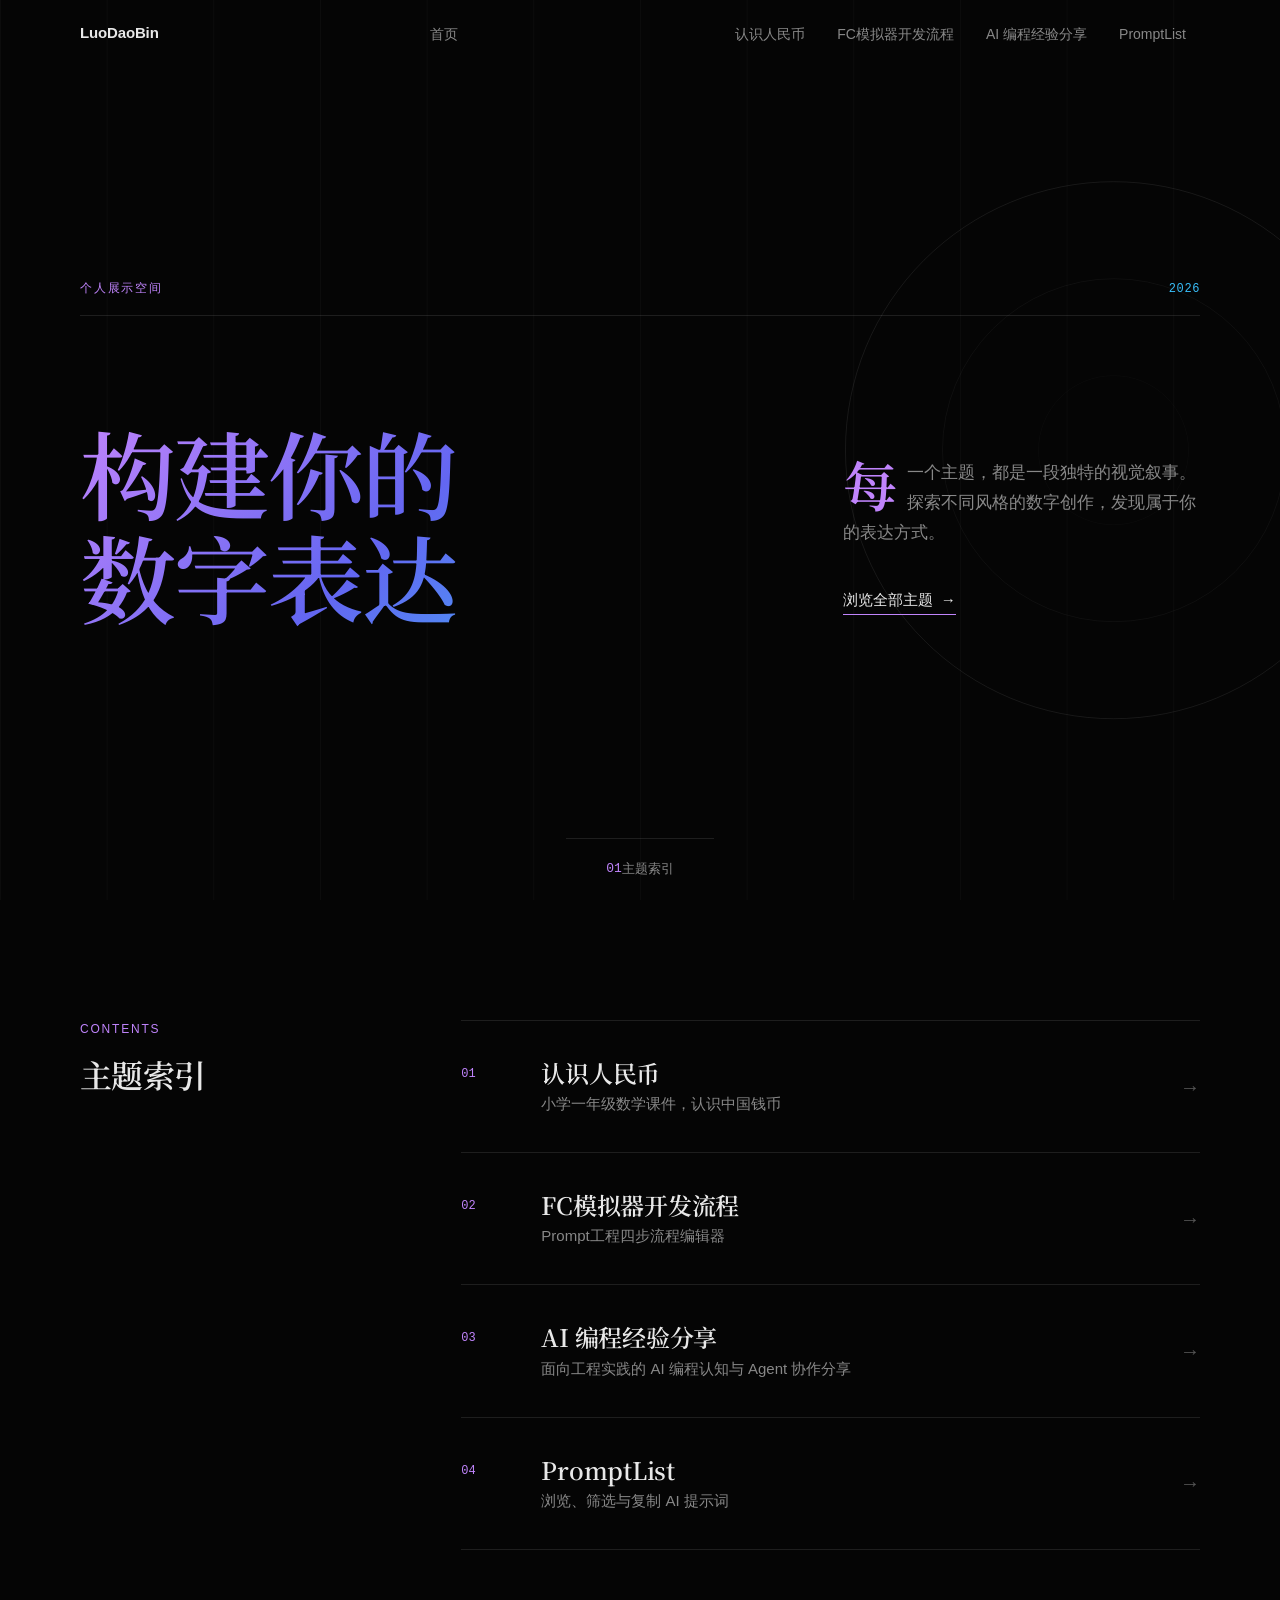
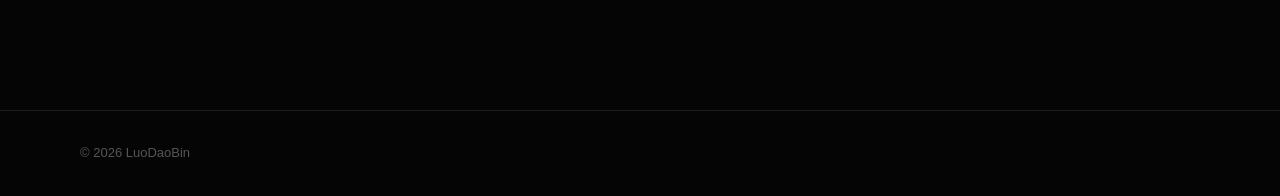
<file: index.html>
<!DOCTYPE html>
<html lang="zh-CN">
<head>
    <meta charset="UTF-8">
    <meta name="viewport" content="width=device-width, initial-scale=1.0">
    <title>个人展示空间</title>
    <link rel="preconnect" href="https://fonts.googleapis.com">
    <link rel="preconnect" href="https://fonts.gstatic.com" crossorigin>
    <link href="https://fonts.googleapis.com/css2?family=Noto+Serif+SC:wght@400;600;700&display=swap" rel="stylesheet">
    <link rel="stylesheet" href="./assets/css/common.css">
</head>
<body>
    <nav class="navbar" id="navbar">
        <div class="nav-inner">
            <a href="./index.html" class="nav-brand">LuoDaoBin</a>
            <a href="./index.html" class="nav-link-home">首页</a>
            <button class="nav-toggle" id="navToggle" aria-label="切换导航">
                <span></span>
                <span></span>
            </button>
            <div class="nav-links" id="navLinks"></div>
        </div>
    </nav>

    <header class="hero">
        <div class="hero-visual" aria-hidden="true">
            <div class="hero-circle hero-circle-1"></div>
            <div class="hero-circle hero-circle-2"></div>
            <div class="hero-circle hero-circle-3"></div>
        </div>
        <div class="container hero-layout">
            <div class="hero-top">
                <span class="hero-eyebrow">个人展示空间</span>
                <span class="hero-year">2026</span>
            </div>
            <h1 class="hero-title">
                <span class="line">构建你的</span>
                <span class="line">数字表达</span>
            </h1>
            <div class="hero-lead">
                <p>每一个主题，都是一段独特的视觉叙事。探索不同风格的数字创作，发现属于你的表达方式。</p>
                <a href="#themes" class="hero-cta">
                    浏览全部主题
                    <span class="cta-arrow">→</span>
                </a>
            </div>
        </div>
        <div class="hero-bottom container">
            <span class="hero-index">01</span>
            <span class="hero-section-name">主题索引</span>
        </div>
    </header>

    <main>
        <section class="themes-section" id="themes">
            <div class="container section-layout">
                <header class="section-header">
                    <span class="section-eyebrow">Contents</span>
                    <h2 class="section-title">主题索引</h2>
                </header>
                <div class="themes-grid" id="themesGrid"></div>
            </div>
        </section>
    </main>

    <footer class="footer">
        <div class="container">
            <p>© 2026 LuoDaoBin</p>
        </div>
    </footer>

    <script src="./assets/js/nav.js"></script>
</body>
</html>
</file>
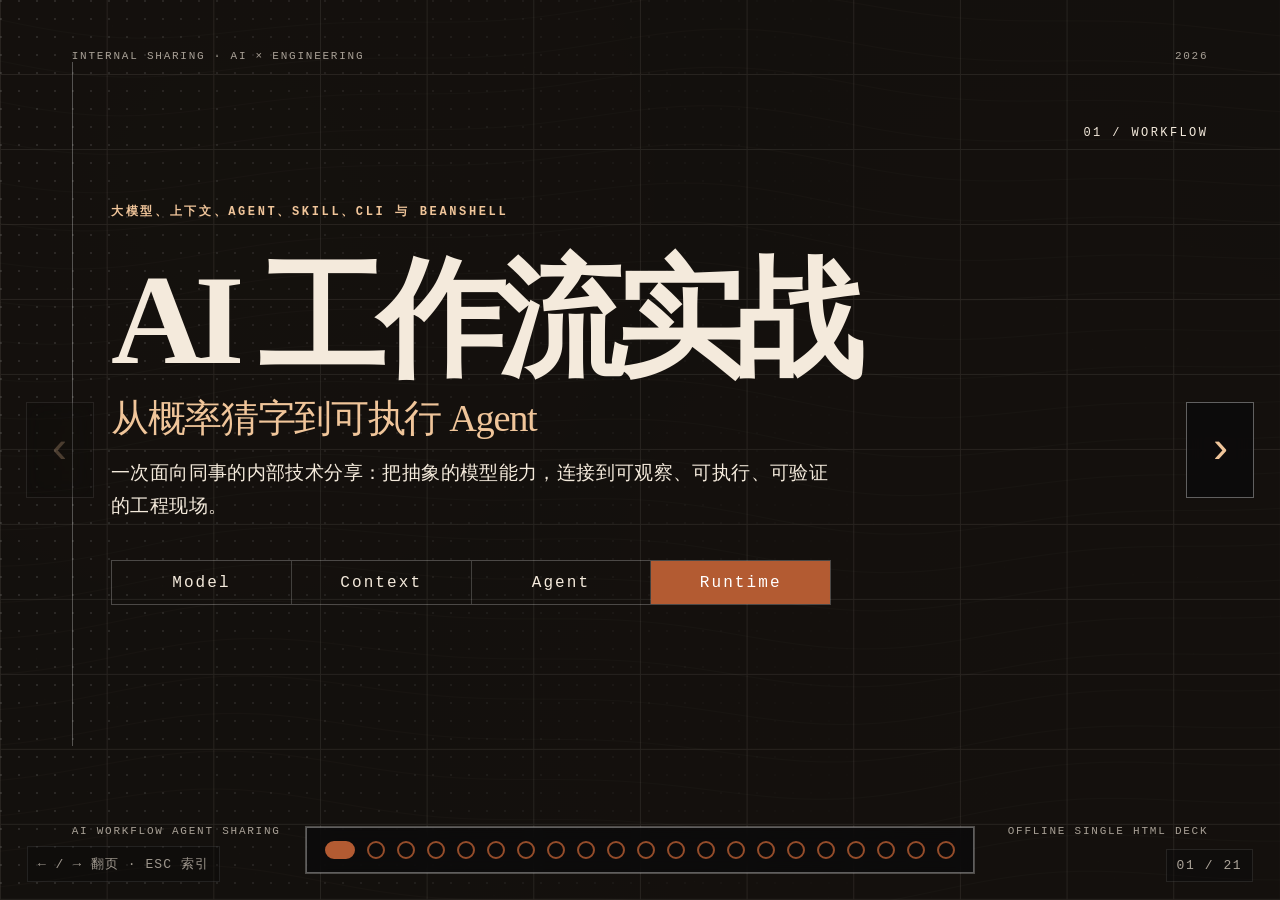
<file: ai-programming-share/index.html>
<!doctype html><html lang="zh-CN"><head><meta charset="utf-8"><meta name="viewport" content="width=device-width, initial-scale=1"><title>AI 工作流实战：从概率猜字到可执行 Agent</title><style>
:root{--ink:#14110e;--ink-rgb:20,17,14;--paper:#f4eadc;--paper-rgb:244,234,220;--paper-tint:#ead9c2;--muted:#8a7a67;--blue:#b35b32;--blue-rgb:179,91,50;--orange:#8f3f2b;--serif:"Noto Serif SC","Source Han Serif SC","Songti SC",Georgia,serif;--sans:"Noto Sans SC","Inter","Helvetica Neue",Arial,sans-serif;--mono:"IBM Plex Mono","SFMono-Regular",Consolas,"Liberation Mono",monospace}*{box-sizing:border-box;margin:0;padding:0}html,body{width:100%;height:100%;overflow:hidden;background:var(--ink);color:var(--paper);font-family:var(--sans);-webkit-font-smoothing:antialiased;text-rendering:optimizeLegibility}#bg{position:fixed;inset:0;width:100vw;height:100vh;z-index:0;background:var(--ink)}body::before{content:"";position:fixed;inset:0;pointer-events:none;z-index:1;background:radial-gradient(circle at 18% 20%,rgba(179,91,50,.10),transparent 34%),radial-gradient(circle at 82% 74%,rgba(143,63,43,.10),transparent 38%);mix-blend-mode:multiply}body:not(.light-mode)::before{mix-blend-mode:screen;opacity:.45}#deck{position:fixed;inset:0;height:100vh;display:flex;transition:transform .85s cubic-bezier(.77,0,.175,1);z-index:2;will-change:transform}.slide{width:100vw;height:100vh;flex:0 0 100vw;position:relative;overflow:hidden;padding:5.6vh 5.6vw 7vh;display:flex;flex-direction:column;isolation:isolate}.slide.light{background:rgba(var(--paper-rgb),.94);color:var(--ink)}.slide.dark{background:rgba(var(--ink-rgb),.90);color:var(--paper)}.slide.hero.dark{background:rgba(var(--ink-rgb),.68)}.slide.hero.light{background:rgba(var(--paper-rgb),.82)}.slide::before{content:"";position:absolute;inset:0;z-index:-1;pointer-events:none;background-image:linear-gradient(90deg,currentColor 1px,transparent 1px),linear-gradient(0deg,currentColor 1px,transparent 1px);background-size:8.333vw 8.333vh;opacity:.035}.slide.dark::before{opacity:.055}.slide.hero::before{opacity:.085}.cover-ikb{background:var(--blue)!important;color:white}.cover-ikb::before{opacity:.11}.cover-unified{background:rgba(var(--ink-rgb),.90)!important;color:var(--paper)}.cover-unified::before{opacity:.075}.cover-unified::after{display:none}.cover-unified .cover-center{border-left:1px solid rgba(255,255,255,.28);padding-left:3vw}.cover-unified .h-hero{max-width:74vw}.cover-unified .h-sub{color:#f0c59a}.cover-unified .lead{max-width:720px}.cover-unified .ascii-field{opacity:.30;mask-image:linear-gradient(90deg,black 0,transparent 70%)}.chrome,.foot{display:flex;justify-content:space-between;align-items:flex-start;font-family:var(--mono);font-size:11px;letter-spacing:.16em;text-transform:uppercase;opacity:.66;position:relative;z-index:5}.foot{margin-top:auto;align-items:flex-end}.foot div:first-child{max-width:60vw}.kicker{font-family:var(--mono);letter-spacing:.22em;text-transform:uppercase;font-size:12px;color:var(--blue);font-weight:600;margin-bottom:2.6vh}.dark .kicker,.cover-ikb .kicker{color:#f0c59a}.hero.light .kicker{color:var(--blue)}.h-hero{font-family:var(--serif);font-weight:700;letter-spacing:-.07em;line-height:.92;font-size:clamp(74px,10vw,172px)}.h-xl{font-family:var(--serif);font-weight:650;letter-spacing:-.06em;line-height:1.02;font-size:clamp(50px,6.3vw,112px)}.h-lg{font-family:var(--serif);font-weight:650;letter-spacing:-.045em;line-height:1.04;font-size:clamp(42px,4.8vw,88px)}.h-sub{font-family:var(--serif);font-weight:420;letter-spacing:-.035em;line-height:1.08;font-size:clamp(28px,3vw,54px);opacity:.88}.h-sub.small{font-size:clamp(26px,2.7vw,48px);margin-top:3vh}.h-statement{font-family:var(--serif);font-weight:700;letter-spacing:-.065em;line-height:1.02;font-size:clamp(58px,7.2vw,132px)}.h-statement span{color:var(--blue)}.dark .h-statement span{color:#d79a63}.lead{font-size:clamp(19px,1.45vw,28px);line-height:1.72;letter-spacing:.02em;opacity:.84}.body{font-size:clamp(17px,1.18vw,22px);line-height:1.85;opacity:.82}.small-note{font-family:var(--mono);font-size:12px;line-height:1.8;letter-spacing:.04em;opacity:.64;margin-top:3vh}.on-dark{color:rgba(255,255,255,.70)}.max-520{max-width:520px}.max-620{max-width:620px}.max-760{max-width:760px}.max-820{max-width:820px}.max-920{max-width:920px}.max-980{max-width:980px}.top-gap{padding-top:7.5vh}.center-left{display:grid;align-content:center;min-height:76vh}.statement{padding-top:8vh}.cover-center{display:grid;gap:2vh;align-content:center;min-height:76vh;position:relative;z-index:2}.cover-mark{position:absolute;right:5.6vw;top:14vh;font-family:var(--mono);font-size:12px;letter-spacing:.2em;opacity:.65}.ascii-field{position:absolute;inset:0;z-index:0;background-image:radial-gradient(circle at 1px 1px,rgba(255,255,255,.36) 1px,transparent 0);background-size:18px 18px;mask-image:radial-gradient(circle at 65% 45%,black 0,transparent 58%);animation:pulse 3.8s ease-in-out infinite alternate}@keyframes pulse{from{opacity:.22;transform:scale(1)}to{opacity:.42;transform:scale(1.02)}}.split{display:grid;grid-template-columns:1.03fr .97fr;gap:6vw;align-items:center}.tech-grid{display:grid;grid-template-columns:.85fr 1.15fr;gap:4vw;align-items:start}.final-grid,.case-grid{display:grid;grid-template-columns:1fr 1fr;gap:6vw;align-items:start}.closing-grid{display:grid;grid-template-columns:1.15fr .85fr;gap:6vw;align-items:center;min-height:76vh}.act-center{display:grid;gap:4vh;align-content:center;min-height:78vh}.invert{color:var(--ink)}.diagram{border:1px solid currentColor;min-height:46vh;position:relative;color:inherit;background:rgba(255,255,255,.02)}.light .diagram{background:rgba(0,0,0,.02)}.diagram svg{width:100%;height:100%;display:block}.node{fill:transparent;stroke:currentColor;stroke-width:1}.node.soft{fill:rgba(var(--blue-rgb),.08)}.node.accent{stroke:var(--blue);stroke-width:2}.svg-label{fill:currentColor;font:600 20px var(--sans)}.svg-mini{fill:currentColor;font:400 14px var(--mono);opacity:.6}.arrow{fill:none;stroke:currentColor;stroke-width:1.2;marker-end:url(#arrow);opacity:.7}.accent-line{fill:none;stroke:var(--blue);stroke-width:4}.loop{stroke:var(--blue);opacity:.85}.grid-bg::after,.grid-bg-paper::after{content:"";position:absolute;inset:auto 5.6vw 7vh auto;width:32vw;height:32vw;border:1px solid currentColor;opacity:.05;z-index:-1}.grid-bg-paper::after{opacity:.075}.rowlines{margin-top:7vh;border-top:1px solid rgba(0,0,0,.25);max-width:1050px}.rowlines div{display:grid;grid-template-columns:90px 1fr;gap:2vw;padding:2.2vh 0;border-bottom:1px solid rgba(0,0,0,.2);align-items:center}.rowlines span,.cards span,.takeaways span,.timeline span{font-family:var(--mono);font-size:12px;letter-spacing:.2em;color:var(--blue)}.rowlines p{font-size:clamp(22px,2.2vw,36px);font-family:var(--serif);letter-spacing:-.03em}.code-card{font-family:var(--mono);font-size:clamp(13px,1vw,17px);line-height:1.62;white-space:pre-wrap;border:1px solid currentColor;padding:3vh 2vw;background:rgba(255,255,255,.045);color:inherit;overflow:hidden}.light .code-card{background:rgba(0,0,0,.045)}.xml{min-height:56vh}.spec-tags{display:grid;gap:1.2vh;margin-top:6vh;max-width:520px}.spec-tags span,.feature-lines span{display:block;border-top:1px solid currentColor;padding:1.3vh 0;font-family:var(--mono);font-size:13px;letter-spacing:.06em;opacity:.78}.rules-list{list-style:none;margin-top:5vh;border-top:1px solid rgba(255,255,255,.25)}.rules-list li{padding:1.55vh 0;border-bottom:1px solid rgba(255,255,255,.18);font-size:clamp(18px,1.4vw,26px)}.rules-list code,.code-card code,code{font-family:var(--mono);font-size:.9em;color:inherit}.react-loop{position:relative;min-height:520px}.loop-node{position:absolute;width:180px;height:110px;border:1px solid currentColor;display:grid;align-content:center;gap:.6vh;padding:18px;background:var(--paper)}.loop-node b{font-family:var(--mono);letter-spacing:.08em}.loop-node span{font-size:14px;opacity:.72}.thought{left:160px;top:18px}.action{right:24px;top:220px}.obs{left:30px;bottom:25px}.loop-core{position:absolute;left:205px;top:215px;width:130px;height:130px;display:grid;place-items:center;background:var(--blue);color:white;font-family:var(--mono);letter-spacing:.1em}.loop-arrows{position:absolute;inset:0;width:100%;height:100%;fill:none;stroke:var(--blue);stroke-width:2;pointer-events:none}.boundary-strip{margin-top:6vh;display:flex;gap:0;max-width:900px;border:1px solid rgba(0,0,0,.3)}.boundary-strip span{flex:1;padding:2vh 1vw;text-align:center;font-family:var(--mono);letter-spacing:.13em;border-right:1px solid rgba(0,0,0,.22)}.boundary-strip span:last-child{border-right:0;background:var(--blue);color:white}.cover-strip{margin-top:2.2vh;max-width:720px;border-color:rgba(255,255,255,.24)}.cover-strip span{color:var(--paper);border-color:rgba(255,255,255,.20);padding:1.4vh .8vw}.cover-strip span:last-child{background:var(--blue);color:white}.cards{display:grid;gap:1px;margin-top:6vh;background:currentColor;border:1px solid currentColor}.cards.four{grid-template-columns:repeat(4,1fr)}.cards.three{grid-template-columns:repeat(3,1fr)}.cards.six{grid-template-columns:repeat(3,1fr)}.cards article{min-height:31vh;background:var(--ink);color:var(--paper);padding:2.6vh 1.8vw;display:flex;flex-direction:column;gap:2vh}.light .cards article{background:var(--paper);color:var(--ink)}.cards h3,.takeaways h3{font-family:var(--serif);font-size:clamp(28px,2.5vw,45px);letter-spacing:-.04em}.cards p,.takeaways p{font-size:clamp(15px,1.05vw,20px);line-height:1.75;opacity:.76}.cards .accent-card{background:var(--blue)!important;color:white}.compact article{min-height:22vh}.wide article{min-height:26vh}.callout{margin-top:5vh;font-family:var(--serif);font-size:clamp(24px,2.5vw,44px);line-height:1.25;max-width:1160px}.callout.ink{color:var(--blue)}.body-list{margin-top:4vh;list-style:none;border-top:1px solid rgba(0,0,0,.22)}.body-list li{padding:1.8vh 0;border-bottom:1px solid rgba(0,0,0,.15);font-size:clamp(18px,1.35vw,25px);line-height:1.55}.jvm{display:grid;place-items:center;min-height:50vh}.jvm-box{width:72%;height:260px;border:1px solid currentColor;display:grid;align-content:start;gap:3vh;padding:28px}.jvm-box b{font-family:var(--mono);letter-spacing:.15em}.jvm-box span{opacity:.56}.jvm-grid{display:grid;grid-template-columns:repeat(3,1fr);gap:1px;background:currentColor}.jvm-grid em{font-style:normal;background:var(--paper);padding:34px 12px;text-align:center;font-family:var(--mono)}.bsh-box,.result-box{position:absolute;border:1px solid var(--blue);padding:18px 26px;font-family:var(--mono);background:var(--paper)}.bsh-box{left:6%;bottom:8%}.result-box{right:6%;bottom:8%;background:var(--blue);color:#fff}.duo{display:grid;grid-template-columns:1fr 1fr;gap:1px;background:rgba(0,0,0,.35);border:1px solid rgba(0,0,0,.35);margin-top:5vh}.duo-col{background:var(--paper);padding:4vh 3vw;min-height:42vh}.duo-col h2,.before-after h2{font-family:var(--mono);letter-spacing:.18em;text-transform:uppercase;color:var(--blue);margin-bottom:3vh}.duo-col ul{list-style:none;display:grid;gap:1.8vh}.duo-col li{font-size:clamp(18px,1.35vw,25px);line-height:1.4}.duo-col.bad h2{color:var(--orange)}.pipeline{margin-top:7vh;display:grid;grid-template-columns:repeat(7,1fr);gap:0;align-items:center;border:1px solid rgba(255,255,255,.32)}.pipeline div{min-height:15vh;display:grid;place-items:center;text-align:center;font-family:var(--mono);font-size:clamp(13px,1.1vw,18px);background:rgba(255,255,255,.03);border-right:1px solid rgba(255,255,255,.18)}.pipeline div:nth-child(6){background:var(--blue);color:white}.pipeline div small{display:block;margin-top:.55vh;font-size:.72em;opacity:.72;letter-spacing:.06em}.pipeline i{display:none}.feature-lines{display:grid;grid-template-columns:repeat(5,1fr);gap:2vw;margin-top:4vh}.feature-lines span{border-color:rgba(255,255,255,.28)}blockquote{font-family:var(--serif);font-size:clamp(26px,2.7vw,52px);line-height:1.28;letter-spacing:-.04em;border-left:4px solid var(--blue);padding-left:2vw}.paper-quote{font-size:clamp(23px,2.2vw,42px);max-width:1120px;margin-top:3vh}.result{margin-top:5vh;font-size:clamp(20px,1.5vw,30px);line-height:1.5;color:#f0c59a}.timeline{display:grid;gap:1px;background:rgba(255,255,255,.28);border:1px solid rgba(255,255,255,.28)}.timeline div{display:grid;grid-template-columns:70px 1fr;gap:1vw;align-items:center;background:var(--ink);padding:2.3vh 2vw;font-size:clamp(18px,1.3vw,24px)}.before-after{display:grid;grid-template-columns:1fr 1fr;gap:1px;background:rgba(0,0,0,.3);border:1px solid rgba(0,0,0,.3);margin-top:4vh}.before-after section{background:var(--paper);padding:3.4vh 3vw;min-height:32vh}.before-after .after{background:var(--blue);color:white}.before-after .after h2{color:white}.before-after p{font-size:clamp(19px,1.4vw,26px);line-height:1.6;margin-bottom:2vh}.before-after ul{list-style:none;display:grid;gap:1vh;font-family:var(--mono);opacity:.8}.takeaways{display:grid;gap:1px;background:rgba(255,255,255,.25);border:1px solid rgba(255,255,255,.25)}.takeaways article{background:var(--ink);padding:3vh 2.4vw;min-height:21vh}.closing .h-statement{font-size:clamp(50px,5.7vw,104px)}.debug-scene{height:56vh;border:1px solid rgba(0,0,0,.3);position:relative;background:linear-gradient(135deg,rgba(179,91,50,.08),transparent),rgba(10,10,11,.06);overflow:hidden}.terminal-panel{position:absolute;left:9%;top:17%;width:72%;height:56%;background:var(--ink);color:var(--paper);padding:48px 28px 22px;border:1px solid rgba(0,0,0,.75)}.terminal-panel>span{position:absolute;top:18px;width:9px;height:9px;border-radius:50%;background:#777}.terminal-panel>span:nth-child(1){left:18px}.terminal-panel>span:nth-child(2){left:34px}.terminal-panel>span:nth-child(3){left:50px;background:var(--blue)}.terminal-panel pre{font-family:var(--mono);font-size:clamp(14px,1.1vw,19px);line-height:1.8;color:#f8dec0}.thread-lines i{position:absolute;height:1px;background:var(--blue);opacity:.55}.thread-lines i:nth-child(1){left:7%;right:12%;top:76%}.thread-lines i:nth-child(2){left:20%;right:5%;top:82%}.thread-lines i:nth-child(3){left:4%;right:32%;top:88%}.thread-lines i:nth-child(4){left:35%;right:9%;top:29%}.limit-grid{display:grid;grid-template-columns:repeat(4,1fr);gap:1px;background:rgba(0,0,0,.32);border:1px solid rgba(0,0,0,.32);margin-top:5.5vh}.limit-grid article{background:var(--paper);min-height:34vh;padding:3vh 2vw;display:flex;flex-direction:column;gap:2vh}.limit-grid article.accent-card{background:var(--blue);color:white}.limit-grid span{font-family:var(--mono);font-size:12px;letter-spacing:.2em;color:var(--blue)}.limit-grid .accent-card span{color:#f0c59a}.limit-grid h3{font-family:var(--serif);font-size:clamp(25px,2.05vw,38px);line-height:1.12;letter-spacing:-.04em}.limit-grid p{font-size:clamp(15px,1.08vw,20px);line-height:1.75;opacity:.82}.limit-grid code{font-family:var(--mono);font-size:.88em;background:rgba(0,0,0,.06);padding:.1em .25em}.limit-grid .accent-card code{background:rgba(255,255,255,.16)}.bsh-merged{display:grid;grid-template-columns:.92fr 1.08fr;gap:4vw;align-items:start}.mini-pillars{display:grid;grid-template-columns:1fr;gap:1px;background:rgba(0,0,0,.25);border:1px solid rgba(0,0,0,.25);margin-top:4vh}.mini-pillars article{background:var(--paper);padding:2vh 1.6vw;display:grid;grid-template-columns:52px 150px 1fr;gap:1vw;align-items:start}.mini-pillars span{font-family:var(--mono);font-size:12px;letter-spacing:.16em;color:var(--blue)}.mini-pillars h3{font-family:var(--serif);font-size:clamp(22px,1.7vw,32px);line-height:1.12;letter-spacing:-.04em}.mini-pillars p{font-size:clamp(14px,.95vw,18px);line-height:1.6;opacity:.76}.limit-list{display:grid;gap:1px;background:rgba(0,0,0,.32);border:1px solid rgba(0,0,0,.32);margin-top:3vh}.limit-list article{background:var(--paper);padding:2.2vh 2vw}.limit-list article.accent{background:var(--blue);color:white}.limit-list b{display:block;font-family:var(--serif);font-size:clamp(24px,1.9vw,36px);letter-spacing:-.04em;line-height:1.12;margin-bottom:1vh}.limit-list p{font-size:clamp(15px,1vw,19px);line-height:1.65;opacity:.82}.limit-list code,.mini-pillars code{font-family:var(--mono);font-size:.88em;background:rgba(0,0,0,.06);padding:.08em .22em}.limit-list .accent code{background:rgba(255,255,255,.16)}.skill-chain{margin-top:4.5vh;display:grid;grid-template-columns:1fr;justify-items:center;gap:1.2vh}.skill-chain article{width:min(980px,72vw);border:1px solid rgba(255,255,255,.28);background:rgba(255,255,255,.045);padding:2.2vh 2vw}.skill-chain article.root{border-color:rgba(216,227,255,.45)}.skill-chain article.mid{background:rgba(179,91,50,.18);border-color:rgba(169,195,255,.55)}.skill-chain article.accent{background:var(--blue);color:white;border-color:var(--blue)}.skill-chain span{display:block;font-family:var(--mono);font-size:11px;letter-spacing:.2em;color:#d79a63;margin-bottom:1vh}.skill-chain h3{font-family:var(--serif);font-size:clamp(26px,2.25vw,42px);letter-spacing:-.04em;line-height:1.08;margin-bottom:.8vh}.skill-chain p{font-size:clamp(14px,1vw,19px);line-height:1.65;opacity:.82}.skill-chain code{font-family:var(--mono);font-size:.9em;background:rgba(255,255,255,.12);padding:.1em .25em}.chain-arrow{font-family:var(--mono);font-size:28px;color:#d79a63;line-height:1}.branch{display:grid;grid-template-columns:1fr 1fr;gap:min(22vw,330px);height:30px;align-items:end}.leaf-grid{display:grid;grid-template-columns:1fr 1fr;gap:1.4vw;width:min(1120px,82vw)}.leaf-grid article{width:auto;min-height:18vh}.dynamic-table-wrap{margin-top:3.8vh;border:1px solid rgba(20,17,14,.24);background:rgba(255,255,255,.18);overflow:hidden}.dynamic-table{width:100%;border-collapse:collapse;font-family:var(--sans);table-layout:fixed}.dynamic-table th{font-family:var(--mono);font-size:11px;letter-spacing:.12em;text-transform:uppercase;text-align:left;color:var(--blue);padding:1.2vh .75vw;border-bottom:1px solid rgba(20,17,14,.24);background:rgba(20,17,14,.045)}.dynamic-table td{font-size:clamp(12px,.78vw,15px);line-height:1.38;vertical-align:top;padding:1.05vh .75vw;border-bottom:1px solid rgba(20,17,14,.13);border-right:1px solid rgba(20,17,14,.10)}.dynamic-table td:last-child,.dynamic-table th:last-child{border-right:0}.dynamic-table tr:last-child td{border-bottom:0}.dynamic-table code{font-family:var(--mono);font-size:.9em;background:rgba(179,91,50,.10);padding:.08em .22em}.dynamic-table .emphasis td{background:rgba(179,91,50,.12)}.dynamic-table .emphasis td:first-child{font-weight:700;color:var(--blue)}.dynamic-table th:nth-child(1){width:19%}.dynamic-table th:nth-child(2){width:10%}.dynamic-table th:nth-child(3){width:19%}.dynamic-table th:nth-child(4){width:17%}.dynamic-table th:nth-child(5){width:13%}.dynamic-table th:nth-child(6){width:22%}.mgclient-prompt{display:grid;grid-template-columns:.92fr 1.08fr;gap:3.5vw;align-items:start}.prompt-block{border:1px solid rgba(244,234,220,.26);background:rgba(244,234,220,.055);padding:2vh 1.8vw;margin-top:2vh}.prompt-block.target{background:rgba(179,91,50,.16);border-color:rgba(240,197,154,.38)}.prompt-block.note{border-color:rgba(240,197,154,.42)}.prompt-block h3{font-family:var(--mono);font-size:12px;letter-spacing:.18em;text-transform:uppercase;color:#f0c59a;margin-bottom:1.2vh}.prompt-block p,.prompt-block li{font-size:clamp(13px,.95vw,18px);line-height:1.58;opacity:.84}.prompt-block ol{padding-left:1.25em;display:grid;gap:.75vh}.prompt-block code{font-family:var(--mono);font-size:.86em;background:rgba(244,234,220,.12);padding:.08em .24em;color:#f8dec0;word-break:break-all}.mg-right .prompt-block:first-child{margin-top:0}.mgclient-prompt .h-lg{font-size:clamp(38px,4.05vw,76px)}#nav{position:fixed;left:50%;bottom:3vh;transform:translateX(-50%);display:flex;gap:12px;z-index:20;padding:13px 18px;border:1px solid rgba(179,91,50,.42);background:rgba(241,239,234,.86);backdrop-filter:blur(10px);box-shadow:0 0 0 1px rgba(255,255,255,.25)}
body:not(.light-mode) #nav{background:rgba(10,10,11,.68);border-color:rgba(255,255,255,.34)}
#nav button{width:18px;height:18px;border-radius:50%;border:2px solid var(--blue);background:transparent;cursor:pointer;padding:0;opacity:.82;transition:transform .18s ease,background .18s ease,opacity .18s ease}
#nav button:hover{transform:scale(1.2);opacity:1;background:rgba(179,91,50,.20)}
#nav button.active{width:30px;border-radius:999px;background:var(--blue);transform:scale(1);opacity:1}
.page-arrow{position:fixed;top:50%;transform:translateY(-50%);z-index:22;width:68px;height:96px;border:1px solid rgba(179,91,50,.45);background:rgba(241,239,234,.82);color:var(--blue);font-size:44px;line-height:1;font-family:var(--mono);cursor:pointer;display:grid;place-items:center;backdrop-filter:blur(10px);transition:transform .18s ease,background .18s ease,color .18s ease}
body:not(.light-mode) .page-arrow{background:rgba(10,10,11,.66);border-color:rgba(255,255,255,.35);color:#f0c59a}
.page-arrow:hover{transform:translateY(-50%) scale(1.06);background:var(--blue);color:white}.page-arrow.prev{left:2vw}.page-arrow.next{right:2vw}.page-arrow:disabled{opacity:.25;cursor:default;transform:translateY(-50%);background:rgba(128,128,128,.18);color:currentColor}
#counter{position:fixed;right:2.1vw;bottom:2vh;z-index:20;font-family:var(--mono);font-size:13px;letter-spacing:.12em;opacity:.68;color:currentColor;background:rgba(241,239,234,.58);padding:8px 10px;border:1px solid rgba(0,0,0,.12)}
body:not(.light-mode) #counter{background:rgba(10,10,11,.55);border-color:rgba(255,255,255,.14)}
#help{position:fixed;left:2.1vw;bottom:2vh;z-index:20;font-family:var(--mono);font-size:13px;letter-spacing:.08em;opacity:.62;color:currentColor;background:rgba(241,239,234,.58);padding:8px 10px;border:1px solid rgba(0,0,0,.12)}
body:not(.light-mode) #help{background:rgba(10,10,11,.55);border-color:rgba(255,255,255,.14)}
.index-open #index{opacity:1;pointer-events:auto}#index{position:fixed;inset:0;z-index:30;background:rgba(10,10,11,.94);color:var(--paper);opacity:0;pointer-events:none;transition:.2s;display:grid;grid-template-columns:repeat(4,1fr);gap:1px;padding:8vh 6vw}.thumb{border:1px solid rgba(255,255,255,.18);padding:2vh 1.4vw;cursor:pointer;display:flex;flex-direction:column;justify-content:space-between;min-height:18vh}.thumb b{font-family:var(--mono);font-size:12px;color:#d79a63}.thumb span{font-family:var(--serif);font-size:24px;line-height:1.15}.thumb:hover{background:rgba(255,255,255,.08)}[data-anim]{opacity:0;transform:translateY(16px);transition:opacity .72s ease,transform .72s cubic-bezier(.22,1,.36,1)}.active [data-anim]{opacity:1;transform:none}.active [data-anim]:nth-child(2){transition-delay:.08s}.active [data-anim]:nth-child(3){transition-delay:.16s}.active [data-anim]:nth-child(4){transition-delay:.24s}.active [data-anim]:nth-child(5){transition-delay:.32s}.active [data-anim]:nth-child(6){transition-delay:.40s}@media(max-width:900px){.split,.tech-grid,.final-grid,.case-grid,.closing-grid{grid-template-columns:1fr;gap:3vh}.cards.four,.cards.three,.cards.six,.feature-lines,.duo,.before-after,.limit-grid,.bsh-merged,.leaf-grid,.mgclient-prompt{grid-template-columns:1fr}.slide{padding:4vh 5vw 7vh}.h-hero{font-size:15vw}.h-statement{font-size:11vw}.pipeline{grid-template-columns:1fr}.pipeline div{min-height:auto;padding:2vh}.react-loop{transform:scale(.78);transform-origin:top left}.foot,.chrome{font-size:9px}}
</style></head><body><canvas id="bg" aria-hidden="true"></canvas><div id="deck"><section class="slide hero dark cover-unified" data-layout="S01 Cover"><!-- speaker-note:
开场先建立分享范围：不是讲 AI 概念合集，而是从模型机制一路落到真实工程工作流。
--><div class="chrome"><div>Internal Sharing · AI × Engineering</div><div>2026</div></div><div class="ascii-field" aria-hidden="true"></div><div class="cover-mark" data-anim>01 / WORKFLOW</div><main class="cover-center"><p class="kicker" data-anim>大模型、上下文、Agent、Skill、CLI 与 BeanShell</p><h1 class="h-hero" data-anim>AI 工作流实战</h1><h2 class="h-sub" data-anim>从概率猜字到可执行 Agent</h2><p class="lead max-760" data-anim>一次面向同事的内部技术分享：把抽象的模型能力，连接到可观察、可执行、可验证的工程现场。</p><div class="boundary-strip cover-strip" data-anim><span>Model</span><span>Context</span><span>Agent</span><span>Runtime</span></div></main><div class="foot"><div>AI Workflow Agent Sharing</div><div>offline single HTML deck</div></div></section>






<section class="slide light" data-layout="S03 Statement"><!-- speaker-note:
这一页要把“概率续写器”讲得通俗，但马上补充：它不是玩具，能力来自大规模训练和泛化。
--><div class="chrome"><div>Act I · Model</div><div>02 / 21</div></div><main class="statement center-left"><p class="kicker" data-anim>核心判断</p><h1 class="h-statement" data-anim>大模型不是「人」<br><span>而是极强的概率续写器</span></h1><p class="lead max-920" data-anim>它根据前文一个 token 一个 token 地生成后续文本，却通过训练获得了超越普通人的知识储备、模式识别与推理能力。</p><p class="small-note" data-anim>注：这是通俗化描述；实际能力来自大规模训练、表示学习和推理模式泛化。</p></main><div class="foot"><div>Probability · Representation · Generalization</div><div>02</div></div></section>






<section class="slide dark grid-bg" data-layout="S17 System Diagram"><!-- speaker-note:
强调生成不是一次吐出完整答案，而是把已生成内容持续接回上下文，再预测下一个 token。
--><div class="chrome"><div>Act I · Next Token Prediction</div><div>03 / 21</div></div><main class="split top-gap"><div><p class="kicker" data-anim>生成机制</p><h1 class="h-xl" data-anim>一个字接一个字地猜，<br>直到形成答案。</h1><p class="body max-620" data-anim>输入不是“问题”本身，而是已经展开的上下文：system prompt、用户消息、历史回答、工具观察，都会成为下一次概率分布的条件。</p></div><div class="diagram next-token" data-anim><svg viewBox="0 0 820 460" role="img"><defs><marker id="arrow" markerWidth="10" markerHeight="10" refX="8" refY="3" orient="auto" markerUnits="strokeWidth"><path d="M0,0 L0,6 L9,3 z" fill="currentColor"/></marker></defs><rect x="30" y="80" width="170" height="96" class="node"/><text x="54" y="120" class="svg-label">前文 / Prompt</text><text x="54" y="148" class="svg-mini">messages</text><rect x="255" y="80" width="170" height="96" class="node"/><text x="285" y="120" class="svg-label">模型</text><text x="285" y="148" class="svg-mini">probability</text><rect x="480" y="80" width="170" height="96" class="node accent"/><text x="520" y="120" class="svg-label">next token</text><text x="520" y="148" class="svg-mini">下一个词元</text><path d="M205 128 H250" class="arrow"/><path d="M430 128 H475" class="arrow"/><rect x="280" y="250" width="300" height="130" class="node soft"/><polyline points="314,340 355,292 392,320 432,274 472,306 544,270" class="accent-line"/><text x="310" y="290" class="svg-label">概率分布</text><text x="310" y="364" class="svg-mini">token A / token B / token C ...</text><path d="M565 180 C565 220 690 220 690 128 C690 42 215 42 115 78" class="arrow loop"/><text x="598" y="232" class="svg-mini">接回输入，继续循环</text></svg></div></main><div class="foot"><div>Input → Distribution → Token → Loop</div><div>03</div></div></section>






<section class="slide dark" data-layout="S21 Tech Spec Sheet"><!-- speaker-note:
用伪代码把 context loop 具象化：不是模型持续在线，而是客户端不断把新消息追加回请求。
--><div class="chrome"><div>Act I · Runtime</div><div>04 / 21</div></div><main class="tech-grid top-gap"><div data-anim><p class="kicker">Context Loop</p><h1 class="h-lg">把“对话”还原成请求循环</h1><p class="body max-520">每一轮看似连续，底层其实是 messages 数组的持续增长。context window 是上限，轮次越多，token 成本越高。</p><div class="spec-tags"><span>messages 持续增长</span><span>context window 是上限</span><span>token 消耗随轮次增加</span></div></div><pre class="code-card" data-anim><code>messages = [
    {
        "role": "system",
        "content": self.render_system_prompt(react_system_prompt_template)
    },
    {
        "role": "user",
        "content": f"&lt;question&gt;{user_input}&lt;/question&gt;"
    }
]

while True:
    # 请求模型
    content = self.call_model(messages)

    # 处理 content
    # 等待用户输入，或调用工具产生新的输入
    # 产生新的请求数据 new_msg

    messages.append({
        "role": "user",
        "content": new_msg
    })</code></pre></main><div class="foot"><div>Client-side memory as request construction</div><div>04</div></div></section>






<section class="slide hero light" data-layout="S02 Act Divider"><!-- speaker-note:
这一页切到第二部分：Chat 是入口，Agent 是可工作的运行环境。
--><div class="chrome"><div>Act II · Agent</div><div>05 / 21</div></div><main class="act-center"><p class="kicker" data-anim>从 Chat 到 Agent</p><h1 class="h-hero invert" data-anim>聊天只是入口<br>Agent 才是工作台</h1><p class="lead max-820" data-anim>最初的大模型主要是问答对话。Agent 为大模型提供“眼睛”和“手”，让它可以观察环境、调用工具、执行任务。</p></main><div class="foot"><div>Observe · Act · Verify</div><div>05</div></div></section>






<section class="slide light grid-bg-paper" data-layout="S14 Loop Diagram"><!-- speaker-note:
ReAct 的重点不是链式思考展示，而是 Action 后等待真实 Observation，不编造环境反馈。
--><div class="chrome"><div>Act II · ReAct</div><div>06 / 21</div></div><main class="split top-gap"><div><p class="kicker" data-anim>Agent 范式</p><h1 class="h-xl" data-anim>Thought → Action → Observation</h1><p class="body max-620" data-anim>ReAct 把推理与外部环境交互统一到一个循环中，成为 Code Interpreter、Devin、编程 Agent 的底层交互范式之一。</p></div><div class="react-loop" data-anim><div class="loop-node thought"><b>Thought</b><span>思考下一步</span></div><div class="loop-node action"><b>Action</b><span>调用工具 / CLI</span></div><div class="loop-node obs"><b>Observation</b><span>读取真实结果</span></div><div class="loop-core">Repeat</div><svg class="loop-arrows" viewBox="0 0 500 500"><path d="M250 65 C410 90 450 245 365 365"/><path d="M348 383 l24 -18 l-2 30"/><path d="M348 383 C210 455 75 350 85 205"/><path d="M78 187 l20 24 l-31 2"/><path d="M92 175 C120 70 210 45 250 65"/><path d="M252 52 l-8 30 l30 -14"/></svg></div></main><div class="foot"><div>Reasoning with external feedback</div><div>06</div></div></section>






<section class="slide dark" data-layout="S21 Tech Spec Sheet"><!-- speaker-note:
提示词不是自然语言作文，而是 runtime contract：约束模型如何和工具、环境协作。
--><div class="chrome"><div>Act II · Contract</div><div>07 / 21</div></div><main class="tech-grid top-gap"><pre class="code-card xml" data-anim><code>你是 XXX Agent，你需要解决一个问题。

对于每个步骤：
&lt;thought&gt;思考要做什么&lt;/thought&gt;
&lt;action&gt;调用一个工具&lt;/action&gt;

然后等待真实环境返回：
&lt;observation&gt;工具或环境返回结果&lt;/observation&gt;

直到可以输出：
&lt;final_answer&gt;最终答案&lt;/final_answer&gt;</code></pre><div data-anim><p class="kicker">Prompt as Runtime Contract</p><h1 class="h-lg">把 Agent 行为写成可执行协议</h1><ul class="rules-list"><li>每次回答必须先 thought</li><li>action 后立即停止</li><li>不允许伪造 observation</li><li>文件路径必须用绝对路径</li><li>多行参数使用 <code>\n</code></li></ul></div></main><div class="foot"><div>Protocol document · execution spec</div><div>07</div></div></section>






<section class="slide light" data-layout="S03 Statement"><!-- speaker-note:
建立能力边界：模型本体不能访问文件、网络、服务器；所有执行能力来自客户端授权的工具。
--><div class="chrome"><div>Act II · Boundary</div><div>08 / 21</div></div><main class="statement center-left"><p class="kicker" data-anim>能力边界</p><h1 class="h-statement" data-anim>模型没有手<br><span>工具才是手</span></h1><p class="lead max-980" data-anim>大模型本身没有执行能力。它能做什么，取决于 Agent 客户端给它开放了什么工具、什么上下文、什么权限、什么反馈通道。</p><div class="boundary-strip" data-anim><span>Context</span><span>Tools</span><span>Permissions</span><span>Feedback</span></div></main><div class="foot"><div>The client is the capability boundary</div><div>08</div></div></section>






<section class="slide dark" data-layout="S10 Cards"><!-- speaker-note:
这里把扩展能力分层说明：Tools 稳定，MCP 通用，Skill 固化流程，CLI 补齐具体任务执行。
--><div class="chrome"><div>Act II · Extensions</div><div>09 / 21</div></div><main class="top-gap"><p class="kicker" data-anim>给模型装上手</p><h1 class="h-xl" data-anim>四种扩展能力</h1><div class="cards four"><article data-anim><span>01</span><h3>Tools</h3><p>Agent 自带工具，稳定但通常不允许随意添加。</p></article><article data-anim><span>02</span><h3>MCP</h3><p>通用扩展协议，可适配不同 Agent；本质也是命令和使用说明，会占用 token。</p></article><article class="accent-card" data-anim><span>03</span><h3>Skill</h3><p>最常用：一段结构化、可复用的提示词和工作流。</p></article><article data-anim><span>04</span><h3>CLI</h3><p>为具体任务创建命令行工具或脚本，再通过 Skill 告诉 AI 如何使用，约等于轻量 MCP。</p></article></div></main><div class="foot"><div>Tools / MCP / Skill / CLI</div><div>09</div></div></section>






<section class="slide dark grid-bg" data-layout="S21 Tech Spec Sheet"><!-- speaker-note:
这一页展示当时改造 MGClient.jar 的工程提示词：目标不是做一个复杂平台，而是先把已有 GUI 客户端能力封装成可命令行调用、可被 Agent 驱动的执行入口。
--><div class="chrome"><div>Act II · CLI Prompt</div><div>10 / 21</div></div><main class="mgclient-prompt top-gap"><div class="mg-left"><p class="kicker" data-anim>改造提示词</p><h1 class="h-lg" data-anim>改造 MGClient.jar 成为一个命令行工具</h1><section class="prompt-block target" data-anim><h3>目标</h3><p>使得 <code>MGClient</code> 能以命令行模式、非 GUI 方式，即 CLI 模式运行，并在指定服务器上运行脚本。</p></section><section class="prompt-block" data-anim><h3>输入参数</h3><ol><li>服务器 IP</li><li>服务器端口</li><li>登录的玩家账号名</li><li>需要执行的 BSH 脚本路径，相对路径或绝对路径都可用</li><li>执行脚本的服务器类型：<code>us</code>、<code>ws</code> 等，参考 <code>MGCommon.Game.ServerType.ServerTypeMgr</code>；区分单服和多服，单服不需要输入服务器 ID</li><li>执行脚本的服务器 ID</li></ol></section></div><div class="mg-right" data-anim><section class="prompt-block"><h3>实现功能</h3><ol><li>以账号名登录指定的游戏服务器</li><li>读取 BSH 脚本，检查脚本，确保脚本尾部的函数调用未被注释掉，并按 MGClient 已有的脚本压缩方式压缩成 Base64 编码字符串</li><li>拼凑执行脚本的 GM 命令：<code>ws 1 script runZipEncode XQAIAAD//////////wAxm...</code></li><li>执行服务器端 GM 命令，并等待服务器返回</li><li>打印服务器回包并退出</li></ol></section><section class="prompt-block note"><h3>注意事项</h3><ol><li>关于 BSH 脚本，可参阅技能 <code>bsh-script-development</code></li><li>自己编译 <code>MGClient</code> 进行调试，直到测试通过；可用测试脚本：<code>D:\WorkSpace\Mongol\Server\mongol.server\MGUserServer\src\Script\Test.java</code></li></ol></section></div></main><div class="foot"><div>Turning a GUI client into an Agent-callable CLI runtime</div><div>10</div></div></section>
<section class="slide light grid-bg-paper" data-layout="S21 Tech Spec Sheet"><!-- speaker-note:
这一页先把 Java 动态执行代码的几种机制放在同一张表里，帮助听众理解：BeanShell 只是其中一种方案，它的优势是能贴近当前 JVM 运行时对象，但现代语法支持有限。
--><div class="chrome"><div>Act III · Dynamic Java Execution</div><div>11 / 21</div></div><main class="top-gap"><p class="kicker" data-anim>Java 动态执行代码机制</p><h1 class="h-lg" data-anim>从源码解释，到字节码注入</h1><div class="dynamic-table-wrap" data-anim><table class="dynamic-table"><thead><tr><th>机制</th><th>Java 版本</th><th>执行内容</th><th>现代语法</th><th>当前 JVM 对象</th><th>适合场景</th></tr></thead><tbody><tr class="emphasis"><td><code>BeanShell / bsh.Interpreter</code></td><td>Java 1.1+</td><td>Java 风格表达式、语句、方法、类</td><td>⚠️ 有限，取决于 BeanShell 版本</td><td>✅ 可以</td><td>GM 脚本、临时数据修正、运行时调用 Java 对象</td></tr><tr><td><code>JavaCompiler</code></td><td>Java 6+</td><td>完整 Java 类</td><td>✅ 与当前 <code>javac</code> 一致</td><td>✅ 可以</td><td>动态任务、GM 脚本替代</td></tr><tr><td><code>JShell</code> API</td><td>Java 9+</td><td>表达式、语句、方法、类</td><td>✅ 与当前 JDK 语法接近</td><td>默认不方便</td><td>REPL、调试控制台</td></tr><tr><td>Source-file mode</td><td>Java 11+</td><td><code>.java</code> 源文件</td><td>✅</td><td>❌ 独立进程</td><td>临时程序、外部脚本</td></tr><tr><td>Instrumentation</td><td>Java 5+</td><td>已加载类的字节码</td><td>不直接处理源码</td><td>✅</td><td>热修复、监控、Agent</td></tr><tr><td>Hidden Class</td><td>Java 15+</td><td>JVM 字节码</td><td>不直接处理源码</td><td>✅</td><td>动态代理、框架生成类</td></tr><tr><td>Class-File API</td><td>Java 24+</td><td>生成或修改 Class 文件</td><td>不直接处理源码</td><td>✅</td><td>字节码框架</td></tr><tr><td><code>javax.script</code></td><td>Java 6+</td><td>依赖外部脚本引擎</td><td>不直接执行 Java</td><td>取决于引擎</td><td>JavaScript、Groovy 等</td></tr></tbody></table></div><p class="small-note" data-anim>选择 BeanShell 的核心原因：它足够轻、贴近 Java 风格，并且可以直接触达当前 JVM 里的对象；代价是语法能力不能按现代 Java 预期使用。</p></main><div class="foot"><div>BeanShell is one point in a larger Java runtime toolbox</div><div>11</div></div></section>

<section class="slide light grid-bg-paper" data-layout="S17 System Diagram"><!-- speaker-note:
介绍 BeanShell 时强调它是工程调试入口，不是“黑客工具”；重点是运行时对象访问与受控修复能力。
--><div class="chrome"><div>Act III · BeanShell</div><div>12 / 21</div></div><main class="split top-gap"><div><p class="kicker" data-anim>运行中 Java 程序的可解释入口</p><h1 class="h-lg" data-anim>BeanShell：把脚本送进 JVM 现场</h1><ul class="body-list" data-anim><li>小型、可嵌入的 Java 源码解释器</li><li>BSH 脚本写法接近 Java</li><li>可以访问运行时 JVM 中的对象、内存数据与类方法</li><li>配合权限控制，可以对运行中的程序进行调试和修复</li></ul></div><div class="diagram jvm" data-anim><div class="jvm-box"><b>JVM</b><span>running process</span><div class="jvm-grid"><em>Memory</em><em>Class</em><em>Method</em></div></div><div class="bsh-box">BSH Script</div><div class="result-box">Result</div></div></main><div class="foot"><div>BeanShell · runtime Java interpreter</div><div>12</div></div></section>






<section class="slide light grid-bg-paper" data-layout="S21 Tech Spec Sheet"><!-- speaker-note:
这一页把“如何让 AI 正确写 BSH”和“BeanShell 兼容限制”合并讲清楚：先说明 Skill 固化经验，再强调生成时必须遵守的硬约束。
--><div class="chrome"><div>Act III · BSH Skill & Limits</div><div>13 / 21</div></div><main class="bsh-merged top-gap"><div class="bsh-left"><p class="kicker" data-anim>把经验固化成 Skill</p><h1 class="h-lg" data-anim>让 AI 正确写 BSH</h1><div class="mini-pillars" data-anim><article><span>01</span><h3>语法约束</h3><p>BeanShell 接近 Java，但有细微限制，需要明确写入生成规则。</p></article><article><span>02</span><h3>运行上下文</h3><p>AI 需要知道哪些对象、类、方法可用，以及如何读取返回值。</p></article><article><span>03</span><h3>安全边界</h3><p>通过 <code>bsh-script-development</code> 告诉 AI 如何正确编写 BSH 脚本。</p></article></div><p class="small-note" data-anim>Skill 的价值不是“魔法”，而是把人的经验写成机器可遵守的流程。</p></div><div class="bsh-right" data-anim><p class="kicker">BeanShell 的限制</p><div class="limit-list"><article><b>不使用泛型模板参数</b><p>写 <code>List list = new ArrayList();</code><br>不要写 <code>List&lt;Long&gt;</code>、<code>Map&lt;K,V&gt;</code>。</p></article><article><b>不使用动态参数格式化</b><p>避免 <code>String.format("%d", value)</code> 这类写法。</p></article><article><b>不使用 lambda</b><p>用匿名接口类或普通循环替代。</p></article><article class="accent"><b>不使用注解</b><p>不要写 <code>@Override</code> 等 <code>@</code> 注解。</p></article></div></div></main><div class="foot"><div>bsh-script-development · compatibility rules</div><div>13</div></div></section>



<section class="slide light" data-layout="S08 Duo Compare"><!-- speaker-note:
给 Vibe Coding 画边界：适合调试脚本和一次性脚本，不适合未经 review 的生产核心逻辑。
--><div class="chrome"><div>Act III · Boundary</div><div>14 / 21</div></div><main class="top-gap"><p class="kicker" data-anim>许愿式编程</p><h1 class="h-lg" data-anim>适合什么，不适合什么</h1><div class="duo"><section class="duo-col good" data-anim><h2>适合</h2><ul><li>工具类代码</li><li>一次性脚本</li><li>排查辅助</li><li>BSH 调试脚本</li><li>数据迁移 / 数据修复脚本</li></ul></section><section class="duo-col bad" data-anim><h2>不适合</h2><ul><li>直接许愿生成生产核心代码</li><li>没有 review 的线上逻辑</li><li>权限不清晰的自动执行</li><li>无日志、无回滚、无验证的修改</li></ul></section></div><p class="callout ink" data-anim>生产代码不能许愿；但调试脚本、一次性脚本、BSH 非常适合 AI 辅助。</p></main><div class="foot"><div>Vibe Coding is a tool, not an exemption from engineering discipline</div><div>14</div></div></section>






<section class="slide dark grid-bg" data-layout="S17 System Diagram"><!-- speaker-note:
这是工程落地核心页：AI 并不是直接碰服务器，而是通过 Skill 指导 CLI（MGClient.jar）完成受控执行。
--><div class="chrome"><div>Act IV · GOK Implementation</div><div>15 / 21</div></div><main class="top-gap"><p class="kicker" data-anim>CLI + BSH</p><h1 class="h-lg" data-anim>可远程执行的调试通道</h1><div class="pipeline" data-anim><div>AI</div><div>Skill</div><div>CLI<br><small>MGClient.jar</small></div><div>Server</div><div>BSH</div><div>Result</div><div>AI</div></div><div class="feature-lines" data-anim><span>命令行模式登录指定服务器</span><span>读取 BSH 脚本</span><span>压缩为 <code>runZipEncode</code> 参数</span><span>执行 GM 命令</span><span>打印服务器回包并退出</span></div><p class="small-note on-dark" data-anim>再把服务器选择、登录方式、脚本路由、目标服务器执行规则总结成 <code>bsh-cli-troubleshooting</code> 技能。</p></main><div class="foot"><div>GOK · CLI/MGClient.jar · runZipEncode</div><div>15</div></div></section>






<section class="slide light" data-layout="S10 Cards"><!-- speaker-note:
这页讲“看见现场”的能力组合：内存、日志、数据库、路由、排查流程、通用开发经验。
--><div class="chrome"><div>Act IV · Debug Capability</div><div>16 / 21</div></div><main class="top-gap"><p class="kicker" data-anim>增强 AI 的 Debug 能力</p><h1 class="h-lg" data-anim>让 AI 能看见现场</h1><div class="cards six compact"><article class="accent-card" data-anim><span>01</span><h3>内存访问</h3><p>通过 <code>CommFix</code> 访问和修改内存中的私有成员。</p></article><article data-anim><span>02</span><h3>日志查看</h3><p>提供访问当前服务器进程日志文件的方法。</p></article><article data-anim><span>03</span><h3>数据库查询</h3><p>提供读取当前服务器数据库数据的方法。</p></article><article data-anim><span>04</span><h3>服务器路由</h3><p>指导 AI 选择并登录目标服务器。</p></article><article data-anim><span>05</span><h3>在线排查</h3><p>指导何时使用 <code>bsh-cli-troubleshooting</code>。</p></article><article data-anim><span>06</span><h3>通用开发技能</h3><p>汇总为 <code>comm-development</code>。</p></article></div></main><div class="foot"><div>CommFix · bsh-cli-troubleshooting · comm-development</div><div>16</div></div></section>






<section class="slide dark grid-bg" data-layout="S17 System Diagram"><!-- speaker-note:
这一页把远程调试能力拆成可复用 Skill 与 CLI 环节：comm-development 是入口能力，bsh-cli-troubleshooting 负责路由和执行链路，MGClient.jar CLI 与 bsh-script-development 分别提供执行方式和脚本生成规范。
--><div class="chrome"><div>Act IV · Skill Chain</div><div>17 / 21</div></div><main class="top-gap"><p class="kicker" data-anim>把 Skill 和执行环节串起来</p><h1 class="h-lg" data-anim>从通用 Debug 能力，到可执行 BSH</h1><div class="skill-chain" data-anim><article class="root"><span>ENTRY SKILL</span><h3>comm-development</h3><p>具有通用的开发远程调试能力，被赋予数据库检索、日志查询、内存数据查询、如何远程调试等能力。</p></article><div class="chain-arrow">↓</div><article class="mid"><span>ROUTING & EXECUTION SKILL</span><h3>bsh-cli-troubleshooting</h3><p>被赋予服务器选择、服务器路由、编写 BSH 脚本、调用 CLI 执行等能力。</p></article><div class="branch"><div class="chain-arrow">↙</div><div class="chain-arrow">↘</div></div><div class="leaf-grid"><article><span>CLI RUNTIME</span><h3>MGClient.jar CLI</h3><p><code>CLI_README.md</code> 描述命令行使用方法：如何登录、如何传入脚本、如何执行并返回结果。</p></article><article class="accent"><span>SCRIPT SKILL</span><h3>bsh-script-development</h3><p>被赋予如何正确编写 BSH 脚本的能力，包括 BeanShell 语法限制、上下文对象与安全边界。</p></article></div></div></main><div class="foot"><div>comm-development → bsh-cli-troubleshooting → MGClient.jar CLI / bsh-script-development</div><div>17</div></div></section>


<section class="slide hero dark" data-layout="S09 Case Study"><!-- speaker-note:
只讲排查链路，不暴露真实服务器敏感信息、内部 IP、玩家数据或密钥。
--><div class="chrome"><div>Case 01 · War Server</div><div>18 / 21</div></div><main class="case-grid top-gap"><div><p class="kicker" data-anim>案例 01：War 服务器卡死</p><blockquote data-anim>“AAron 服务器 ws 1 服的 CVC 战斗中，内存暴涨，进程卡死，你连接上去，使用可用的 Java 调试手段，分析定位一下问题。”</blockquote><p class="result" data-anim>结果：AI 协助定位到 CVC 战斗中的死循环问题。</p></div><div class="timeline" data-anim><div><span>01</span>连接目标服务器</div><div><span>02</span>使用 jmap</div><div><span>03</span>使用 jstack</div><div><span>04</span>dump 内存</div><div><span>05</span>分析对象与线程状态</div><div><span>06</span>定位战斗逻辑死循环</div></div></main><div class="foot"><div>No real screenshots · no sensitive data</div><div>18</div></div></section>






<section class="slide light grid-bg-paper" data-layout="S08 Duo Compare"><!-- speaker-note:
第二个案例强调数据治理与可验证结果，用 Before / After 表达，不展示真实玩家信息。
--><div class="chrome"><div>Case 02 · Data Management</div><div>19 / 21</div></div><main class="top-gap"><p class="kicker" data-anim>案例 02：策划数据重组</p><h1 class="h-lg" data-anim>线上数据导入测试服</h1><blockquote class="paper-quote" data-anim>“按策划提供的联盟组织方式，对点触测试服的玩家联盟重新组织。”</blockquote><div class="before-after"><section data-anim><h2>Before</h2><p>测试服已有联盟结构无法支撑目标 CVC 战斗测试。</p><ul><li>导入线上玩家数据</li><li>解散已有联盟</li></ul></section><section class="after" data-anim><h2>After</h2><p>按策划设定重新组织联盟，完成测试目标。</p><ul><li>按组织方式重建</li><li>支撑 CVC 战斗验证</li></ul></section></div></main><div class="foot"><div>Privacy-preserving schematic only</div><div>19</div></div></section>






<section class="slide dark" data-layout="S08 Duo Compare"><!-- speaker-note:
收束三个 takeaway：理解上下文、建设工具边界、沉淀成 Skill。强调这不是让 AI 代替工程能力。
--><div class="chrome"><div>Final · Takeaways</div><div>20 / 21</div></div><main class="final-grid top-gap"><div data-anim><p class="kicker">最终经验</p><h1 class="h-xl">AI 不是替你会，<br>而是放大你已经打通的系统。</h1><p class="small-note on-dark">示例口径：45KB、12K–13K token 等数字如现场提及，请明确标注为“经验估算 / 示例”。</p></div><div class="takeaways" data-anim><article><span>01</span><h3>理解上下文</h3><p>token、context window、压缩与幻觉，决定交互质量。</p></article><article><span>02</span><h3>建设工具边界</h3><p>Agent 的能力边界来自客户端、工具、CLI、日志、数据库和权限。</p></article><article><span>03</span><h3>沉淀成 Skill</h3><p>把一次经验变成可复用流程，才是真正的效率提升。</p></article></div></main><div class="foot"><div>Context · Boundary · Skill</div><div>20</div></div></section>






<section class="slide hero light closing" data-layout="S02 Closing"><!-- speaker-note:
最后一页留给 Q&A。收尾句要强调眼睛、手、反馈和护栏四件事，避免变成空泛乐观主义。
--><div class="chrome"><div>Q&A · Closing</div><div>21 / 21</div></div><main class="closing-grid"><div data-anim><p class="kicker">收尾句</p><h1 class="h-statement">给 AI 眼睛、手、反馈和护栏，<br><span>它才能成为可靠的同事。</span></h1><p class="lead max-760">谢谢。接下来可以围绕 Agent 工具边界、Skill 沉淀、BeanShell 远程调试流程继续讨论。</p></div><div class="debug-scene" data-anim aria-label="Remote debug abstract scene"><div class="terminal-panel"><span></span><span></span><span></span><pre>jmap -histo:live [pid]
jstack [pid]
runZipEncode(...)
BSH → Result</pre></div><div class="thread-lines"><i></i><i></i><i></i><i></i></div></div></main><div class="foot"><div>Reliable colleague = tools + feedback + guardrails</div><div>21</div></div></section></div><button id="prevPage" class="page-arrow prev" aria-label="上一页">‹</button><button id="nextPage" class="page-arrow next" aria-label="下一页">›</button><div id="nav" aria-label="slide navigation"></div><div id="help">← / → 翻页 · ESC 索引</div><div id="counter"></div><div id="index" aria-label="slide index"></div><script>
const slides=[...document.querySelectorAll('.slide')];const deck=document.getElementById('deck');const nav=document.getElementById('nav');const counter=document.getElementById('counter');let idx=0,lastWheel=0,sx=0,sy=0;deck.style.width=(slides.length*100)+'vw';slides.forEach((s,i)=>{const b=document.createElement('button');b.setAttribute('aria-label','go to slide '+(i+1));b.onclick=()=>go(i);nav.appendChild(b)});const navButtons=[...nav.children];function go(n){idx=Math.max(0,Math.min(slides.length-1,n));deck.style.transform='translate3d('+(-idx*100)+'vw,0,0)';slides.forEach((s,i)=>s.classList.toggle('active',i===idx));navButtons.forEach((b,i)=>b.classList.toggle('active',i===idx));counter.textContent=String(idx+1).padStart(2,'0')+' / '+String(slides.length).padStart(2,'0');document.body.classList.toggle('light-mode',slides[idx].classList.contains('light'));const prev=document.getElementById('prevPage'),next=document.getElementById('nextPage');if(prev)prev.disabled=idx===0;if(next)next.disabled=idx===slides.length-1}window.addEventListener('keydown',e=>{if(e.key==='ArrowRight'||e.key==='PageDown'||e.key===' '){e.preventDefault();go(idx+1)}if(e.key==='ArrowLeft'||e.key==='PageUp'){e.preventDefault();go(idx-1)}if(e.key==='Home')go(0);if(e.key==='End')go(slides.length-1);if(e.key==='Escape')document.body.classList.toggle('index-open')});window.addEventListener('wheel',e=>{e.preventDefault();const now=Date.now();if(now-lastWheel<520)return;const delta=Math.abs(e.deltaX)>Math.abs(e.deltaY)?e.deltaX:e.deltaY;if(Math.abs(delta)<18)return;lastWheel=now;go(idx+(delta>0?1:-1))},{passive:false});window.addEventListener('touchstart',e=>{sx=e.changedTouches[0].clientX;sy=e.changedTouches[0].clientY},{passive:true});window.addEventListener('touchend',e=>{const dx=e.changedTouches[0].clientX-sx,dy=e.changedTouches[0].clientY-sy;if(Math.abs(dx)>50&&Math.abs(dx)>Math.abs(dy))go(idx+(dx<0?1:-1))},{passive:true});document.getElementById('prevPage')?.addEventListener('click',()=>go(idx-1));document.getElementById('nextPage')?.addEventListener('click',()=>go(idx+1));const index=document.getElementById('index');slides.forEach((s,i)=>{const title=(s.querySelector('h1')?.innerText||'Slide').replace(/\n/g,' / ');const d=document.createElement('div');d.className='thumb';d.innerHTML='<b>'+String(i+1).padStart(2,'0')+'</b><span>'+title+'</span>';d.onclick=()=>{document.body.classList.remove('index-open');go(i)};index.appendChild(d)});go(0);const c=document.getElementById('bg'),ctx=c.getContext('2d');let w,h,t=0;function resize(){w=c.width=innerWidth*devicePixelRatio;h=c.height=innerHeight*devicePixelRatio;ctx.setTransform(devicePixelRatio,0,0,devicePixelRatio,0,0)}addEventListener('resize',resize);resize();function draw(){t+=0.004;ctx.clearRect(0,0,innerWidth,innerHeight);const light=document.body.classList.contains('light-mode');ctx.fillStyle=light?'#f4eadc':'#14110e';ctx.fillRect(0,0,innerWidth,innerHeight);const blobs=[[.18,.25,260,.16],[.78,.28,340,.12],[.58,.78,420,.10]];for(const b of blobs){const bx=b[0],by=b[1],r=b[2],a=b[3];const x=innerWidth*bx+Math.sin(t*1.7+bx*9)*34;const y=innerHeight*by+Math.cos(t*1.3+by*7)*30;const g=ctx.createRadialGradient(x,y,0,x,y,r);g.addColorStop(0,light?'rgba(179,91,50,'+a+')':'rgba(240,197,154,'+(a*.72)+')');g.addColorStop(.45,light?'rgba(143,63,43,'+(a*.55)+')':'rgba(179,91,50,'+(a*.38)+')');g.addColorStop(1,'rgba(0,0,0,0)');ctx.fillStyle=g;ctx.fillRect(0,0,innerWidth,innerHeight)}ctx.globalAlpha=light?.13:.20;ctx.strokeStyle=light?'#14110e':'#f4eadc';ctx.lineWidth=1;for(let y=-60;y<innerHeight+80;y+=38){ctx.beginPath();for(let x=-40;x<innerWidth+40;x+=20){const yy=y+Math.sin(x*.006+t*1.7+y*.004)*18+Math.sin(x*.015-t+y*.002)*7;if(x===-40)ctx.moveTo(x,yy);else ctx.lineTo(x,yy)}ctx.stroke()}ctx.globalAlpha=light?.12:.10;ctx.fillStyle=light?'#8a7a67':'#f4eadc';for(let i=0;i<140;i++){const x=(i*89+Math.sin(t+i)*70)%innerWidth;const y=(i*47+Math.cos(t*1.2+i)*50)%innerHeight;ctx.fillRect(x,y,1,1)}requestAnimationFrame(draw)}draw();
</script></body></html>
</file>
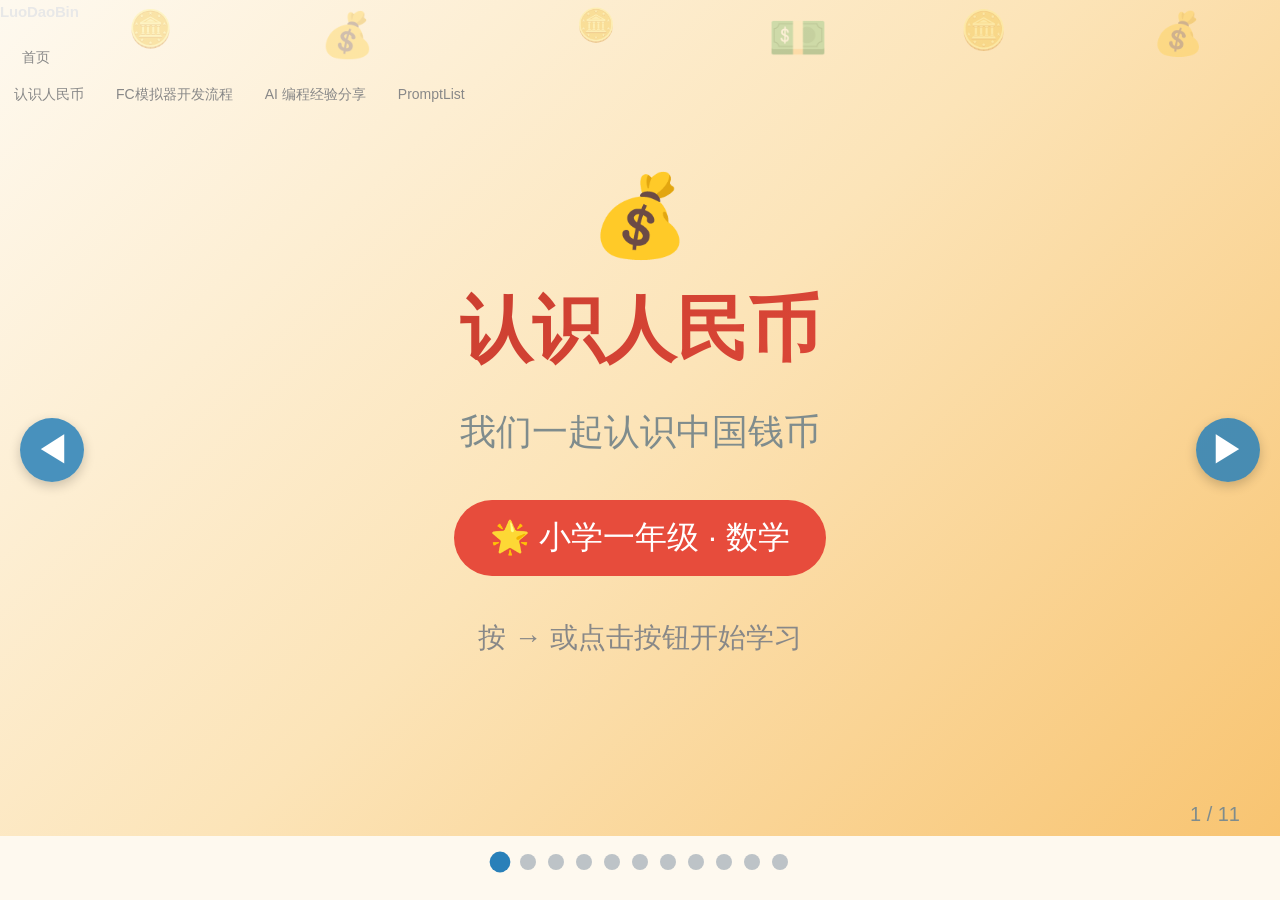
<file: learn-rmb/index.html>
<!DOCTYPE html>
<html lang="zh-CN">
<head>
  <meta charset="UTF-8">
  <meta name="viewport" content="width=device-width, initial-scale=1.0">
  <title>认识人民币 — 学习课件</title>
  <link rel="stylesheet" href="../assets/css/common.css">
  <link rel="stylesheet" href="assets/css/learn-rmb.css">
</head>
<body>
  <!-- ===== 导航栏 ===== -->
  <nav class="navbar" id="navbar">
    <div class="nav-brand">
      <a href="../index.html">LuoDaoBin</a>
    </div>
    <a href="../index.html" class="nav-link-home">首页</a>
    <button class="nav-toggle" id="navToggle" aria-label="切换导航">
      <span></span><span></span><span></span>
    </button>
    <div class="nav-links" id="navLinks">
      <!-- nav.js 动态渲染 -->
    </div>
  </nav>

  <!-- ===== 课件主体 ===== -->
  <div class="slides-container" id="slidesContainer">
    <!-- SLIDE 0: 封面 -->
    <section class="slide cover active">
      <div class="coin-rain">
        <span>🪙</span><span>💰</span><span>🪙</span><span>💵</span><span>🪙</span><span>💰</span>
      </div>
      <div class="content" style="z-index:1;">
        <div class="big-emoji">💰</div>
        <h1>认识人民币</h1>
        <p class="subtitle">我们一起认识中国钱币</p>
        <div class="grade-tag">🌟 小学一年级 · 数学</div>
        <p style="margin-top:40px; font-size:28px; color:#888;">按 <b>→</b> 或点击按钮开始学习</p>
      </div>
    </section>

    <!-- SLIDE 1: 钱是什么？ -->
    <section class="slide bg-warm">
      <div class="content">
        <h2>🧐 钱是什么？</h2>
        <div class="two-col">
          <div class="col">
            <svg viewBox="0 0 400 300" width="100%" style="max-width:400px;">
              <rect x="20" y="20" width="360" height="260" rx="20" fill="#fef5e7" stroke="#f0c27a" stroke-width="3"/>
              <text x="200" y="60" text-anchor="middle" font-size="22" fill="#8B4513">很久以前……</text>
              <circle cx="100" cy="150" r="30" fill="#f5cba7" stroke="#e8a87c" stroke-width="2"/>
              <line x1="100" y1="180" x2="100" y2="230" stroke="#8B4513" stroke-width="3"/>
              <line x1="100" y1="200" x2="70" y2="180" stroke="#8B4513" stroke-width="3"/>
              <line x1="100" y1="200" x2="130" y2="180" stroke="#8B4513" stroke-width="3"/>
              <text x="100" y="270" text-anchor="middle" font-size="20" fill="#555">我有大米</text>
              <circle cx="300" cy="150" r="30" fill="#f0c27a" stroke="#e8a87c" stroke-width="2"/>
              <line x1="300" y1="180" x2="300" y2="230" stroke="#8B4513" stroke-width="3"/>
              <line x1="300" y1="200" x2="270" y2="180" stroke="#8B4513" stroke-width="3"/>
              <line x1="300" y1="200" x2="330" y2="180" stroke="#8B4513" stroke-width="3"/>
              <text x="300" y="270" text-anchor="middle" font-size="20" fill="#555">我有羊</text>
              <line x1="145" y1="150" x2="255" y2="150" stroke="#e74c3c" stroke-width="3" stroke-dasharray="8,4" marker-end="url(#arrowRed)"/>
              <text x="200" y="130" text-anchor="middle" font-size="20" fill="#e74c3c">交换</text>
              <defs>
                <marker id="arrowRed" markerWidth="10" markerHeight="8" refX="9" refY="4" orient="auto">
                  <path d="M0,0 L10,4 L0,8 Z" fill="#e74c3c"/>
                </marker>
              </defs>
            </svg>
          </div>
          <div class="col" style="text-align:left;">
            <div class="step-container">
              <div class="step-box active" onclick="toggleSteps(this)">
                <span class="step-num">1</span>以前没有钱，人们用东西换东西
              </div>
              <div class="step-box" onclick="toggleSteps(this)">
                <span class="step-num">2</span>可是不方便，羊不能切开换米呀！
              </div>
              <div class="step-box" onclick="toggleSteps(this)">
                <span class="step-num">3</span>所以人们发明了 <span class="highlight">钱</span>！
              </div>
            </div>
          </div>
        </div>
        <p style="margin-top:12px; font-size:24px; color:#888;">👆 点击步骤展开</p>
      </div>
    </section>

    <!-- SLIDE 2: 人民币大家庭 -->
    <section class="slide bg-blue">
      <div class="content">
        <h2>👪 人民币的大家庭</h2>
        <p>人民币有 <span class="highlight">硬币</span> 和 <span class="highlight">纸币</span> 两大类</p>
        <div class="two-col" style="margin-top:24px;">
          <div class="col">
            <div style="background:#fff; border-radius:20px; padding:24px; box-shadow:0 4px 16px rgba(0,0,0,0.1);">
              <div style="font-size:64px;">🪙</div>
              <h3 style="font-size:32px; margin-bottom:8px;">硬币</h3>
              <p style="font-size:28px;">1角 · 5角 · 1元</p>
              <p style="font-size:24px; color:#888;">圆圆的、硬硬的、金属做的</p>
            </div>
          </div>
          <div class="col">
            <div style="background:#fff; border-radius:20px; padding:24px; box-shadow:0 4px 16px rgba(0,0,0,0.1);">
              <div style="font-size:64px;">💵</div>
              <h3 style="font-size:32px; margin-bottom:8px;">纸币</h3>
              <p style="font-size:28px;">1元 · 5元 · 10元 · 20元 · 50元 · 100元</p>
              <p style="font-size:24px; color:#888;">薄薄的、软软的、纸做的</p>
            </div>
          </div>
        </div>
      </div>
    </section>

    <!-- SLIDE 3: 认识硬币 -->
    <section class="slide bg-green">
      <div class="content">
        <h2>🪙 认识硬币</h2>
        <div class="money-row">
          <div class="coin-svg bounce-in">
            <svg viewBox="0 0 140 140" width="140" height="140">
              <circle cx="70" cy="70" r="60" fill="#d4d4d4" stroke="#999" stroke-width="3"/>
              <circle cx="70" cy="70" r="50" fill="none" stroke="#bbb" stroke-width="1.5"/>
              <text x="70" y="60" text-anchor="middle" font-size="22" fill="#666">1</text>
              <text x="70" y="85" text-anchor="middle" font-size="18" fill="#666">角</text>
              <text x="70" y="122" text-anchor="middle" font-size="16" fill="#999">硬币</text>
            </svg>
            <div class="card-label">1角</div>
          </div>
          <div class="coin-svg bounce-in">
            <svg viewBox="0 0 140 140" width="140" height="140">
              <circle cx="70" cy="70" r="60" fill="#e8d5a3" stroke="#c4a95a" stroke-width="3"/>
              <circle cx="70" cy="70" r="50" fill="none" stroke="#d4b96a" stroke-width="1.5"/>
              <text x="70" y="60" text-anchor="middle" font-size="22" fill="#8B6914">5</text>
              <text x="70" y="85" text-anchor="middle" font-size="18" fill="#8B6914">角</text>
              <text x="70" y="122" text-anchor="middle" font-size="16" fill="#999">硬币</text>
            </svg>
            <div class="card-label">5角</div>
          </div>
          <div class="coin-svg bounce-in">
            <svg viewBox="0 0 140 140" width="140" height="140">
              <circle cx="70" cy="70" r="60" fill="#d4d4d4" stroke="#999" stroke-width="3"/>
              <circle cx="70" cy="70" r="50" fill="none" stroke="#bbb" stroke-width="1.5"/>
              <text x="70" y="55" text-anchor="middle" font-size="24" fill="#1a1a2e">1</text>
              <text x="70" y="82" text-anchor="middle" font-size="20" fill="#1a1a2e">元</text>
              <text x="70" y="122" text-anchor="middle" font-size="16" fill="#999">硬币</text>
            </svg>
            <div class="card-label">1元</div>
          </div>
        </div>
        <div class="card-grid" style="margin-top:12px;">
          <div style="background:#fff; border-radius:16px; padding:12px 20px; box-shadow:0 2px 8px rgba(0,0,0,0.08);">
            <span style="font-size:28px;">🔔 硬币正面有 <span class="highlight">国徽</span></span>
          </div>
          <div style="background:#fff; border-radius:16px; padding:12px 20px; box-shadow:0 2px 8px rgba(0,0,0,0.08);">
            <span style="font-size:28px;">🔔 硬币背面有 <span class="highlight-blue">面值</span></span>
          </div>
        </div>
      </div>
    </section>

    <!-- SLIDE 4: 认识纸币 -->
    <section class="slide bg-yellow">
      <div class="content">
        <h2>💵 认识纸币</h2>
        <div class="money-row" style="gap:12px;">
          <div class="note-svg">
            <svg viewBox="0 0 120 60" width="120" height="60">
              <rect x="2" y="2" width="116" height="56" rx="6" fill="#e8f0e0" stroke="#5a8f4c" stroke-width="2"/>
              <text x="60" y="28" text-anchor="middle" font-size="20" fill="#2d6a1e">1</text>
              <text x="60" y="46" text-anchor="middle" font-size="16" fill="#2d6a1e">元</text>
            </svg>
            <div class="card-label">1元</div>
          </div>
          <div class="note-svg">
            <svg viewBox="0 0 120 60" width="120" height="60">
              <rect x="2" y="2" width="116" height="56" rx="6" fill="#d4e8d4" stroke="#3d7a3d" stroke-width="2"/>
              <text x="60" y="28" text-anchor="middle" font-size="20" fill="#1a5c1a">5</text>
              <text x="60" y="46" text-anchor="middle" font-size="16" fill="#1a5c1a">元</text>
            </svg>
            <div class="card-label">5元</div>
          </div>
          <div class="note-svg">
            <svg viewBox="0 0 120 60" width="120" height="60">
              <rect x="2" y="2" width="116" height="56" rx="6" fill="#d4e8f0" stroke="#2c7ba0" stroke-width="2"/>
              <text x="60" y="28" text-anchor="middle" font-size="20" fill="#1a5276">10</text>
              <text x="60" y="46" text-anchor="middle" font-size="16" fill="#1a5276">元</text>
            </svg>
            <div class="card-label">10元</div>
          </div>
          <div class="note-svg">
            <svg viewBox="0 0 120 60" width="120" height="60">
              <rect x="2" y="2" width="116" height="56" rx="6" fill="#f0d4b8" stroke="#b87333" stroke-width="2"/>
              <text x="60" y="28" text-anchor="middle" font-size="20" fill="#7a4a1a">20</text>
              <text x="60" y="46" text-anchor="middle" font-size="16" fill="#7a4a1a">元</text>
            </svg>
            <div class="card-label">20元</div>
          </div>
          <div class="note-svg">
            <svg viewBox="0 0 120 60" width="120" height="60">
              <rect x="2" y="2" width="116" height="56" rx="6" fill="#e8d4e0" stroke="#8a4a6a" stroke-width="2"/>
              <text x="60" y="28" text-anchor="middle" font-size="20" fill="#5a2a4a">50</text>
              <text x="60" y="46" text-anchor="middle" font-size="16" fill="#5a2a4a">元</text>
            </svg>
            <div class="card-label">50元</div>
          </div>
          <div class="note-svg">
            <svg viewBox="0 0 120 60" width="120" height="60">
              <rect x="2" y="2" width="116" height="56" rx="6" fill="#f0d4d4" stroke="#b33a3a" stroke-width="2"/>
              <text x="60" y="28" text-anchor="middle" font-size="20" fill="#7a1a1a">100</text>
              <text x="60" y="46" text-anchor="middle" font-size="16" fill="#7a1a1a">元</text>
            </svg>
            <div class="card-label">100元</div>
          </div>
        </div>
        <p style="font-size:28px; margin-top:8px;">不同面值，颜色不一样，大小也不一样！</p>
      </div>
    </section>

    <!-- SLIDE 5: 人民币上的秘密 -->
    <section class="slide bg-purple">
      <div class="content">
        <h2>🔍 人民币上的秘密</h2>
        <p>每张人民币上都有美丽的 <span class="highlight">花</span>！</p>
        <div class="money-row" style="gap:16px;">
          <div style="background:#fff; border-radius:16px; padding:16px; box-shadow:0 4px 12px rgba(0,0,0,0.08); width:160px;">
            <div style="font-size:48px;">🌺</div>
            <div style="font-size:28px; font-weight:bold;">1元</div>
            <div class="flower-tag">兰花</div>
          </div>
          <div style="background:#fff; border-radius:16px; padding:16px; box-shadow:0 4px 12px rgba(0,0,0,0.08); width:160px;">
            <div style="font-size:48px;">🌼</div>
            <div style="font-size:28px; font-weight:bold;">5元</div>
            <div class="flower-tag">水仙</div>
          </div>
          <div style="background:#fff; border-radius:16px; padding:16px; box-shadow:0 4px 12px rgba(0,0,0,0.08); width:160px;">
            <div style="font-size:48px;">🌹</div>
            <div style="font-size:28px; font-weight:bold;">10元</div>
            <div class="flower-tag">月季</div>
          </div>
          <div style="background:#fff; border-radius:16px; padding:16px; box-shadow:0 4px 12px rgba(0,0,0,0.08); width:160px;">
            <div style="font-size:48px;">🪷</div>
            <div style="font-size:28px; font-weight:bold;">20元</div>
            <div class="flower-tag">荷花</div>
          </div>
          <div style="background:#fff; border-radius:16px; padding:16px; box-shadow:0 4px 12px rgba(0,0,0,0.08); width:160px;">
            <div style="font-size:48px;">💐</div>
            <div style="font-size:28px; font-weight:bold;">50元</div>
            <div class="flower-tag">菊花</div>
          </div>
          <div style="background:#fff; border-radius:16px; padding:16px; box-shadow:0 4px 12px rgba(0,0,0,0.08); width:160px;">
            <div style="font-size:48px;">🌸</div>
            <div style="font-size:28px; font-weight:bold;">100元</div>
            <div class="flower-tag">梅花</div>
          </div>
        </div>
        <p style="font-size:28px; margin-top:12px; color:#555;">背面还有 <span class="highlight-blue">祖国的大好河山</span> 哟！</p>
      </div>
    </section>

    <!-- SLIDE 6: 元角分换算 -->
    <section class="slide bg-orange">
      <div class="content">
        <h2>🧮 元角分换算</h2>
        <div class="two-col">
          <div class="col">
            <svg viewBox="0 0 400 300" width="100%" style="max-width:400px;">
              <rect x="10" y="10" width="380" height="280" rx="20" fill="#fef5e7" stroke="#f0c27a" stroke-width="3"/>
              <text x="200" y="50" text-anchor="middle" font-size="22" fill="#8B4513">换算小帮手</text>
              <rect x="140" y="70" width="120" height="50" rx="12" fill="#e74c3c" opacity="0.9"/>
              <text x="200" y="100" text-anchor="middle" font-size="24" fill="#fff" font-weight="bold">1 元</text>
              <line x1="200" y1="130" x2="200" y2="160" stroke="#e74c3c" stroke-width="3" marker-end="url(#arrowR2)"/>
              <rect x="60" y="170" width="120" height="50" rx="12" fill="#f39c12" opacity="0.9"/>
              <text x="120" y="200" text-anchor="middle" font-size="24" fill="#fff" font-weight="bold">10 角</text>
              <text x="200" y="200" text-anchor="middle" font-size="32" fill="#e74c3c" font-weight="bold">=</text>
              <rect x="220" y="170" width="120" height="50" rx="12" fill="#f39c12" opacity="0.9"/>
              <text x="280" y="200" text-anchor="middle" font-size="24" fill="#fff" font-weight="bold">100 分</text>
              <text x="120" y="252" text-anchor="middle" font-size="18" fill="#888">🔟 个 1角</text>
              <text x="280" y="252" text-anchor="middle" font-size="18" fill="#888">💯 个 1分</text>
              <defs>
                <marker id="arrowR2" markerWidth="10" markerHeight="8" refX="9" refY="4" orient="auto">
                  <path d="M0,0 L10,4 L0,8 Z" fill="#e74c3c"/>
                </marker>
              </defs>
            </svg>
          </div>
          <div class="col" style="text-align:left;">
            <div class="step-container">
              <div class="step-box active" onclick="toggleConvSteps(this)">
                <span class="step-num">1</span><span class="highlight">1元 = 10角</span>
              </div>
              <div class="step-box" onclick="toggleConvSteps(this)">
                <span class="step-num">2</span><span class="highlight-blue">1角 = 10分</span>
              </div>
              <div class="step-box" onclick="toggleConvSteps(this)">
                <span class="step-num">3</span><span class="highlight-gold">1元 = 100分</span>
              </div>
            </div>
          </div>
        </div>
      </div>
    </section>

    <!-- SLIDE 7: 小测验 -->
    <section class="slide bg-pink">
      <div class="content">
        <h2>✏️ 小测验</h2>

        <p>1 元能换几个 1 角？</p>
        <div class="quiz-options" id="quiz1">
          <div class="quiz-option" data-correct="true" onclick="checkQuiz(this, 'quizFeedback1')">
            <span style="font-size:36px; margin-right:12px;">🔟</span> 10 个
          </div>
          <div class="quiz-option" data-correct="false" onclick="checkQuiz(this, 'quizFeedback1')">
            <span style="font-size:36px; margin-right:12px;">5️⃣</span> 5 个
          </div>
          <div class="quiz-option" data-correct="false" onclick="checkQuiz(this, 'quizFeedback1')">
            <span style="font-size:36px; margin-right:12px;">2️⃣</span> 2 个
          </div>
        </div>
        <div class="quiz-feedback" id="quizFeedback1"></div>

        <p style="margin-top:32px;">5 元能换几个 1 元？</p>
        <div class="quiz-options" id="quiz2">
          <div class="quiz-option" data-correct="false" onclick="checkQuiz(this, 'quizFeedback2')">
            <span style="font-size:36px; margin-right:12px;">3️⃣</span> 3 个
          </div>
          <div class="quiz-option" data-correct="true" onclick="checkQuiz(this, 'quizFeedback2')">
            <span style="font-size:36px; margin-right:12px;">5️⃣</span> 5 个
          </div>
          <div class="quiz-option" data-correct="false" onclick="checkQuiz(this, 'quizFeedback2')">
            <span style="font-size:36px; margin-right:12px;">🔟</span> 10 个
          </div>
        </div>
        <div class="quiz-feedback" id="quizFeedback2"></div>
      </div>
    </section>

    <!-- SLIDE 8: 模拟购物 -->
    <section class="slide bg-blue" style="padding-top:30px; padding-bottom:30px;">
      <div class="content">
        <h2>🛒 模拟购物</h2>
        <p style="font-size:28px;">你手里有 <span class="highlight">10元</span>，想买什么呢？</p>

        <div class="shop-items" id="shopItems">
          <div class="shop-item" data-price="1" onclick="selectItem(this)">
            <div style="font-size:56px;">✏️</div>
            <div style="font-size:24px;">铅笔</div>
            <div class="price">1元</div>
          </div>
          <div class="shop-item" data-price="3" onclick="selectItem(this)">
            <div style="font-size:56px;">📒</div>
            <div style="font-size:24px;">笔记本</div>
            <div class="price">3元</div>
          </div>
          <div class="shop-item" data-price="5" onclick="selectItem(this)">
            <div style="font-size:56px;">🧸</div>
            <div style="font-size:24px;">小玩偶</div>
            <div class="price">5元</div>
          </div>
          <div class="shop-item" data-price="2" onclick="selectItem(this)">
            <div style="font-size:56px;">🍭</div>
            <div style="font-size:24px;">棒棒糖</div>
            <div class="price">2元</div>
          </div>
          <div class="shop-item" data-price="8" onclick="selectItem(this)">
            <div style="font-size:56px;">🚗</div>
            <div style="font-size:24px;">小汽车</div>
            <div class="price">8元</div>
          </div>
        </div>

        <div class="wallet-area" id="walletArea">
          <span style="font-size:28px;">💰 钱包：</span>
          <span class="wallet-coin" onclick="addMoney(10)">💵10元</span>
        </div>
        <p style="font-size:24px; color:#888;">点击 💵10元 拿钱，点击商品购买</p>
        <div id="shopStatus" style="font-size:28px; min-height:40px;">已花：0元 | 剩余：0元</div>
        <div class="game-result" id="gameResult" style="display:none;"></div>
      </div>
    </section>

    <!-- SLIDE 9: 课堂口诀 -->
    <section class="slide bg-green">
      <div class="content">
        <h2>🎵 课堂口诀</h2>
        <div class="rhyme-box">
          <p>
            🪙 <b>硬币</b>圆圆叮当响，<br>
            💵 <b>纸币</b>长方手中拿，<br>
            🔢 <b>元角分</b>要记牢，<br>
            🔟 <b>1元</b>就是<b>10角</b>哟！<br>
            🌺 <b>兰花</b>1元、<b>水仙</b>5，<br>
            🌹 <b>月季</b>10元、<b>荷花</b>20，<br>
            💐 <b>菊花</b>50、<b>梅花</b>100，<br>
            🧒 我是 <b>人民币小达人</b>！
          </p>
        </div>
        <p style="font-size:24px; color:#888; margin-top:12px;">🌟 一起念一遍！</p>
      </div>
    </section>

    <!-- SLIDE 10: 结束页 -->
    <section class="slide cover">
      <div class="content">
        <div class="big-emoji">🏆</div>
        <h1>你真棒！</h1>
        <p style="font-size:36px;">你已经认识了人民币</p>
        <p style="font-size:32px; color:#555; margin-top:20px;">记住要 <span class="highlight">爱护人民币</span>，<span class="highlight-green">合理用钱</span> 哟！</p>
        <p style="font-size:28px; color:#888; margin-top:40px;">按 ← 可以复习前面的内容</p>
      </div>
    </section>
  </div>

  <!-- ===== 翻页按钮 ===== -->
  <button class="nav-btn nav-prev" id="prevBtn" onclick="changeSlide(-1)">◀</button>
  <button class="nav-btn nav-next" id="nextBtn" onclick="changeSlide(1)">▶</button>

  <!-- ===== 页码指示器 ===== -->
  <div class="page-indicator" id="pageIndicator"></div>
  <div class="page-num" id="pageNum">1 / 11</div>

  <script src="../assets/js/nav.js"></script>
  <script>
    // ===== Slide Management =====
    let currentSlide = 0;
    const slides = document.querySelectorAll('.slide');
    const totalSlides = slides.length;

    // Build dots
    const indicator = document.getElementById('pageIndicator');
    for (let i = 0; i < totalSlides; i++) {
      const dot = document.createElement('div');
      dot.className = 'dot' + (i === 0 ? ' active' : '');
      dot.onclick = function() { goToSlide(i); };
      indicator.appendChild(dot);
    }

    function goToSlide(idx) {
      if (idx < 0) idx = 0;
      if (idx >= totalSlides) idx = totalSlides - 1;
      slides.forEach((s, i) => {
        s.classList.toggle('active', i === idx);
      });
      document.querySelectorAll('.dot').forEach((d, i) => {
        d.classList.toggle('active', i === idx);
      });
      document.getElementById('pageNum').textContent = (idx + 1) + ' / ' + totalSlides;
      currentSlide = idx;
    }

    function changeSlide(dir) {
      goToSlide(currentSlide + dir);
    }

    // Keyboard
    document.addEventListener('keydown', function(e) {
      if (e.key === 'ArrowRight' || e.key === ' ' || e.key === 'ArrowDown') {
        e.preventDefault();
        changeSlide(1);
      } else if (e.key === 'ArrowLeft' || e.key === 'ArrowUp') {
        e.preventDefault();
        changeSlide(-1);
      }
    });

    // ===== Step toggles (Slide 1) =====
    function toggleSteps(el) {
      var parent = el.parentElement;
      var hit = false;
      parent.querySelectorAll('.step-box').forEach(function(s) {
        if (s === el) hit = true;
        s.classList.toggle('active', hit);
      });
    }

    // ===== Step toggles (Slide 6 / 换算) =====
    function toggleConvSteps(el) {
      var parent = el.parentElement;
      var hit = false;
      parent.querySelectorAll('.step-box').forEach(function(s) {
        if (s === el) hit = true;
        s.classList.toggle('active', hit);
      });
    }

    // ===== Quiz =====
    function checkQuiz(el, feedbackId) {
      var parent = el.parentElement;
      var feedback = document.getElementById(feedbackId);
      var correct = el.getAttribute('data-correct') === 'true';
      parent.querySelectorAll('.quiz-option').forEach(function(o) { o.classList.add('disabled'); });
      if (correct) {
        el.classList.add('correct');
        feedback.textContent = '✅ 对啦！你真聪明！';
        feedback.className = 'quiz-feedback show correct';
      } else {
        el.classList.add('wrong');
        parent.querySelector('[data-correct="true"]').classList.add('correct');
        feedback.textContent = '❌ 再想想哦～';
        feedback.className = 'quiz-feedback show wrong';
      }
    }

    // ===== Shopping Game =====
    var wallet = 0, spent = 0, hasMoney = false;

    function addMoney(amount) {
      if (hasMoney) return;
      wallet = amount; spent = 0; hasMoney = true;
      updateShopStatus();
      document.getElementById('walletArea').innerHTML =
        '<span style="font-size:28px;">💰 钱包：</span>' +
        '<span style="font-size:36px;">💵 ' + amount + '元</span>';
      document.getElementById('gameResult').style.display = 'none';
    }

    function selectItem(el) {
      if (!hasMoney) {
        document.getElementById('gameResult').style.display = 'block';
        document.getElementById('gameResult').className = 'game-result';
        document.getElementById('gameResult').textContent = '👇 先点击钱包拿钱吧！';
        return;
      }
      var price = parseInt(el.getAttribute('data-price'));
      if (spent + price > wallet) {
        document.getElementById('gameResult').style.display = 'block';
        document.getElementById('gameResult').className = 'game-result';
        document.getElementById('gameResult').style.background = '#fde8e8';
        document.getElementById('gameResult').textContent = '😅 钱不够啦！剩余 ' + (wallet - spent) + ' 元';
        return;
      }
      spent += price;
      el.style.opacity = '0.5';
      el.style.pointerEvents = 'none';
      el.classList.add('selected');
      updateShopStatus();
      document.getElementById('gameResult').style.display = 'block';
      document.getElementById('gameResult').className = 'game-result';
      document.getElementById('gameResult').style.background = '#e8f8f0';
      document.getElementById('gameResult').textContent = '🎉 买了' + el.textContent.trim().replace(/[0-9]+元/g,'').trim() + '！花了 ' + price + ' 元';
      if (spent === wallet) {
        document.getElementById('gameResult').textContent += ' 🏆 钱花光啦！';
      }
    }

    function updateShopStatus() {
      document.getElementById('shopStatus').innerHTML =
        '已花：<b>' + spent + '</b> 元 | 剩余：<b>' + (wallet - spent) + '</b> 元';
    }
  </script>
</body>
</html>
</file>
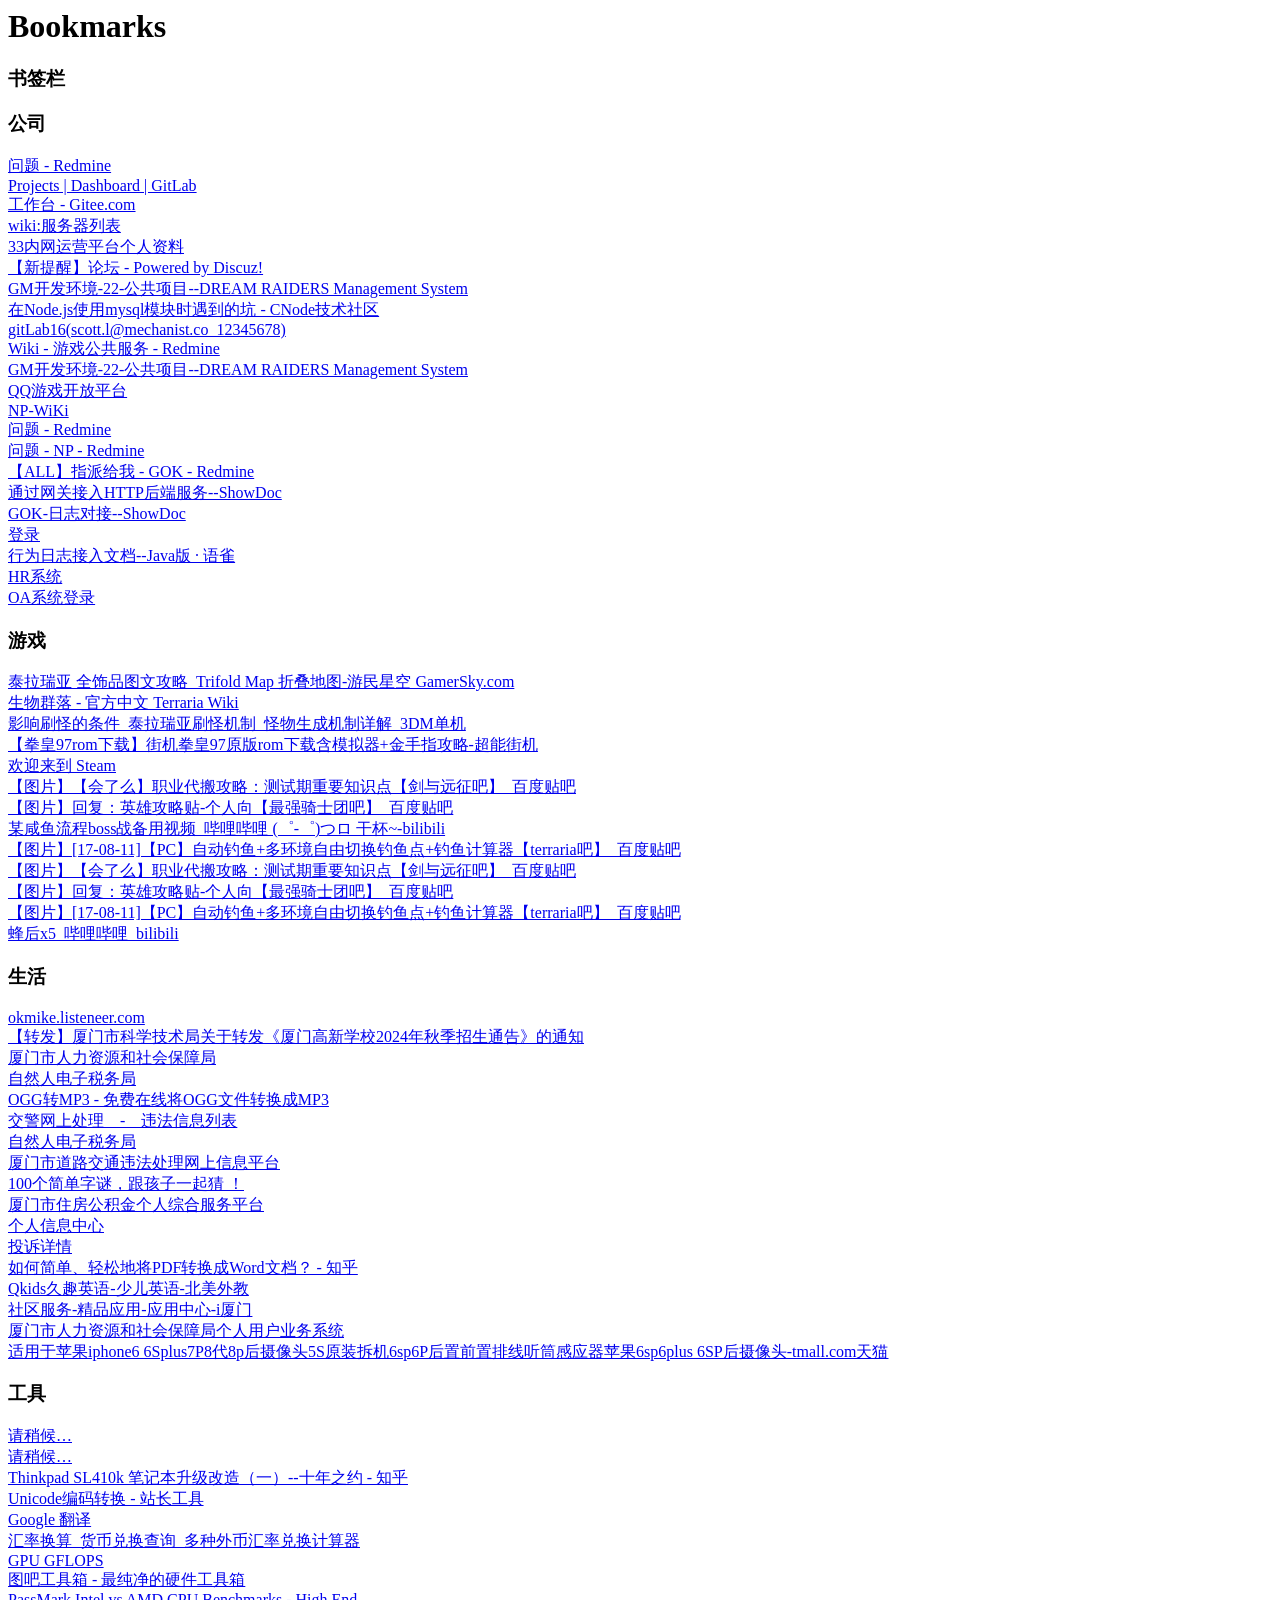
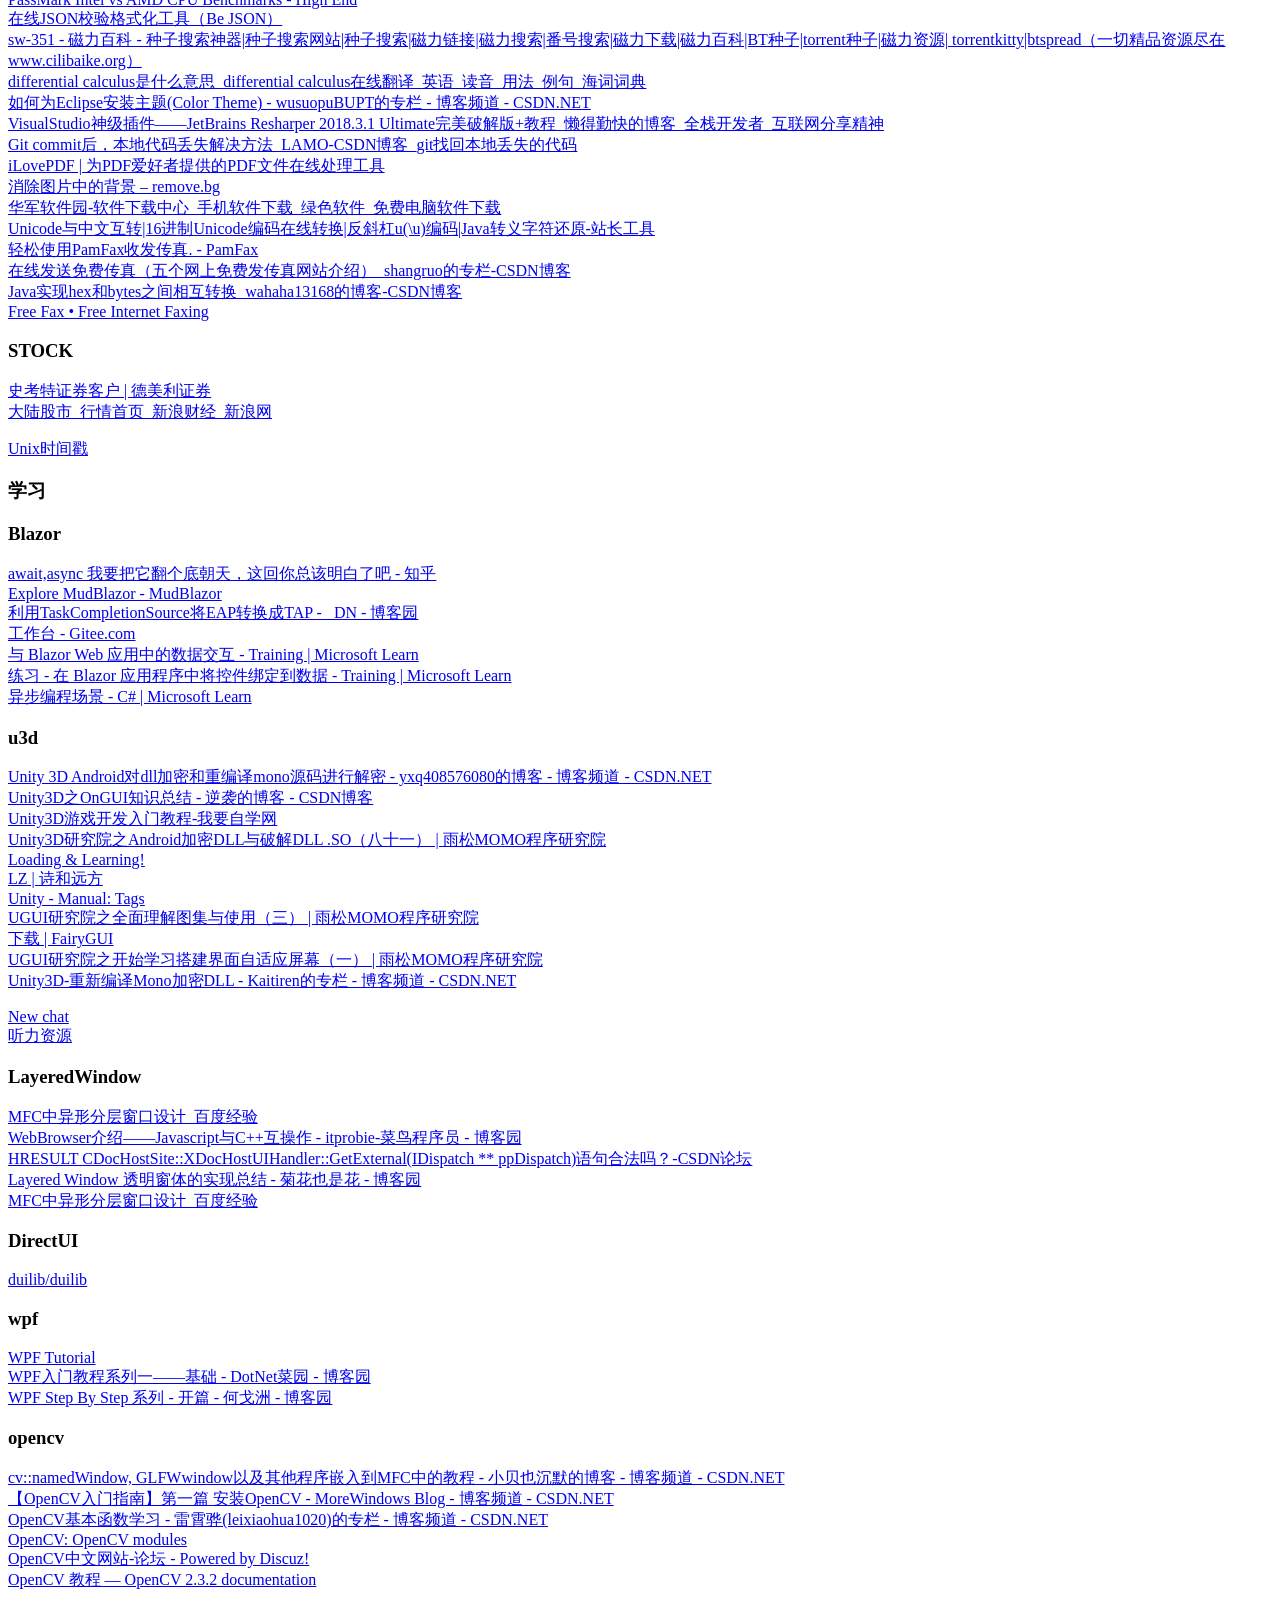
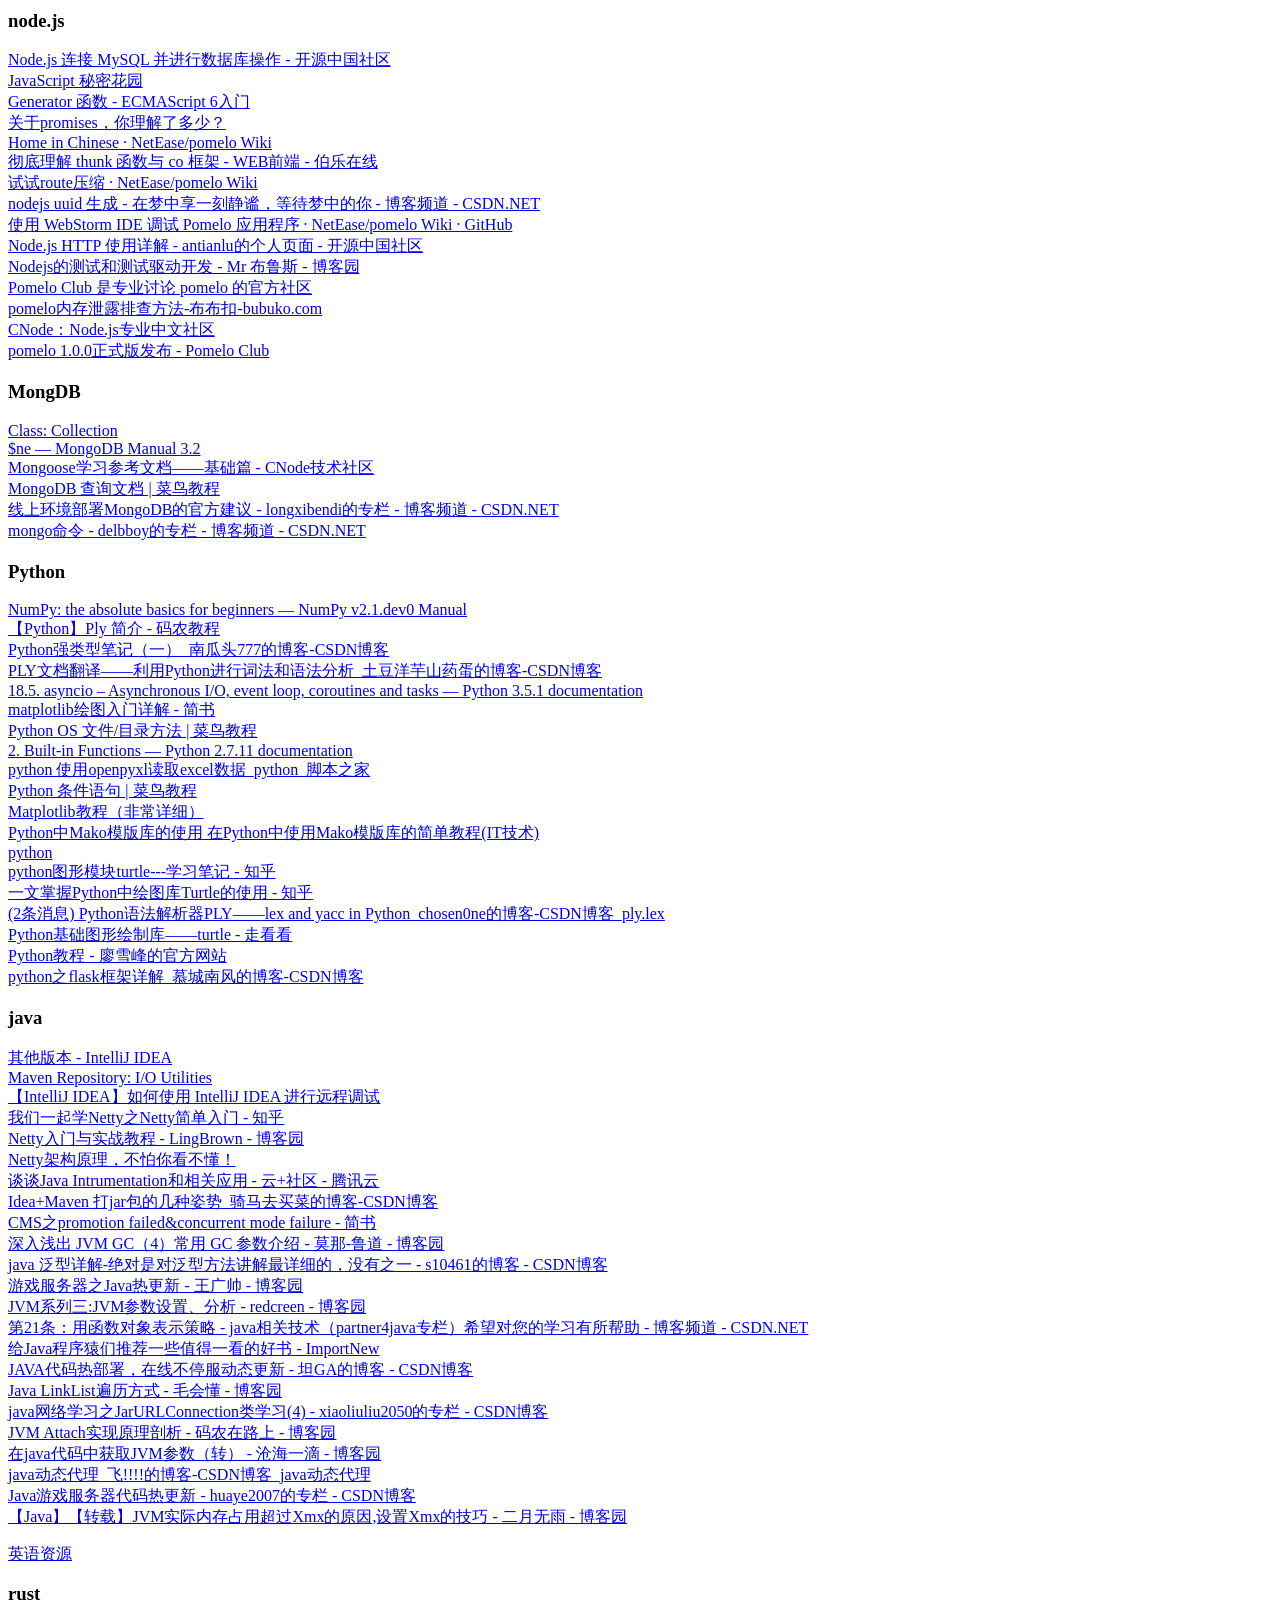
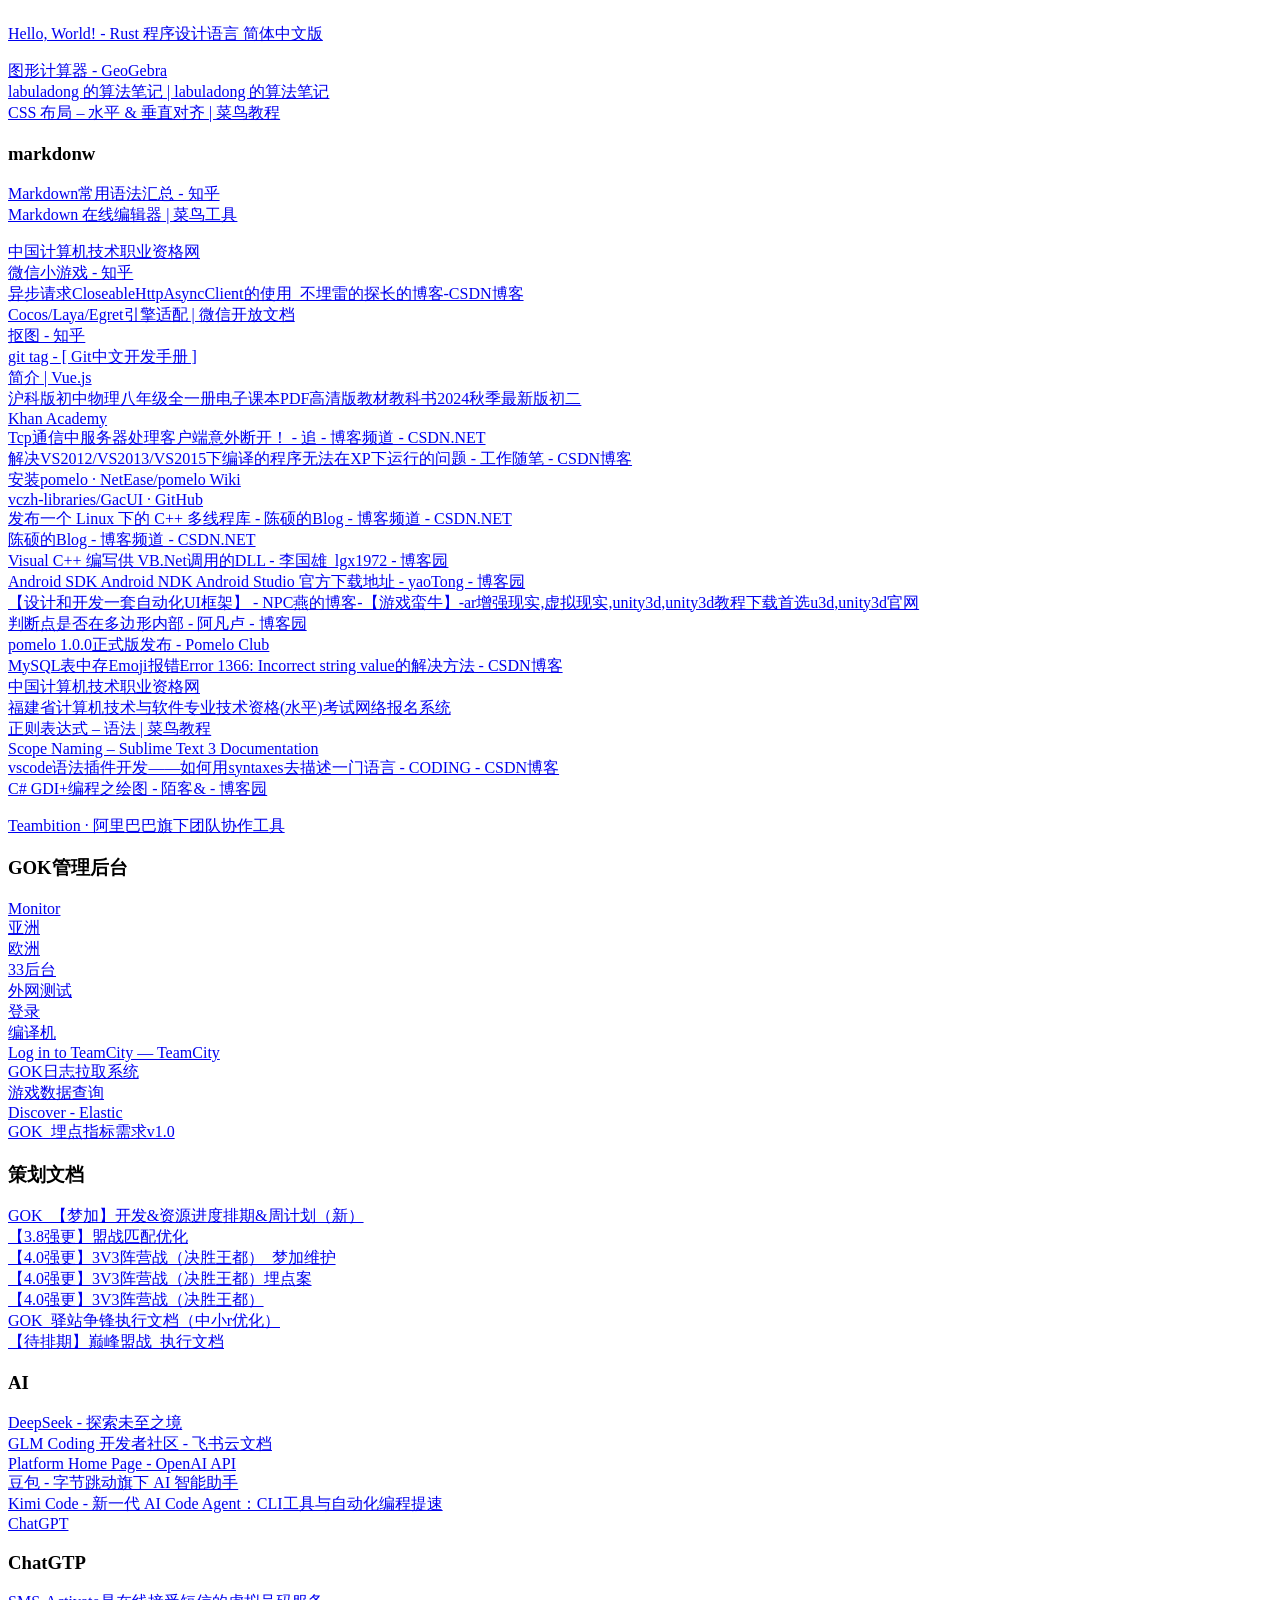
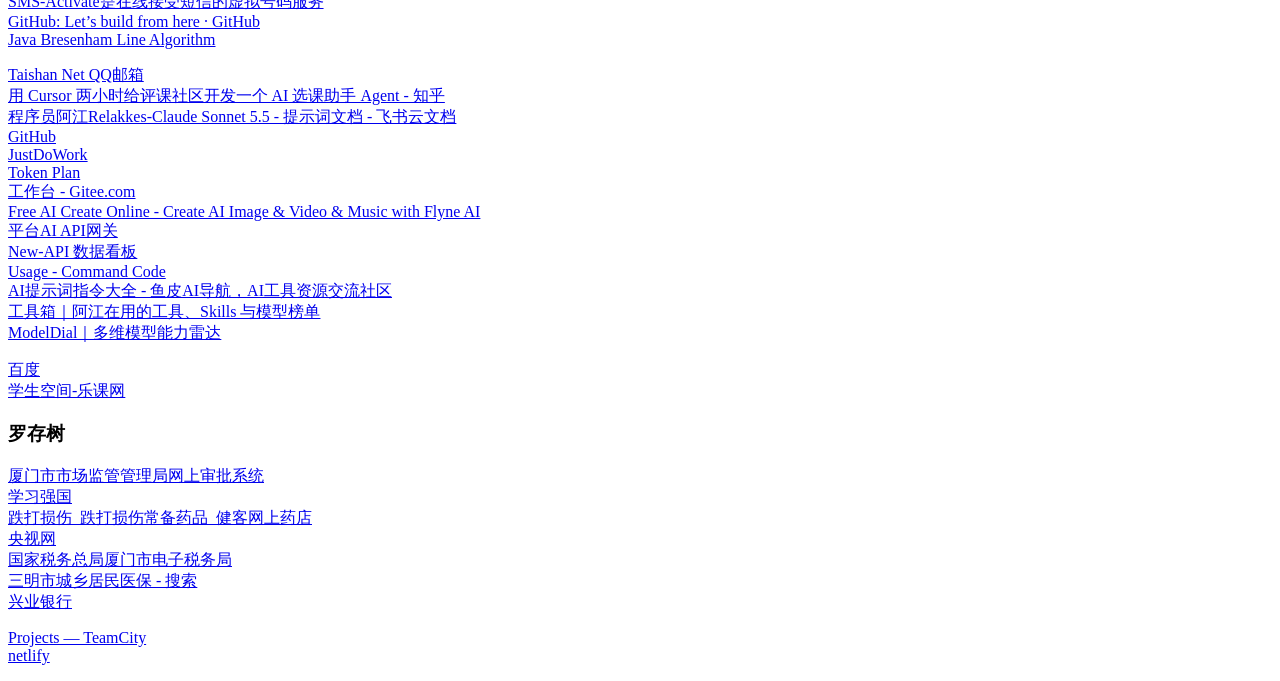
<file: bookmarks.html>
<!DOCTYPE NETSCAPE-Bookmark-file-1>
<!-- This is an automatically generated file.
     It will be read and overwritten.
     DO NOT EDIT! -->
<META HTTP-EQUIV="Content-Type" CONTENT="text/html; charset=UTF-8">
<TITLE>Bookmarks</TITLE>
<H1>Bookmarks</H1>
<DL><p>
    <DT><H3 ADD_DATE="1640586695" LAST_MODIFIED="1787025189" PERSONAL_TOOLBAR_FOLDER="true">书签栏</H3>
    <DL><p>
        <DT><H3 ADD_DATE="1604780110" LAST_MODIFIED="1751876166">公司</H3>
        <DL><p>
            <DT><A HREF="http://redmine3/redmine/issues?assigned_to_id=me&set_filter=1&sort=priority%3Adesc%2Cupdated_on%3Adesc" ADD_DATE="1599443217">问题 - Redmine</A>
            <DT><A HREF="http://gitlab.dev.mjgame.com/" ADD_DATE="1751876166" ICON="[data-uri]">Projects | Dashboard | GitLab</A>
            <DT><A HREF="https://gitee.com/" ADD_DATE="1723193890" ICON="[data-uri]">工作台 - Gitee.com</A>
            <DT><A HREF="http://tyrion/dokuwiki/doku.php?id=p_crystal:%E6%9C%8D%E5%8A%A1%E5%99%A8%E5%88%97%E8%A1%A8" ADD_DATE="1599443217">wiki:服务器列表</A>
            <DT><A HREF="http://10.0.0.33/admin/general/profile?ref=addtabs" ADD_DATE="1599443217" ICON="[data-uri]">33内网运营平台个人资料</A>
            <DT><A HREF="http://mj-discuz.com/forum.php" ADD_DATE="1599443217">【新提醒】论坛 - Powered by Discuz!</A>
            <DT><A HREF="http://public-gm.mengjia.com/admin.php/Public/login#" ADD_DATE="1599443217">GM开发环境-22-公共项目--DREAM RAIDERS Management System</A>
            <DT><A HREF="http://cnodejs.org/topic/516b77e86d382773064266df" ADD_DATE="1599443217">在Node.js使用mysql模块时遇到的坑 - CNode技术社区</A>
            <DT><A HREF="http://gitlab16.com:8999/" ADD_DATE="1599443217" ICON="[data-uri]">gitLab16(scott.l@mechanist.co_12345678)</A>
            <DT><A HREF="http://www.redmine3.com/redmine/projects/login_service/wiki" ADD_DATE="1599443217">Wiki - 游戏公共服务 - Redmine</A>
            <DT><A HREF="http://public-gm.mengjia.com/admin.php/Index/index#" ADD_DATE="1599443217">GM开发环境-22-公共项目--DREAM RAIDERS Management System</A>
            <DT><A HREF="http://open.qqgame.qq.com/wiki/24/35/85/85.html" ADD_DATE="1599443217">QQ游戏开放平台</A>
            <DT><A HREF="http://www.wcg.com/doku.php" ADD_DATE="1599443217" ICON="[data-uri]">NP-WiKi</A>
            <DT><A HREF="http://redmine38.com:89/redmine/issues?assigned_to_id=15&set_filter=1&sort=priority%3Adesc%2Cupdated_on%3Adesc" ADD_DATE="1599443217">问题 - Redmine</A>
            <DT><A HREF="http://redmine38.com:81/redmine/projects/np/issues" ADD_DATE="1599443217">问题 - NP - Redmine</A>
            <DT><A HREF="http://redmine38.com:89/redmine/projects/gok/issues?query_id=158" ADD_DATE="1599443217">【ALL】指派给我 - GOK - Redmine</A>
            <DT><A HREF="https://dc-showdoc.dianchu.net/web/#/14?page_id=11" ADD_DATE="1599443217">通过网关接入HTTP后端服务--ShowDoc</A>
            <DT><A HREF="https://dc-showdoc.dianchu.net/web/#/24?page_id=22" ADD_DATE="1599443217">GOK-日志对接--ShowDoc</A>
            <DT><A HREF="http://opt-gok-test.mjyx.com/admin/index/login" ADD_DATE="1599443217" ICON="[data-uri]">登录</A>
            <DT><A HREF="https://xmdc.yuque.com/docs/share/68cf14fa-feef-4b33-ad7a-12246e6bd0f6?#" ADD_DATE="1599443217">行为日志接入文档--Java版 · 语雀</A>
            <DT><A HREF="http://hr.mengjia.com/admin.php/Index/index" ADD_DATE="1599443217" ICON="[data-uri]">HR系统</A>
            <DT><A HREF="http://oa.mjyx.com/admin/index/login" ADD_DATE="1632468534" ICON="[data-uri]">OA系统登录</A>
        </DL><p>
        <DT><H3 ADD_DATE="1604780110" LAST_MODIFIED="1718776739">游戏</H3>
        <DL><p>
            <DT><A HREF="http://www.gamersky.com/handbook/201407/379183_6.shtml" ADD_DATE="1599443217" ICON="[data-uri]">泰拉瑞亚 全饰品图文攻略_Trifold Map 折叠地图-游民星空 GamerSky.com</A>
            <DT><A HREF="https://terraria-zh.gamepedia.com/%E7%94%9F%E7%89%A9%E7%BE%A4%E8%90%BD#.E6.B7.B7.E5.90.88.E7.94.9F.E7.89.A9.E7.BE.A4.E8.90.BD" ADD_DATE="1599443217">生物群落 - 官方中文 Terraria Wiki</A>
            <DT><A HREF="https://www.3dmgame.com/gl/3743586_3.html" ADD_DATE="1599443217" ICON="[data-uri]">影响刷怪的条件_泰拉瑞亚刷怪机制_怪物生成机制详解_3DM单机</A>
            <DT><A HREF="https://www.mamecn.com/jiejirom/178.html" ADD_DATE="1652010206" ICON="[data-uri]">【拳皇97rom下载】街机拳皇97原版rom下载含模拟器+金手指攻略-超能街机</A>
            <DT><A HREF="https://store.steampowered.com/" ADD_DATE="1599443217" ICON="[data-uri]">欢迎来到 Steam</A>
            <DT><A HREF="https://tieba.baidu.com/p/6336846488" ADD_DATE="1599443217">【图片】【会了么】职业代搬攻略：测试期重要知识点【剑与远征吧】_百度贴吧</A>
            <DT><A HREF="https://tieba.baidu.com/p/6137610307?pn=3" ADD_DATE="1599443217">【图片】回复：英雄攻略贴-个人向【最强骑士团吧】_百度贴吧</A>
            <DT><A HREF="https://www.bilibili.com/video/av43358349/?p=3" ADD_DATE="1599443217" ICON="[data-uri]">某咸鱼流程boss战备用视频_哔哩哔哩 (゜-゜)つロ 干杯~-bilibili</A>
            <DT><A HREF="https://tieba.baidu.com/p/5267155011?red_tag=1043207206" ADD_DATE="1599443217">【图片】[17-08-11]【PC】自动钓鱼+多环境自由切换钓鱼点+钓鱼计算器【terraria吧】_百度贴吧</A>
            <DT><A HREF="http://bdxli.favopen.com/Baidu0312_1" ADD_DATE="1599443217" ICON="[data-uri]">【图片】【会了么】职业代搬攻略：测试期重要知识点【剑与远征吧】_百度贴吧</A>
            <DT><A HREF="http://bdxli.favopen.com/Baidu0312_1" ADD_DATE="1599443217" ICON="[data-uri]">【图片】回复：英雄攻略贴-个人向【最强骑士团吧】_百度贴吧</A>
            <DT><A HREF="http://bdxli.favopen.com/Baidu0312_1" ADD_DATE="1599443217" ICON="[data-uri]">【图片】[17-08-11]【PC】自动钓鱼+多环境自由切换钓鱼点+钓鱼计算器【terraria吧】_百度贴吧</A>
            <DT><A HREF="https://www.bilibili.com/video/av43358349/?p=3&vd_source=6de8ee7af82f51697818c2011d03ece3" ADD_DATE="1717055501" ICON="[data-uri]">蜂后x5_哔哩哔哩_bilibili</A>
        </DL><p>
        <DT><H3 ADD_DATE="1604780110" LAST_MODIFIED="1746523742">生活</H3>
        <DL><p>
            <DT><A HREF="https://okmike.listeneer.com/" ADD_DATE="1708874383" ICON="[data-uri]">okmike.listeneer.com</A>
            <DT><A HREF="https://mp.weixin.qq.com/s/kX7-lpGLM1hzJLcoZxey6g" ADD_DATE="1715061548" ICON="[data-uri]">【转发】厦门市科学技术局关于转发《厦门高新学校2024年秋季招生通告》的通知</A>
            <DT><A HREF="https://hrss.xm.gov.cn/" ADD_DATE="1715049051">厦门市人力资源和社会保障局</A>
            <DT><A HREF="https://etax.chinatax.gov.cn/?dmnHafHu=QMCo2qlqEcopRdMjfTbfR5z.EYmvBVvrywANWRY.xvrlntz4TSDGEWG6O0tKfOPKJnUS_6_IQd.SOjUKcDtw.2W7NA68OFbv" ADD_DATE="1746523742" ICON="[data-uri]">自然人电子税务局</A>
            <DT><A HREF="https://cdkm.com/cn/ogg-to-mp3#google_vignette" ADD_DATE="1708879955" ICON="[data-uri]">OGG转MP3 - 免费在线将OGG文件转换成MP3</A>
            <DT><A HREF="http://gacljtfk.fjgat.gov.cn:8081/Tra/fapp/buzz/payordermgr/turnVeh.do" ADD_DATE="1599443217">交警网上处理　-　违法信息列表</A>
            <DT><A HREF="https://etax.chinatax.gov.cn/?9v3notCW=qqxgrxFk.TJp2zE09LjqYSk_p2jBdNebPW3l679rtyH8i2XIRvvJXkl0X4IikZF5mSdEMcCZjfxDSMo9gZ_HxHjeLfxGSnXTRdysfFNVrsq.mOJhXkVtKhpJcM6Vlq9SdgzKy.eOptqQcL6xvA8tXQ9NAkE" ADD_DATE="1652175923">自然人电子税务局</A>
            <DT><A HREF="http://xmitcc.xmjj.gov.cn/jtwf/vio/jdc/wscl?xh=3502177900613169" ADD_DATE="1599443217">厦门市道路交通违法处理网上信息平台</A>
            <DT><A HREF="https://baijiahao.baidu.com/s?id=1595722350983312457&wfr=spider&for=pc" ADD_DATE="1599443217">100个简单字谜，跟孩子一起猜 ！</A>
            <DT><A HREF="http://222.76.242.141:6003/gjj-grwt/" ADD_DATE="1599443217">厦门市住房公积金个人综合服务平台</A>
            <DT><A HREF="http://www.12315.cn/cuser/portal/" ADD_DATE="1599443217">个人信息中心</A>
            <DT><A HREF="http://www.12315.cn/cuser/portal/case/detail?id=1330104002019121300071818" ADD_DATE="1599443217">投诉详情</A>
            <DT><A HREF="https://www.zhihu.com/question/55937407" ADD_DATE="1599443217">如何简单、轻松地将PDF转换成Word文档？ - 知乎</A>
            <DT><A HREF="https://qkids.com/download/" ADD_DATE="1599443217" ICON="[data-uri]">Qkids久趣英语-少儿英语-北美外教</A>
            <DT><A HREF="http://www.ixm.gov.cn/app/wyyy/goodapps/spfw/" ADD_DATE="1599443217">社区服务-精品应用-应用中心-i厦门</A>
            <DT><A HREF="https://app.xmhrss.gov.cn/UCenter/index.xhtml" ADD_DATE="1599443217">厦门市人力资源和社会保障局个人用户业务系统</A>
            <DT><A HREF="http://tmx5k.favopen.com/51s_tm" ADD_DATE="1599443217">适用于苹果iphone6 6Splus7P8代8p后摄像头5S原装拆机6sp6P后置前置排线听筒感应器苹果6sp6plus 6SP后摄像头-tmall.com天猫</A>
        </DL><p>
        <DT><H3 ADD_DATE="1604780110" LAST_MODIFIED="1743251085">工具</H3>
        <DL><p>
            <DT><A HREF="https://kp.m-team.cc/login.php" ADD_DATE="1686832263" ICON="[data-uri]">请稍候…</A>
            <DT><A HREF="https://www.tbtool.cn/" ADD_DATE="1743251085" ICON="[data-uri]">请稍候…</A>
            <DT><A HREF="https://zhuanlan.zhihu.com/p/346176092" ADD_DATE="1682083385" ICON="[data-uri]">Thinkpad SL410k 笔记本升级改造（一）--十年之约 - 知乎</A>
            <DT><A HREF="http://tool.chinaz.com/tools/unicode.aspx" ADD_DATE="1632466965" ICON="[data-uri]">Unicode编码转换 - 站长工具</A>
            <DT><A HREF="http://translate.google.cn/#en/zh-CN/Instantiate" ADD_DATE="1599443217">Google 翻译</A>
            <DT><A HREF="http://www.cngold.org/fx/huansuan.html" ADD_DATE="1599443217">汇率换算_货币兑换查询_多种外币汇率兑换计算器</A>
            <DT><A HREF="http://kyokojap.myweb.hinet.net/gpu_gflops/" ADD_DATE="1599443217">GPU GFLOPS</A>
            <DT><A HREF="https://www.tbtool.cn/" ADD_DATE="1714297252" ICON="[data-uri]">图吧工具箱 - 最纯净的硬件工具箱</A>
            <DT><A HREF="http://www.cpubenchmark.net/high_end_cpus.html" ADD_DATE="1599443217" ICON="[data-uri]">PassMark Intel vs AMD CPU Benchmarks - High End</A>
            <DT><A HREF="http://www.bejson.com/" ADD_DATE="1599443217" ICON="[data-uri]">在线JSON校验格式化工具（Be JSON）</A>
            <DT><A HREF="http://www.cilibaike.org/word/sw-351_1.html" ADD_DATE="1599443217">sw-351 - 磁力百科 - 种子搜索神器|种子搜索网站|种子搜索|磁力链接|磁力搜索|番号搜索|磁力下载|磁力百科|BT种子|torrent种子|磁力资源| torrentkitty|btspread（一切精品资源尽在www.cilibaike.org）</A>
            <DT><A HREF="http://dict.cn/differential%20calculus" ADD_DATE="1599443217">differential calculus是什么意思_differential calculus在线翻译_英语_读音_用法_例句_海词词典</A>
            <DT><A HREF="http://blog.csdn.net/wusuopubupt/article/details/9130653" ADD_DATE="1599443217">如何为Eclipse安装主题(Color Theme) - wusuopuBUPT的专栏 - 博客频道 - CSDN.NET</A>
            <DT><A HREF="https://masuit.com/20#%E4%B8%8B%E8%BD%BD%E5%9C%B0%E5%9D%80%EF%BC%9A" ADD_DATE="1599443217">VisualStudio神级插件——JetBrains Resharper 2018.3.1 Ultimate完美破解版+教程_懒得勤快的博客_全栈开发者_互联网分享精神</A>
            <DT><A HREF="https://blog.csdn.net/u012111923/article/details/80801904" ADD_DATE="1630983365" ICON="[data-uri]">Git commit后，本地代码丢失解决方法_LAMO-CSDN博客_git找回本地丢失的代码</A>
            <DT><A HREF="https://www.ilovepdf.com/zh-cn" ADD_DATE="1719924634" ICON="[data-uri]">iLovePDF | 为PDF爱好者提供的PDF文件在线处理工具</A>
            <DT><A HREF="https://www.remove.bg/zh" ADD_DATE="1599443217">消除图片中的背景 – remove.bg</A>
            <DT><A HREF="https://www.onlinedown.net/" ADD_DATE="1682432960" ICON="[data-uri]">华军软件园-软件下载中心_手机软件下载_绿色软件_免费电脑软件下载</A>
            <DT><A HREF="http://www.msxindl.com/tools/unicode16.asp" ADD_DATE="1599443217">Unicode与中文互转|16进制Unicode编码在线转换|反斜杠u(\u)编码|Java转义字符还原-站长工具</A>
            <DT><A HREF="https://www.pamfax.biz/" ADD_DATE="1610327856" ICON="[data-uri]">轻松使用PamFax收发传真. - PamFax</A>
            <DT><A HREF="https://blog.csdn.net/shangruo/article/details/43825003/" ADD_DATE="1610419343" ICON="[data-uri]">在线发送免费传真（五个网上免费发传真网站介绍）_shangruo的专栏-CSDN博客</A>
            <DT><A HREF="https://blog.csdn.net/wahaha13168/article/details/82903898" ADD_DATE="1611195893" ICON="[data-uri]">Java实现hex和bytes之间相互转换_wahaha13168的博客-CSDN博客</A>
            <DT><A HREF="https://faxzero.com/" ADD_DATE="1610419162" ICON="[data-uri]">Free Fax • Free Internet Faxing</A>
        </DL><p>
        <DT><H3 ADD_DATE="1604780110" LAST_MODIFIED="1604780110">STOCK</H3>
        <DL><p>
            <DT><A HREF="https://www.tdameritrade.com/zh_CN/scottrade.page" ADD_DATE="1599443217" ICON="[data-uri]">史考特证券客户 | 德美利证券</A>
            <DT><A HREF="http://finance.sina.com.cn/realstock/" ADD_DATE="1599443217" ICON="[data-uri]">大陆股市_行情首页_新浪财经_新浪网</A>
        </DL><p>
        <DT><A HREF="http://tool.chinaz.com/Tools/unixtime.aspx" ADD_DATE="1599443217" ICON="[data-uri]">Unix时间戳</A>
        <DT><H3 ADD_DATE="1604780110" LAST_MODIFIED="1751731039">学习</H3>
        <DL><p>
            <DT><H3 ADD_DATE="1725246667" LAST_MODIFIED="1725870976">Blazor</H3>
            <DL><p>
                <DT><A HREF="https://zhuanlan.zhihu.com/p/197335532?utm_campaign=shareopn&utm_medium=social&utm_psn=1814611963386421248&utm_source=wechat_session" ADD_DATE="1725420719" ICON="[data-uri]">await,async 我要把它翻个底朝天，这回你总该明白了吧 - 知乎</A>
                <DT><A HREF="https://mudblazor.com/docs/overview" ADD_DATE="1725870976" ICON="[data-uri]">Explore MudBlazor - MudBlazor</A>
                <DT><A HREF="https://www.cnblogs.com/pengzhen/p/4831339.html" ADD_DATE="1725690273" ICON="[data-uri]">利用TaskCompletionSource将EAP转换成TAP - _DN - 博客园</A>
                <DT><A HREF="https://gitee.com/?channel_utm_content=%E8%BF%9B%E5%85%A5%E5%AE%98%E7%BD%91&channel_utm_medium=sem&channel_link_type=web&channel_utm_source=%E7%99%BE%E5%BA%A6&sat_cf=2&channel_utm_campaign=%E5%93%81%E4%B8%93&channel_utm_term=%E4%B8%BB%E6%8C%89%E9%92%AE1&_channel_track_key=see7zmAJ&link_version=1&wl_src=baidu" ADD_DATE="1725147841" ICON="[data-uri]">工作台 - Gitee.com</A>
                <DT><A HREF="https://learn.microsoft.com/zh-cn/training/modules/interact-with-data-blazor-web-apps/" ADD_DATE="1724501390" ICON="[data-uri]">与 Blazor Web 应用中的数据交互 - Training | Microsoft Learn</A>
                <DT><A HREF="https://learn.microsoft.com/zh-cn/training/modules/interact-with-data-blazor-web-apps/9-exercise-bind-controls-data-blazor-applications?ns-enrollment-type=learningpath&ns-enrollment-id=learn.aspnet.build-blazor-webapps" ADD_DATE="1724592580" ICON="[data-uri]">练习 - 在 Blazor 应用程序中将控件绑定到数据 - Training | Microsoft Learn</A>
                <DT><A HREF="https://learn.microsoft.com/zh-cn/dotnet/csharp/asynchronous-programming/async-scenarios" ADD_DATE="1725246629" ICON="[data-uri]">异步编程场景 - C# | Microsoft Learn</A>
            </DL><p>
            <DT><H3 ADD_DATE="1604780110" LAST_MODIFIED="1660551426">u3d</H3>
            <DL><p>
                <DT><A HREF="http://blog.csdn.net/yxq408576080/article/details/47779395" ADD_DATE="1599443217">Unity 3D Android对dll加密和重编译mono源码进行解密 - yxq408576080的博客 - 博客频道 - CSDN.NET</A>
                <DT><A HREF="https://blog.csdn.net/u011480667/article/details/77542226" ADD_DATE="1599443217">Unity3D之OnGUI知识总结 - 逆袭的博客 - CSDN博客</A>
                <DT><A HREF="http://www.51zxw.net/list.aspx?cid=454" ADD_DATE="1599443217">Unity3D游戏开发入门教程-我要自学网</A>
                <DT><A HREF="http://www.xuanyusong.com/archives/3553" ADD_DATE="1599443217">Unity3D研究院之Android加密DLL与破解DLL .SO（八十一） | 雨松MOMO程序研究院</A>
                <DT><A HREF="http://qiankanglai.me/" ADD_DATE="1599443217">Loading &amp; Learning!</A>
                <DT><A HREF="http://www.newhappy.com.cn/" ADD_DATE="1599443217">LZ | 诗和远方</A>
                <DT><A HREF="http://docs.unity3d.com/540/Documentation/Manual/Tags.html" ADD_DATE="1599443217">Unity - Manual: Tags</A>
                <DT><A HREF="http://www.xuanyusong.com/archives/3304" ADD_DATE="1599443217">UGUI研究院之全面理解图集与使用（三） | 雨松MOMO程序研究院</A>
                <DT><A HREF="http://www.fairygui.com/download" ADD_DATE="1599443217">下载 | FairyGUI</A>
                <DT><A HREF="http://www.xuanyusong.com/archives/3278" ADD_DATE="1599443217">UGUI研究院之开始学习搭建界面自适应屏幕（一） | 雨松MOMO程序研究院</A>
                <DT><A HREF="http://blog.csdn.net/kaitiren/article/details/48683551" ADD_DATE="1599443217">Unity3D-重新编译Mono加密DLL - Kaitiren的专栏 - 博客频道 - CSDN.NET</A>
            </DL><p>
            <DT><A HREF="https://chat.openai.com/chat/7eb88f68-26c7-4c73-9351-d10dbb9294dd" ADD_DATE="1677393044" ICON="[data-uri]">New chat</A>
            <DT><A HREF="http://okmike.listeneer.com/" ADD_DATE="1676908869" ICON="[data-uri]">听力资源</A>
            <DT><H3 ADD_DATE="1604780110" LAST_MODIFIED="1604780110">LayeredWindow</H3>
            <DL><p>
                <DT><A HREF="https://jingyan.baidu.com/article/ac6a9a5e4ebc252b653eac9d.html" ADD_DATE="1599443217">MFC中异形分层窗口设计_百度经验</A>
                <DT><A HREF="https://www.cnblogs.com/guohu/p/5481046.html" ADD_DATE="1599443217">WebBrowser介绍——Javascript与C++互操作 - itprobie-菜鸟程序员 - 博客园</A>
                <DT><A HREF="https://bbs.csdn.net/topics/200027576" ADD_DATE="1599443217">HRESULT CDocHostSite::XDocHostUIHandler::GetExternal(IDispatch ** ppDispatch)语句合法吗？-CSDN论坛</A>
                <DT><A HREF="https://www.cnblogs.com/just-bg/p/3788412.html" ADD_DATE="1599443217">Layered Window 透明窗体的实现总结 - 菊花也是花 - 博客园</A>
                <DT><A HREF="http://bdxli.favopen.com/Baidu0312_1" ADD_DATE="1599443217" ICON="[data-uri]">MFC中异形分层窗口设计_百度经验</A>
            </DL><p>
            <DT><H3 ADD_DATE="1604780110" LAST_MODIFIED="1604780110">DirectUI</H3>
            <DL><p>
                <DT><A HREF="https://github.com/duilib/duilib/" ADD_DATE="1599443217">duilib/duilib</A>
            </DL><p>
            <DT><H3 ADD_DATE="1604780110" LAST_MODIFIED="1660551232">wpf</H3>
            <DL><p>
                <DT><A HREF="https://www.wpftutorial.net/Home.html?utm_source=wechat_session&utm_medium=social&utm_oi=34932541882368" ADD_DATE="1631686120" ICON="[data-uri]">WPF Tutorial</A>
                <DT><A HREF="http://www.cnblogs.com/chillsrc/p/4464023.html" ADD_DATE="1599443217">WPF入门教程系列一——基础 - DotNet菜园 - 博客园</A>
                <DT><A HREF="http://www.cnblogs.com/hegezhou_hot/archive/2012/10/19/2730448.html" ADD_DATE="1599443217">WPF Step By Step 系列 - 开篇 - 何戈洲 - 博客园</A>
            </DL><p>
            <DT><H3 ADD_DATE="1604780110" LAST_MODIFIED="1604780110">opencv</H3>
            <DL><p>
                <DT><A HREF="http://blog.csdn.net/sunbibei/article/details/51783783" ADD_DATE="1599443217">cv::namedWindow, GLFWwindow以及其他程序嵌入到MFC中的教程 - 小贝也沉默的博客 - 博客频道 - CSDN.NET</A>
                <DT><A HREF="http://blog.csdn.net/morewindows/article/details/8225783/" ADD_DATE="1599443217">【OpenCV入门指南】第一篇 安装OpenCV - MoreWindows Blog - 博客频道 - CSDN.NET</A>
                <DT><A HREF="http://blog.csdn.net/leixiaohua1020/article/details/12234395" ADD_DATE="1599443217">OpenCV基本函数学习 - 雷霄骅(leixiaohua1020)的专栏 - 博客频道 - CSDN.NET</A>
                <DT><A HREF="http://docs.opencv.org/trunk/#gsc.tab=0" ADD_DATE="1599443217">OpenCV: OpenCV modules</A>
                <DT><A HREF="http://www.opencv.org.cn/" ADD_DATE="1599443217">OpenCV中文网站-论坛 - Powered by Discuz!</A>
                <DT><A HREF="http://www.opencv.org.cn/opencvdoc/2.3.2/html/doc/tutorials/tutorials.html" ADD_DATE="1599443217">OpenCV 教程 — OpenCV 2.3.2 documentation</A>
            </DL><p>
            <DT><H3 ADD_DATE="1604780110" LAST_MODIFIED="1604780110">node.js</H3>
            <DL><p>
                <DT><A HREF="http://www.oschina.net/code/snippet_12_3820" ADD_DATE="1599443217">Node.js 连接 MySQL 并进行数据库操作 - 开源中国社区</A>
                <DT><A HREF="http://bonsaiden.github.io/JavaScript-Garden/zh/" ADD_DATE="1599443217">JavaScript 秘密花园</A>
                <DT><A HREF="http://es6.ruanyifeng.com/#docs/generator" ADD_DATE="1599443217">Generator 函数 - ECMAScript 6入门</A>
                <DT><A HREF="http://mp.weixin.qq.com/s?__biz=MzIyMzAwNzExNg==&mid=209354478&idx=1&sn=edd70e826b6f9e8a570024f431c5f7fe&scene=1&key=c76941211a49ab58efed75a0405e3ca61338952103fe9eabf8528d801906e4522737274eecca5489d635a5c1aa5d8b12&ascene=0&uin=MTYxMDY3MjU1&devicetype=iMac+MacBookPro11%2C3+OSX+OSX+10.10.4+build(14E46)&version=11020113&pass_ticket=ws1Ar8vSXgH8%2FuRvUaFkiKCA57pR8100%2BhwA5Ifuc00%3D" ADD_DATE="1599443217">关于promises，你理解了多少？</A>
                <DT><A HREF="https://github.com/NetEase/pomelo/wiki/Home-in-Chinese" ADD_DATE="1599443217">Home in Chinese · NetEase/pomelo Wiki</A>
                <DT><A HREF="http://web.jobbole.com/85901/" ADD_DATE="1599443217">彻底理解 thunk 函数与 co 框架 - WEB前端 - 伯乐在线</A>
                <DT><A HREF="https://github.com/NetEase/pomelo/wiki/%E8%AF%95%E8%AF%95route%E5%8E%8B%E7%BC%A9" ADD_DATE="1599443217">试试route压缩 · NetEase/pomelo Wiki</A>
                <DT><A HREF="http://blog.csdn.net/dai_jing/article/details/47276921" ADD_DATE="1599443217">nodejs uuid 生成 - 在梦中享一刻静谧，等待梦中的你 - 博客频道 - CSDN.NET</A>
                <DT><A HREF="https://github.com/NetEase/pomelo/wiki/%E4%BD%BF%E7%94%A8-WebStorm-IDE-%E8%B0%83%E8%AF%95-Pomelo-%E5%BA%94%E7%94%A8%E7%A8%8B%E5%BA%8F" ADD_DATE="1599443217">使用 WebStorm IDE 调试 Pomelo 应用程序 · NetEase/pomelo Wiki · GitHub</A>
                <DT><A HREF="https://my.oschina.net/antianlu/blog/228511" ADD_DATE="1599443217">Node.js HTTP 使用详解 - antianlu的个人页面 - 开源中国社区</A>
                <DT><A HREF="http://www.cnblogs.com/sunshine-anycall/p/5605106.html" ADD_DATE="1599443217">Nodejs的测试和测试驱动开发 - Mr 布鲁斯 - 博客园</A>
                <DT><A HREF="http://nodejs.netease.com/?page=2" ADD_DATE="1599443217">Pomelo Club 是专业讨论 pomelo 的官方社区</A>
                <DT><A HREF="http://www.bubuko.com/infodetail-634314.html" ADD_DATE="1599443217">pomelo内存泄露排查方法-布布扣-bubuko.com</A>
                <DT><A HREF="https://cnodejs.org/" ADD_DATE="1599443217">CNode：Node.js专业中文社区</A>
                <DT><A HREF="http://nodejs.netease.com/topic/537586e8ccd0c8ef28856d6c" ADD_DATE="1599443217">pomelo 1.0.0正式版发布 - Pomelo Club</A>
            </DL><p>
            <DT><H3 ADD_DATE="1604780110" LAST_MODIFIED="1604780110">MongDB</H3>
            <DL><p>
                <DT><A HREF="http://mongodb.github.io/node-mongodb-native/2.1/api/Collection.html#insertMany" ADD_DATE="1599443217">Class: Collection</A>
                <DT><A HREF="https://docs.mongodb.com/manual/reference/operator/query/ne/#op._S_ne" ADD_DATE="1599443217">$ne — MongoDB Manual 3.2</A>
                <DT><A HREF="http://cnodejs.org/topic/504b4924e2b84515770103dd" ADD_DATE="1599443217">Mongoose学习参考文档——基础篇 - CNode技术社区</A>
                <DT><A HREF="http://www.runoob.com/mongodb/mongodb-query.html" ADD_DATE="1599443217">MongoDB 查询文档 | 菜鸟教程</A>
                <DT><A HREF="http://blog.csdn.net/longxibendi/article/details/38294393" ADD_DATE="1599443217">线上环境部署MongoDB的官方建议 - longxibendi的专栏 - 博客频道 - CSDN.NET</A>
                <DT><A HREF="http://blog.csdn.net/delbboy/article/details/7611715" ADD_DATE="1599443217">mongo命令 - delbboy的专栏 - 博客频道 - CSDN.NET</A>
            </DL><p>
            <DT><H3 ADD_DATE="1654070234" LAST_MODIFIED="1714456100">Python</H3>
            <DL><p>
                <DT><A HREF="https://numpy.org/devdocs/user/absolute_beginners.html" ADD_DATE="1714456100" ICON="[data-uri]">NumPy: the absolute basics for beginners — NumPy v2.1.dev0 Manual</A>
                <DT><A HREF="http://www.manongjc.com/detail/64-rcwvldmmsiukrpi.html" ADD_DATE="1679386514" ICON="[data-uri]">【Python】Ply 简介 - 码农教程</A>
                <DT><A HREF="https://blog.csdn.net/weixin_44840774/article/details/120121761" ADD_DATE="1681953412" ICON="[data-uri]">Python强类型笔记（一）_南瓜头777的博客-CSDN博客</A>
                <DT><A HREF="https://blog.csdn.net/qq_33414271/article/details/97686897?utm_medium=distribute.pc_relevant.none-task-blog-2~default~baidujs_baidulandingword~default-4-97686897-blog-79123776.pc_relevant_default&spm=1001.2101.3001.4242.3&utm_relevant_index=7" ADD_DATE="1679401700" ICON="[data-uri]">PLY文档翻译——利用Python进行词法和语法分析_土豆洋芋山药蛋的博客-CSDN博客</A>
                <DT><A HREF="https://docs.python.org/3/library/asyncio.html#module-asyncio" ADD_DATE="1599443217" ICON="[data-uri]">18.5. asyncio – Asynchronous I/O, event loop, coroutines and tasks — Python 3.5.1 documentation</A>
                <DT><A HREF="https://www.jianshu.com/p/da385a35f68d" ADD_DATE="1599443217">matplotlib绘图入门详解 - 简书</A>
                <DT><A HREF="https://www.runoob.com/python/os-file-methods.html" ADD_DATE="1631006010" ICON="[data-uri]">Python OS 文件/目录方法 | 菜鸟教程</A>
                <DT><A HREF="https://docs.python.org/2/library/functions.html" ADD_DATE="1599443217">2. Built-in Functions — Python 2.7.11 documentation</A>
                <DT><A HREF="https://www.jb51.net/article/205868.htm" ADD_DATE="1654070212" ICON="[data-uri]">python 使用openpyxl读取excel数据_python_脚本之家</A>
                <DT><A HREF="https://www.runoob.com/python/python-if-statement.html" ADD_DATE="1654140878" ICON="[data-uri]">Python 条件语句 | 菜鸟教程</A>
                <DT><A HREF="http://c.biancheng.net/matplotlib/" ADD_DATE="1653993511" ICON="[data-uri]">Matplotlib教程（非常详细）</A>
                <DT><A HREF="http://www.qb5200.com/article/289384.html" ADD_DATE="1663754428" ICON="[data-uri]">Python中Mako模版库的使用 在Python中使用Mako模版库的简单教程(IT技术)</A>
                <DT><A HREF="http://www.liaoxuefeng.com/wiki/001374738125095c955c1e6d8bb493182103fac9270762a000/001386818214042e9c46552422e42d8a00f019e088506ce000" ADD_DATE="1599443217" ICON="[data-uri]">python</A>
                <DT><A HREF="https://zhuanlan.zhihu.com/p/354132602" ADD_DATE="1661752131" ICON="[data-uri]">python图形模块turtle---学习笔记 - 知乎</A>
                <DT><A HREF="https://zhuanlan.zhihu.com/p/372164469" ADD_DATE="1663313135" ICON="[data-uri]">一文掌握Python中绘图库Turtle的使用 - 知乎</A>
                <DT><A HREF="https://blog.csdn.net/chosen0ne/article/details/8077880" ADD_DATE="1663728770" ICON="[data-uri]">(2条消息) Python语法解析器PLY——lex and yacc in Python_chosen0ne的博客-CSDN博客_ply.lex</A>
                <DT><A HREF="http://t.zoukankan.com/diantong-p-12410130.html" ADD_DATE="1661738017" ICON="[data-uri]">Python基础图形绘制库——turtle - 走看看</A>
                <DT><A HREF="https://www.liaoxuefeng.com/wiki/1016959663602400" ADD_DATE="1669097735" ICON="[data-uri]">Python教程 - 廖雪峰的官方网站</A>
                <DT><A HREF="https://blog.csdn.net/lovedingd/article/details/106685758" ADD_DATE="1678249360" ICON="[data-uri]">python之flask框架详解_慕城南风的博客-CSDN博客</A>
            </DL><p>
            <DT><H3 ADD_DATE="1660551060" LAST_MODIFIED="1701334890">java</H3>
            <DL><p>
                <DT><A HREF="https://www.jetbrains.com/zh-cn/idea/download/other.html" ADD_DATE="1701334890" ICON="[data-uri]">其他版本 - IntelliJ IDEA</A>
                <DT><A HREF="https://mvnrepository.com/open-source/io-utilities" ADD_DATE="1700448624" ICON="[data-uri]">Maven Repository: I/O Utilities</A>
                <DT><A HREF="https://blog.51cto.com/no8g/6343775" ADD_DATE="1692068594" ICON="[data-uri]">【IntelliJ IDEA】如何使用 IntelliJ IDEA 进行远程调试</A>
                <DT><A HREF="https://zhuanlan.zhihu.com/p/515654456?utm_id=0" ADD_DATE="1698991123" ICON="[data-uri]">我们一起学Netty之Netty简单入门 - 知乎</A>
                <DT><A HREF="https://www.cnblogs.com/lbhym/p/12753314.html" ADD_DATE="1698916368" ICON="[data-uri]">Netty入门与实战教程 - LingBrown - 博客园</A>
                <DT><A HREF="https://baijiahao.baidu.com/s?id=1652411987807894303&wfr=spider&for=pc" ADD_DATE="1698888731" ICON="[data-uri]">Netty架构原理，不怕你看不懂！</A>
                <DT><A HREF="https://cloud.tencent.com/developer/article/1633977" ADD_DATE="1599443217">谈谈Java Intrumentation和相关应用 - 云+社区 - 腾讯云</A>
                <DT><A HREF="https://blog.csdn.net/tingding6650/article/details/122932480" ADD_DATE="1679536918" ICON="[data-uri]">Idea+Maven 打jar包的几种姿势_骑马去买菜的博客-CSDN博客</A>
                <DT><A HREF="https://www.jianshu.com/p/ca1b0d4107c5" ADD_DATE="1599443217">CMS之promotion failed&amp;concurrent mode failure - 简书</A>
                <DT><A HREF="https://www.cnblogs.com/stateis0/p/9062192.html" ADD_DATE="1599443217">深入浅出 JVM GC（4）常用 GC 参数介绍 - 莫那-鲁道 - 博客园</A>
                <DT><A HREF="https://blog.csdn.net/s10461/article/details/53941091" ADD_DATE="1599443217">java 泛型详解-绝对是对泛型方法讲解最详细的，没有之一 - s10461的博客 - CSDN博客</A>
                <DT><A HREF="https://www.cnblogs.com/wgslucky/p/9127681.html" ADD_DATE="1599443217">游戏服务器之Java热更新 - 王广帅 - 博客园</A>
                <DT><A HREF="https://www.cnblogs.com/redcreen/archive/2011/05/04/2037057.html" ADD_DATE="1599443217">JVM系列三:JVM参数设置、分析 - redcreen - 博客园</A>
                <DT><A HREF="http://blog.csdn.net/partner4java/article/details/7404968" ADD_DATE="1599443217">第21条：用函数对象表示策略 - java相关技术（partner4java专栏）希望对您的学习有所帮助 - 博客频道 - CSDN.NET</A>
                <DT><A HREF="http://www.importnew.com/21308.html" ADD_DATE="1599443217">给Java程序猿们推荐一些值得一看的好书 - ImportNew</A>
                <DT><A HREF="https://blog.csdn.net/tanga842428/article/details/79694710" ADD_DATE="1599443217">JAVA代码热部署，在线不停服动态更新 - 坦GA的博客 - CSDN博客</A>
                <DT><A HREF="https://www.cnblogs.com/maohuidong/p/7965766.html" ADD_DATE="1599443217" ICON="[data-uri]">Java LinkList遍历方式 - 毛会懂 - 博客园</A>
                <DT><A HREF="https://blog.csdn.net/xiaoliuliu2050/article/details/88751596" ADD_DATE="1599443217">java网络学习之JarURLConnection类学习(4) - xiaoliuliu2050的专栏 - CSDN博客</A>
                <DT><A HREF="https://www.cnblogs.com/lzmrex/articles/11196244.html" ADD_DATE="1599443217">JVM Attach实现原理剖析 - 码农在路上 - 博客园</A>
                <DT><A HREF="https://www.cnblogs.com/softidea/p/5175080.html" ADD_DATE="1639620005" ICON="[data-uri]">在java代码中获取JVM参数（转） - 沧海一滴 - 博客园</A>
                <DT><A HREF="https://blog.csdn.net/qq_34609889/article/details/85317582" ADD_DATE="1660551093" ICON="[data-uri]">java动态代理_飞!!!!的博客-CSDN博客_java动态代理</A>
                <DT><A HREF="https://blog.csdn.net/huaye2007/article/details/70670169" ADD_DATE="1599443217">Java游戏服务器代码热更新 - huaye2007的专栏 - CSDN博客</A>
                <DT><A HREF="https://www.cnblogs.com/wsx2019/p/15794910.html" ADD_DATE="1665741695" ICON="[data-uri]">【Java】【转载】JVM实际内存占用超过Xmx的原因,设置Xmx的技巧 - 二月无雨 - 博客园</A>
            </DL><p>
            <DT><A HREF="http://okmike.listeneer.com/" ADD_DATE="1699749268" ICON="[data-uri]">英语资源</A>
            <DT><H3 ADD_DATE="1699772677" LAST_MODIFIED="1699772690">rust</H3>
            <DL><p>
                <DT><A HREF="https://kaisery.github.io/trpl-zh-cn/ch01-02-hello-world.html" ADD_DATE="1699772667" ICON="[data-uri]">Hello, World! - Rust 程序设计语言 简体中文版</A>
            </DL><p>
            <DT><A HREF="https://www.geogebra.org/graphing" ADD_DATE="1719395656" ICON="[data-uri]">图形计算器 - GeoGebra</A>
            <DT><A HREF="https://labuladong.online/algo/" ADD_DATE="1717400567">labuladong 的算法笔记 | labuladong 的算法笔记</A>
            <DT><A HREF="https://www.runoob.com/css/css-align.html" ADD_DATE="1678169270" ICON="[data-uri]">CSS 布局 – 水平 &amp; 垂直对齐 | 菜鸟教程</A>
            <DT><H3 ADD_DATE="1705370568" LAST_MODIFIED="1708900030">markdonw</H3>
            <DL><p>
                <DT><A HREF="https://zhuanlan.zhihu.com/p/108984311" ADD_DATE="1705370554" ICON="[data-uri]">Markdown常用语法汇总 - 知乎</A>
                <DT><A HREF="https://c.runoob.com/front-end/712/" ADD_DATE="1638605102" ICON="[data-uri]">Markdown 在线编辑器 | 菜鸟工具</A>
            </DL><p>
            <DT><A HREF="http://www.ruankao.org.cn/" ADD_DATE="1716864073" ICON="[data-uri]">中国计算机技术职业资格网</A>
            <DT><A HREF="https://www.zhihu.com/topic/20141336/hot" ADD_DATE="1665382432" ICON="[data-uri]">微信小游戏 - 知乎</A>
            <DT><A HREF="https://blog.csdn.net/weixin_32265569/article/details/108606783" ADD_DATE="1658140329" ICON="[data-uri]">异步请求CloseableHttpAsyncClient的使用_不埋雷的探长的博客-CSDN博客</A>
            <DT><A HREF="https://developers.weixin.qq.com/minigame/dev/guide/game-engine/cocos-laya-egret.html" ADD_DATE="1665305084" ICON="[data-uri]">Cocos/Laya/Egret引擎适配 | 微信开放文档</A>
            <DT><A HREF="https://www.zhihu.com/topic/19619809/hot" ADD_DATE="1657621792" ICON="[data-uri]">抠图 - 知乎</A>
            <DT><A HREF="https://www.php.cn/manual/view/34975.html" ADD_DATE="1641518928" ICON="[data-uri]">git tag - [ Git中文开发手册 ]</A>
            <DT><A HREF="https://cn.vuejs.org/guide/introduction.html#the-progressive-framework" ADD_DATE="1686207068" ICON="[data-uri]">简介 | Vue.js</A>
            <DT><A HREF="https://www.sohu.com/a/809617090_121156565" ADD_DATE="1751731039" ICON="[data-uri]">沪科版初中物理八年级全一册电子课本PDF高清版教材教科书2024秋季最新版初二</A>
            <DT><A HREF="https://www.khanacademy.org/" ADD_DATE="1599443217">Khan Academy</A>
            <DT><A HREF="http://blog.csdn.net/kkkkkxiaofei/article/details/12966407" ADD_DATE="1599443217">Tcp通信中服务器处理客户端意外断开！ - 追 - 博客频道 - CSDN.NET</A>
            <DT><A HREF="https://blog.csdn.net/ryu2003/article/details/52064925" ADD_DATE="1599443217">解决VS2012/VS2013/VS2015下编译的程序无法在XP下运行的问题 - 工作随笔 - CSDN博客</A>
            <DT><A HREF="https://github.com/NetEase/pomelo/wiki/%E5%AE%89%E8%A3%85pomelo" ADD_DATE="1599443217">安装pomelo · NetEase/pomelo Wiki</A>
            <DT><A HREF="https://github.com/vczh-libraries/GacUI" ADD_DATE="1599443217">vczh-libraries/GacUI · GitHub</A>
            <DT><A HREF="http://blog.csdn.net/Solstice/article/details/5829421#comments" ADD_DATE="1599443217">发布一个 Linux 下的 C++ 多线程库 - 陈硕的Blog - 博客频道 - CSDN.NET</A>
            <DT><A HREF="http://blog.csdn.net/solstice" ADD_DATE="1599443217">陈硕的Blog - 博客频道 - CSDN.NET</A>
            <DT><A HREF="http://www.cnblogs.com/lgx1972/p/4564839.html" ADD_DATE="1599443217">Visual C++ 编写供 VB.Net调用的DLL - 李国雄_lgx1972 - 博客园</A>
            <DT><A HREF="http://www.cnblogs.com/yaotong/archive/2011/01/25/1943615.html" ADD_DATE="1599443217">Android SDK Android NDK Android Studio 官方下载地址 - yaoTong - 博客园</A>
            <DT><A HREF="http://www.manew.com/blog-25769-3066.html" ADD_DATE="1599443217">【设计和开发一套自动化UI框架】 - NPC燕的博客-【游戏蛮牛】-ar增强现实,虚拟现实,unity3d,unity3d教程下载首选u3d,unity3d官网</A>
            <DT><A HREF="http://www.cnblogs.com/luxiaoxun/p/3722358.html" ADD_DATE="1599443217">判断点是否在多边形内部 - 阿凡卢 - 博客园</A>
            <DT><A HREF="http://nodejs.netease.com/topic/537586e8ccd0c8ef28856d6c" ADD_DATE="1599443217">pomelo 1.0.0正式版发布 - Pomelo Club</A>
            <DT><A HREF="http://blog.csdn.net/renhuailin/article/details/50545604" ADD_DATE="1599443217">MySQL表中存Emoji报错Error 1366: Incorrect string value的解决方法 - CSDN博客</A>
            <DT><A HREF="http://www.ruankao.org.cn/platform" ADD_DATE="1599443217">中国计算机技术职业资格网</A>
            <DT><A HREF="http://soft.feitc.org.cn/soft/authorize/view/frame/index.default.html" ADD_DATE="1599443217">福建省计算机技术与软件专业技术资格(水平)考试网络报名系统</A>
            <DT><A HREF="https://www.runoob.com/regexp/regexp-syntax.html" ADD_DATE="1599443217">正则表达式 – 语法 | 菜鸟教程</A>
            <DT><A HREF="https://www.sublimetext.com/docs/3/scope_naming.html" ADD_DATE="1599443217" ICON="[data-uri]">Scope Naming – Sublime Text 3 Documentation</A>
            <DT><A HREF="https://blog.csdn.net/liyijun4114/article/details/93035137" ADD_DATE="1599443217">vscode语法插件开发——如何用syntaxes去描述一门语言 - CODING - CSDN博客</A>
            <DT><A HREF="https://www.cnblogs.com/forever-Ys/p/10453722.html" ADD_DATE="1599443217">C# GDI+编程之绘图 - 陌客&amp; - 博客园</A>
        </DL><p>
        <DT><A HREF="https://www.teambition.com/plugin/my" ADD_DATE="1749696615" ICON="[data-uri]">Teambition · 阿里巴巴旗下团队协作工具</A>
        <DT><H3 ADD_DATE="1669100943" LAST_MODIFIED="1794894630">GOK管理后台</H3>
        <DL><p>
            <DT><A HREF="https://opt-gok-eu.dreamplusgames.com/monitor/" ADD_DATE="1750391085">Monitor</A>
            <DT><A HREF="http://opt-gok-hk.dreamplusgames.com/admin/index/login" ADD_DATE="1619342227" ICON="[data-uri]">亚洲</A>
            <DT><A HREF="http://opt-gok-eu.dreamplusgames.com/admin/index/login" ADD_DATE="1639378905" ICON="[data-uri]">欧洲</A>
            <DT><A HREF="http://gok-manage-test.mengjia.com/admin/index/login" ADD_DATE="1753085152" ICON="[data-uri]">33后台</A>
            <DT><A HREF="http://opt-gok-test.dreamplusgames.com/admin/auth/admin?ref=addtabs" ADD_DATE="1669100873" ICON="[data-uri]">外网测试</A>
            <DT><A HREF="http://gok-manage-test.mengjia.com/admin/index/login" ADD_DATE="1759683991" ICON="[data-uri]">登录</A>
            <DT><A HREF="http://10.0.0.233:8088/login.html" ADD_DATE="1697767659" ICON="[data-uri]">编译机</A>
            <DT><A HREF="http://192.168.10.233:8088/login.html" ADD_DATE="1794894630" ICON="[data-uri]">Log in to TeamCity — TeamCity</A>
            <DT><A HREF="http://salt-master.mjyx.com/goklog/goklogup.php" ADD_DATE="1708335419" ICON="[data-uri]">GOK日志拉取系统</A>
            <DT><A HREF="http://opt-gok-eu.dreamplusgames.com/admin/mj/db_search/index?ref=addtabs" ADD_DATE="1708336627" ICON="[data-uri]">游戏数据查询</A>
            <DT><A HREF="http://dc-kibana.9longe.net:5601/app/discover#/?_g=(filters:!(),refreshInterval:(pause:!t,value:0),time:(from:now-15m,to:now))&_a=(columns:!(_source),filters:!(),index:'153bc490-a5a8-11ec-9a68-ada9d754c566',interval:auto,query:(language:kuery,query:''),sort:!())" ADD_DATE="1776068979" ICON="[data-uri]">Discover - Elastic</A>
            <DT><A HREF="https://www.kdocs.cn/l/cwOKqKImc" ADD_DATE="1758527436" ICON="[data-uri]">GOK_埋点指标需求v1.0</A>
        </DL><p>
        <DT><H3 ADD_DATE="1631520443" LAST_MODIFIED="1793604658">策划文档</H3>
        <DL><p>
            <DT><A HREF="https://365.kdocs.cn/l/codQvBsZrR86" ADD_DATE="1762744697" ICON="[data-uri]">GOK_【梦加】开发&amp;资源进度排期&amp;周计划（新）</A>
            <DT><A HREF="https://365.kdocs.cn/l/cpW6p3zRzH7t" ADD_DATE="1772242166" ICON="[data-uri]">【3.8强更】盟战匹配优化</A>
            <DT><A HREF="https://365.kdocs.cn/l/cmro3LVSVtjS" ADD_DATE="1783665206" ICON="[data-uri]">【4.0强更】3V3阵营战（决胜王都）_梦加维护</A>
            <DT><A HREF="https://365.kdocs.cn/l/coF4iWEu789D" ADD_DATE="1785118843" ICON="[data-uri]">【4.0强更】3V3阵营战（决胜王都）埋点案</A>
            <DT><A HREF="https://365.kdocs.cn/l/cboaPSZrOGzz" ADD_DATE="1778839744" ICON="[data-uri]">【4.0强更】3V3阵营战（决胜王都）</A>
            <DT><A HREF="https://365.kdocs.cn/l/cig09cbk2Dtf" ADD_DATE="1786602050" ICON="[data-uri]">GOK_驿站争锋执行文档（中小r优化）</A>
            <DT><A HREF="https://365.kdocs.cn/l/ckYpKM86veQD" ADD_DATE="1793604658" ICON="[data-uri]">【待排期】巅峰盟战_执行文档</A>
        </DL><p>
        <DT><H3 ADD_DATE="1711071997" LAST_MODIFIED="1792142846">AI</H3>
        <DL><p>
            <DT><A HREF="https://chat.deepseek.com/" ADD_DATE="1738987082" ICON="[data-uri]">DeepSeek - 探索未至之境</A>
            <DT><A HREF="https://zhipu-ai.feishu.cn/wiki/TrlMwahsfihLrKkZsy0cpuTenCz" ADD_DATE="1774595949" ICON="[data-uri]">GLM Coding 开发者社区 - 飞书云文档</A>
            <DT><A HREF="https://platform.openai.com/home" ADD_DATE="1778837803" ICON="[data-uri]">Platform Home Page - OpenAI API</A>
            <DT><A HREF="https://www.doubao.com/chat/?channel=baidu_sem&source=dbweb_sem_pinz_pinp_sous_ssqt_ssqt_ocpc_faxx&keywordid=984692473154&ad_platform_id=baidusearch_lead&account_id=62746170&a_planid=736924392&a_unitid=10867582655&a_keywordid=984692473154&a_creative=135706752428&a_matchtype=1&a_dongtai=0&a_trig_flag=nm&a_crowdid=0&a_kw_enc_utf8=%E8%B1%86%E5%8C%85%E8%B1%86%E5%8C%85&ug_semver=v2.0.0&bd_vid=11152080720765287677" ADD_DATE="1772243585" ICON="[data-uri]">豆包 - 字节跳动旗下 AI 智能助手</A>
            <DT><A HREF="https://www.kimi.com/code/console?from=kfc_overview_topbar" ADD_DATE="1777702675" ICON="[data-uri]">Kimi Code - 新一代 AI Code Agent：CLI工具与自动化编程提速</A>
            <DT><A HREF="https://chat.openai.com/" ADD_DATE="1691141066" ICON="[data-uri]">ChatGPT</A>
            <DT><H3 ADD_DATE="1675994604" LAST_MODIFIED="1786354532">ChatGTP</H3>
            <DL><p>
                <DT><A HREF="https://sms-activate.org/" ADD_DATE="1675994588" ICON="[data-uri]">SMS-Activate是在线接受短信的虚拟号码服务</A>
                <DT><A HREF="https://github.com/" ADD_DATE="1701262290" ICON="[data-uri]">GitHub: Let’s build from here · GitHub</A>
                <DT><A HREF="https://chat.openai.com/" ADD_DATE="1691146488" ICON="[data-uri]">Java Bresenham Line Algorithm</A>
            </DL><p>
            <DT><A HREF="https://jpcdn.ts2025.top/forgetpass" ADD_DATE="1749806521" ICON="[data-uri]">Taishan Net QQ邮箱</A>
            <DT><A HREF="https://www.zhihu.com/zvideo/1818361128058748929?utm_source=wechat_session&utm_medium=social&utm_oi=34932541882368" ADD_DATE="1726380341" ICON="[data-uri]">用 Cursor 两小时给评课社区开发一个 AI 选课助手 Agent - 知乎</A>
            <DT><A HREF="https://relakkes.feishu.cn/wiki/TOSqwbYwti77dYkS58gc0J9tnkf" ADD_DATE="1790733923" ICON="[data-uri]">程序员阿江Relakkes-Claude Sonnet 5.5 - 提示词文档 - 飞书云文档</A>
            <DT><A HREF="https://github.com/" ADD_DATE="1777725413" ICON="[data-uri]">GitHub</A>
            <DT><A HREF="https://api.justwoker.icu/dashboard/overview" ADD_DATE="1787220423" ICON="[data-uri]">JustDoWork</A>
            <DT><A HREF="https://www.scnet.cn/ui/console/index.html#/llm/token-plan" ADD_DATE="1789453557" ICON="[data-uri]">Token Plan</A>
            <DT><A HREF="https://gitee.com/dashboard/projects?scope=personal&page=1" ADD_DATE="1710928157" ICON="[data-uri]">工作台 - Gitee.com</A>
            <DT><A HREF="https://flyne.ai/create/" ADD_DATE="1786354491" ICON="[data-uri]">Free AI Create Online - Create AI Image &amp; Video &amp; Music with Flyne AI</A>
            <DT><A HREF="http://pt-ai.mengjia.com/wallet" ADD_DATE="1784124696" ICON="[data-uri]">平台AI API网关</A>
            <DT><A HREF="http://ai-report.mengjia.com/wallet" ADD_DATE="1787817478">New-API 数据看板</A>
            <DT><A HREF="https://commandcode.ai/luodaobin/settings/usage" ADD_DATE="1789653105" ICON="[data-uri]">Usage - Command Code</A>
            <DT><A HREF="https://ai.codefather.cn/prompt?tag=%E6%8A%80%E6%9C%AF&current=1" ADD_DATE="1792137278" ICON="[data-uri]">AI提示词指令大全 - 鱼皮AI导航，AI工具资源交流社区</A>
            <DT><A HREF="https://ajiang.me/toolbox/?type=prompt#resources" ADD_DATE="1792142846" ICON="[data-uri]">工具箱｜阿江在用的工具、Skills 与模型榜单</A>
            <DT><A HREF="https://modeldial.com/" ADD_DATE="1790135691" ICON="[data-uri]">ModelDial｜多维模型能力雷达</A>
        </DL><p>
        <DT><A HREF="http://bdxli.favopen.com/Baidu0312_1" ADD_DATE="1599443217" ICON="[data-uri]">百度</A>
        <DT><A HREF="https://webapp.leke.cn/home-page-incentive/index/homePage.html" ADD_DATE="1737188363" ICON="[data-uri]">学生空间-乐课网</A>
        <DT><H3 ADD_DATE="1737188374" LAST_MODIFIED="1737188413">罗存树</H3>
        <DL><p>
            <DT><A HREF="https://wssp.scjg.xm.gov.cn:4433/wssp/jsp/layout/welcomeClient.jsp?isRegedit=false&loginMod=ixmuser" ADD_DATE="1708691041" ICON="[data-uri]">厦门市市场监管管理局网上审批系统</A>
            <DT><A HREF="https://www.xuexi.cn/lgpage/detail/index.html?id=805311690502756086&item_id=805311690502756086" ADD_DATE="1716129437" ICON="[data-uri]">学习强国</A>
            <DT><A HREF="https://www.jianke.com/Category/3544.html" ADD_DATE="1652047517" ICON="[data-uri]">跌打损伤_跌打损伤常备药品_健客网上药店</A>
            <DT><A HREF="https://www.cctv.com/" ADD_DATE="1633445106" ICON="[data-uri]">央视网</A>
            <DT><A HREF="https://etax.xiamen.chinatax.gov.cn/xxmh/html/index.html" ADD_DATE="1704704632" ICON="[data-uri]">国家税务总局厦门市电子税务局</A>
            <DT><A HREF="https://cn.bing.com/search?q=%e4%b8%89%e6%98%8e%e5%b8%82%e5%9f%8e%e4%b9%a1%e5%b1%85%e6%b0%91%e5%8c%bb%e4%bf%9d&FORM=QSRE3" ADD_DATE="1716216054" ICON="[data-uri]">三明市城乡居民医保 - 搜索</A>
            <DT><A HREF="https://www.cib.com.cn/cn/index.html" ADD_DATE="1636199912" ICON="[data-uri]">兴业银行</A>
        </DL><p>
        <DT><A HREF="http://192.168.10.233:8088/overview.html" ADD_DATE="1769133965" ICON="[data-uri]">Projects — TeamCity</A>
        <DT><A HREF="https://mystaticshow.netlify.app/#themes" ADD_DATE="1780747436">netlify</A>
    </DL><p>
</DL><p>
</file>
<file: assets/css/common.css>
/* ===== Design Tokens ===== */
:root {
    --bg: #050505;
    --surface: #0a0a0a;
    --text: #e8e8e8;
    --text-secondary: #888888;
    --text-muted: #555555;
    --border: rgba(255, 255, 255, 0.1);
    --border-hover: rgba(255, 255, 255, 0.2);
    --accent: #c084fc;
    --accent-2: #6366f1;
    --accent-3: #38bdf8;
    --transition: cubic-bezier(0.4, 0, 0.2, 1);
}

/* ===== Reset & Base ===== */
*, *::before, *::after {
    margin: 0;
    padding: 0;
    box-sizing: border-box;
}

html {
    scroll-behavior: smooth;
    -webkit-font-smoothing: antialiased;
    -moz-osx-font-smoothing: grayscale;
}

body {
    font-family: -apple-system, BlinkMacSystemFont, "Segoe UI", Roboto, "Helvetica Neue", Arial, "PingFang SC", "Microsoft YaHei", sans-serif;
    line-height: 1.6;
    color: var(--text);
    background-color: var(--bg);
    position: relative;
}

/* Magazine grid background — 12-column guide */
body::before {
    content: "";
    position: fixed;
    inset: 0;
    z-index: 0;
    pointer-events: none;
    background-image: linear-gradient(to right, rgba(255,255,255,0.03) 1px, transparent 1px);
    background-size: calc(100% / 12) 100%;
}

a {
    text-decoration: none;
    color: inherit;
}

.container {
    position: relative;
    z-index: 1;
    max-width: 1200px;
    margin: 0 auto;
    padding: 0 40px;
}

/* ===== Navbar ===== */
.navbar {
    position: fixed;
    top: 0;
    left: 0;
    right: 0;
    z-index: 1000;
    transition: background-color 0.4s var(--transition), border-color 0.4s var(--transition);
}

.nav-inner {
    display: flex;
    align-items: center;
    justify-content: space-between;
    height: 68px;
    max-width: 1200px;
    margin: 0 auto;
    padding: 0 40px;
    position: relative;
    z-index: 1;
}

.navbar.scrolled {
    background: rgba(5, 5, 5, 0.92);
    backdrop-filter: blur(16px) saturate(180%);
    -webkit-backdrop-filter: blur(16px) saturate(180%);
    border-bottom: 1px solid var(--border);
}

.nav-brand {
    font-size: 0.9375rem;
    font-weight: 600;
    letter-spacing: -0.01em;
    color: var(--text);
    position: relative;
    padding-bottom: 2px;
}

.nav-brand::after {
    content: "";
    position: absolute;
    bottom: 0;
    left: 0;
    width: 0;
    height: 1px;
    background: var(--accent);
    transition: width 0.4s var(--transition);
}

.nav-brand:hover::after {
    width: 100%;
}

.nav-link-home {
    display: inline-flex;
    align-items: center;
    padding: 6px 14px;
    margin-left: 8px;
    font-size: 0.875rem;
    font-weight: 500;
    color: var(--text-secondary);
    border-radius: 4px;
    transition: color 0.2s ease, background 0.2s ease;
}

.nav-link-home:hover {
    color: var(--text);
    background: rgba(255, 255, 255, 0.05);
}

.nav-links {
    display: flex;
    align-items: center;
    gap: 4px;
}

.nav-links a {
    padding: 6px 14px;
    font-size: 0.875rem;
    font-weight: 500;
    color: var(--text-secondary);
    border-radius: 4px;
    transition: color 0.2s ease, background 0.2s ease;
}

.nav-links a:hover {
    color: var(--text);
    background: rgba(255, 255, 255, 0.05);
}

.nav-links a.active {
    color: var(--accent);
    background: rgba(192, 132, 252, 0.08);
}

.nav-toggle {
    display: none;
    flex-direction: column;
    justify-content: center;
    align-items: center;
    width: 36px;
    height: 36px;
    background: none;
    border: none;
    cursor: pointer;
    gap: 5px;
    position: relative;
}

.nav-toggle span {
    display: block;
    width: 18px;
    height: 1.5px;
    background: var(--text);
    border-radius: 1px;
    transition: all 0.3s var(--transition);
    transform-origin: center;
}

.nav-toggle[aria-expanded="true"] span:first-child {
    transform: translateY(3.25px) rotate(45deg);
}

.nav-toggle[aria-expanded="true"] span:last-child {
    transform: translateY(-3.25px) rotate(-45deg);
}

/* ===== Hero ===== */
.hero {
    position: relative;
    display: grid;
    grid-template-rows: 1fr auto;
    min-height: 100dvh;
    padding-top: 68px;
    overflow: hidden;
}

/* Decorative circles */
.hero-visual {
    position: absolute;
    right: -8vw;
    top: 50%;
    transform: translateY(-50%);
    width: 42vw;
    height: 42vw;
    max-width: 560px;
    max-height: 560px;
    pointer-events: none;
    z-index: 0;
}

.hero-circle {
    position: absolute;
    inset: 0;
    border: 1px solid rgba(255, 255, 255, 0.08);
    border-radius: 50%;
}

.hero-circle-2 {
    inset: 18%;
    opacity: 0.55;
}

.hero-circle-3 {
    inset: 36%;
    opacity: 0.3;
}

.hero-layout {
    align-self: center;
    display: grid;
    grid-template-columns: repeat(12, 1fr);
    gap: 24px;
    padding-top: 60px;
    padding-bottom: 60px;
}

.hero-top {
    grid-column: 1 / -1;
    display: flex;
    justify-content: space-between;
    align-items: baseline;
    border-bottom: 1px solid var(--border);
    padding-bottom: 16px;
    margin-bottom: 80px;
}

.hero-eyebrow {
    font-size: 0.75rem;
    font-weight: 500;
    letter-spacing: 0.15em;
    text-transform: uppercase;
    color: var(--accent);
}

.hero-year {
    font-family: ui-monospace, SFMono-Regular, Menlo, monospace;
    font-size: 0.75rem;
    color: var(--accent-3);
    letter-spacing: 0.05em;
}

.hero-title {
    grid-column: 1 / 8;
    font-family: "Noto Serif SC", Georgia, "STSong", "SimSun", serif;
    font-size: clamp(3.5rem, 7.5vw, 7rem);
    font-weight: 600;
    line-height: 1.08;
    letter-spacing: -0.02em;
    background: linear-gradient(135deg, var(--accent) 0%, var(--accent-2) 50%, var(--accent-3) 100%);
    -webkit-background-clip: text;
    -webkit-text-fill-color: transparent;
    background-clip: text;
    animation: fadeInUp 1s var(--transition) forwards;
    opacity: 0;
}

.hero-title .line {
    display: block;
}

.hero-lead {
    grid-column: 9 / 13;
    align-self: end;
    padding-bottom: 12px;
    animation: fadeInUp 1s 0.15s var(--transition) forwards;
    opacity: 0;
}

.hero-lead p {
    font-size: 1.0625rem;
    line-height: 1.75;
    color: var(--text-secondary);
    margin-bottom: 40px;
}

/* Drop cap */
.hero-lead p::first-letter {
    font-family: "Noto Serif SC", Georgia, serif;
    font-size: 3.2em;
    float: left;
    line-height: 0.75;
    padding-right: 10px;
    padding-top: 6px;
    font-weight: 600;
    color: var(--accent);
}

.hero-cta {
    display: inline-flex;
    align-items: center;
    gap: 8px;
    font-size: 0.9375rem;
    font-weight: 500;
    color: var(--text);
    border-bottom: 1.5px solid var(--accent);
    padding-bottom: 2px;
    transition: gap 0.3s ease, border-color 0.3s ease;
}

.hero-cta:hover {
    gap: 14px;
    border-color: var(--accent-3);
}

.cta-arrow {
    transition: transform 0.3s ease;
}

.hero-cta:hover .cta-arrow {
    transform: translateX(4px);
}

.hero-bottom {
    display: flex;
    justify-content: space-between;
    align-items: center;
    padding-top: 20px;
    padding-bottom: 20px;
    border-top: 1px solid var(--border);
    font-size: 0.8125rem;
    color: var(--text-muted);
}

.hero-index {
    font-family: ui-monospace, SFMono-Regular, Menlo, monospace;
    font-size: 0.8125rem;
    color: var(--accent);
}

.hero-section-name {
    font-size: 0.8125rem;
    font-weight: 500;
    color: var(--text-secondary);
}

/* ===== Themes Section ===== */
.themes-section {
    padding: 120px 0 160px;
}

.section-layout {
    display: grid;
    grid-template-columns: repeat(12, 1fr);
    gap: 24px;
}

.section-header {
    grid-column: 1 / 4;
    position: sticky;
    top: 100px;
    align-self: start;
}

.section-eyebrow {
    display: block;
    font-size: 0.75rem;
    font-weight: 500;
    letter-spacing: 0.15em;
    text-transform: uppercase;
    color: var(--accent);
    margin-bottom: 16px;
}

.section-title {
    font-family: "Noto Serif SC", Georgia, "STSong", "SimSun", serif;
    font-size: 2rem;
    font-weight: 600;
    letter-spacing: -0.02em;
    line-height: 1.2;
    color: var(--text);
}

.themes-grid {
    grid-column: 5 / 13;
    counter-reset: theme-index;
    display: flex;
    flex-direction: column;
}

/* ===== Theme Card (Magazine List Style) ===== */
.theme-card {
    display: grid;
    grid-template-columns: 56px 1fr 48px;
    grid-template-rows: auto auto;
    gap: 4px 24px;
    padding: 36px 0;
    border-bottom: 1px solid var(--border);
    border-radius: 0;
    background: transparent;
    border-top: none;
    border-left: none;
    border-right: none;
    position: relative;
    transition: padding-left 0.3s var(--transition);
}

.theme-card:first-child {
    border-top: 1px solid var(--border);
}

.theme-card::before {
    counter-increment: theme-index;
    content: counter(theme-index, decimal-leading-zero);
    grid-column: 1;
    grid-row: 1 / 3;
    align-self: start;
    font-family: ui-monospace, SFMono-Regular, Menlo, monospace;
    font-size: 0.75rem;
    color: var(--accent);
    padding-top: 8px;
    transition: color 0.3s ease;
}

.theme-card:hover::before {
    color: var(--accent-3);
}

.theme-card:hover {
    padding-left: 8px;
}

.theme-card h3 {
    grid-column: 2;
    grid-row: 1;
    font-family: "Noto Serif SC", Georgia, "STSong", "SimSun", serif;
    font-size: 1.5rem;
    font-weight: 600;
    letter-spacing: -0.01em;
    line-height: 1.3;
    color: var(--text);
    transition: color 0.3s ease;
}

.theme-card:hover h3 {
    color: var(--accent);
}

.theme-card p {
    grid-column: 2;
    grid-row: 2;
    font-size: 0.9375rem;
    color: var(--text-secondary);
    line-height: 1.6;
}

.theme-arrow {
    grid-column: 3;
    grid-row: 1 / 3;
    align-self: center;
    justify-self: end;
    font-size: 1.25rem;
    color: var(--text-muted);
    transition: transform 0.4s var(--transition), color 0.3s ease;
}

.theme-card:hover .theme-arrow {
    transform: translateX(6px);
    color: var(--accent-3);
}

.theme-empty {
    text-align: center;
    padding: 80px 20px;
    color: var(--text-muted);
    font-size: 0.9375rem;
    border-top: 1px solid var(--border);
    border-bottom: 1px solid var(--border);
}

/* ===== Footer ===== */
.footer {
    padding: 32px 0;
    border-top: 1px solid var(--border);
}

.footer p {
    text-align: left;
    color: var(--text-muted);
    font-size: 0.8125rem;
}

/* ===== Keyframes ===== */
@keyframes fadeInUp {
    from {
        opacity: 0;
        transform: translateY(30px);
    }
    to {
        opacity: 1;
        transform: translateY(0);
    }
}

/* ===== Responsive ===== */
@media (max-width: 768px) {
    body::before {
        display: none;
    }

    .container {
        padding: 0 24px;
    }

    .nav-inner {
        padding: 0 24px;
        height: 60px;
    }

    .nav-toggle {
        display: flex;
    }

    .nav-links {
        position: absolute;
        top: 60px;
        left: 0;
        right: 0;
        flex-direction: column;
        align-items: stretch;
        padding: 12px 24px 24px;
        background: rgba(5, 5, 5, 0.98);
        backdrop-filter: blur(16px) saturate(180%);
        -webkit-backdrop-filter: blur(16px) saturate(180%);
        border-bottom: 1px solid var(--border);
        gap: 2px;
        opacity: 0;
        visibility: hidden;
        transform: translateY(-8px);
        transition: all 0.3s var(--transition);
    }

    .nav-links.open {
        opacity: 1;
        visibility: visible;
        transform: translateY(0);
    }

    .nav-links a {
        padding: 10px 14px;
        border-radius: 4px;
        font-size: 0.9375rem;
    }

    .hero-visual {
        display: none;
    }

    .hero-layout {
        display: flex;
        flex-direction: column;
        padding-top: 40px;
        padding-bottom: 40px;
        gap: 0;
    }

    .hero-top {
        margin-bottom: 40px;
        padding-bottom: 12px;
    }

    .hero-title {
        font-size: clamp(2.8rem, 10vw, 4rem);
        margin-bottom: 32px;
    }

    .hero-lead p {
        font-size: 1rem;
        margin-bottom: 32px;
    }

    .hero-lead p::first-letter {
        font-size: 2.8em;
    }

    .hero-bottom {
        padding-top: 16px;
        padding-bottom: 16px;
    }

    .themes-section {
        padding: 80px 0 100px;
    }

    .section-layout {
        display: flex;
        flex-direction: column;
        gap: 40px;
    }

    .section-header {
        position: static;
    }

    .section-title {
        font-size: 1.75rem;
    }

    .themes-grid {
        width: 100%;
    }

    .theme-card {
        grid-template-columns: 40px 1fr 32px;
        gap: 4px 16px;
        padding: 28px 0;
    }

    .theme-card h3 {
        font-size: 1.25rem;
    }

    .theme-card::before {
        padding-top: 6px;
    }

    .footer p {
        text-align: center;
    }
}
</file>
<file: learn-rmb/assets/css/learn-rmb.css>
/* ===== 人民币学习课件 - 专属样式 ===== */
/* 覆盖 common.css 的 body 背景，适配课件全屏 */
html, body {
  height: 100%;
  overflow: hidden;
}

body {
  font-family: -apple-system, "Microsoft YaHei", "PingFang SC", sans-serif;
  background: #fef9ef;
  color: #1a1a2e;
  font-size: 32px;
}

/* ===== Slide Container ===== */
.slides-container {
  position: relative;
  width: 100%;
  height: calc(100vh - 64px);
  overflow: hidden;
}

.slide {
  position: absolute;
  top: 0; left: 0;
  width: 100%;
  height: 100%;
  display: flex;
  flex-direction: column;
  align-items: center;
  justify-content: center;
  padding: 50px 80px;
  opacity: 0;
  transform: scale(0.95);
  transition: opacity 0.5s ease, transform 0.5s ease;
  pointer-events: none;
}
.slide.active {
  opacity: 1;
  transform: scale(1);
  pointer-events: auto;
  z-index: 10;
}

/* ===== Content Area ===== */
.content {
  max-width: 1200px;
  width: 100%;
  text-align: center;
  position: relative;
}

/* ===== Typography ===== */
h1 { font-size: 64px; color: #c0392b; margin-bottom: 30px; }
h2 { font-size: 48px; color: #2980b9; margin-bottom: 24px; }
h3 { font-size: 36px; color: #2c3e50; margin-bottom: 20px; }
p { font-size: 32px; line-height: 1.6; margin-bottom: 16px; }
li { font-size: 32px; line-height: 1.8; }
.subtitle { font-size: 28px; color: #555; margin-bottom: 20px; }
.highlight { color: #e74c3c; font-weight: bold; }
.highlight-blue { color: #2980b9; font-weight: bold; }
.highlight-green { color: #27ae60; font-weight: bold; }
.highlight-gold { color: #f39c12; font-weight: bold; }

/* ===== Navigation Buttons ===== */
.nav-btn {
  position: fixed;
  top: 50%;
  transform: translateY(-50%);
  z-index: 100;
  width: 64px;
  height: 64px;
  border: none;
  border-radius: 50%;
  background: rgba(41, 128, 185, 0.85);
  color: #fff;
  font-size: 36px;
  cursor: pointer;
  display: flex;
  align-items: center;
  justify-content: center;
  transition: background 0.3s, transform 0.2s;
  box-shadow: 0 4px 12px rgba(0,0,0,0.2);
}
.nav-btn:hover { background: #2980b9; transform: translateY(-50%) scale(1.1); }
.nav-btn:active { transform: translateY(-50%) scale(0.95); }
.nav-prev { left: 20px; }
.nav-next { right: 20px; }

/* ===== Page Indicator ===== */
.page-indicator {
  position: fixed;
  bottom: 30px;
  left: 50%;
  transform: translateX(-50%);
  z-index: 100;
  display: flex;
  gap: 12px;
}
.dot {
  width: 16px;
  height: 16px;
  border-radius: 50%;
  background: #bdc3c7;
  cursor: pointer;
  transition: background 0.3s, transform 0.3s;
}
.dot.active { background: #2980b9; transform: scale(1.3); }

/* ===== Page Number ===== */
.page-num {
  position: fixed;
  bottom: 70px;
  right: 40px;
  z-index: 100;
  font-size: 20px;
  color: #7f8c8d;
}

/* ===== Cover ===== */
.cover {
  background: linear-gradient(135deg, #fef9ef 0%, #fce4b8 50%, #f8c471 100%);
}
.cover h1 {
  font-size: 72px;
  background: linear-gradient(135deg, #c0392b, #e74c3c);
  -webkit-background-clip: text;
  -webkit-text-fill-color: transparent;
  background-clip: text;
  margin-bottom: 16px;
}
.cover .subtitle {
  font-size: 36px;
  color: #7f8c8d;
}
.cover .grade-tag {
  display: inline-block;
  background: #e74c3c;
  color: #fff;
  padding: 12px 36px;
  border-radius: 40px;
  font-size: 32px;
  margin-top: 20px;
}

/* ===== Coin Rain Animation ===== */
.coin-rain {
  position: absolute;
  top: 0; left: 0;
  width: 100%; height: 100%;
  pointer-events: none;
  overflow: hidden;
}
.coin-rain span {
  position: absolute;
  display: block;
  font-size: 40px;
  animation: coinFall 6s linear infinite;
  opacity: 0.3;
}
.coin-rain span:nth-child(1) { left: 10%; animation-delay: 0s; font-size: 36px; }
.coin-rain span:nth-child(2) { left: 25%; animation-delay: 1.5s; font-size: 44px; }
.coin-rain span:nth-child(3) { left: 45%; animation-delay: 0.8s; font-size: 32px; }
.coin-rain span:nth-child(4) { left: 60%; animation-delay: 2.2s; font-size: 48px; }
.coin-rain span:nth-child(5) { left: 75%; animation-delay: 0.3s; font-size: 38px; }
.coin-rain span:nth-child(6) { left: 90%; animation-delay: 1.8s; font-size: 42px; }

@keyframes coinFall {
  0% { transform: translateY(-100px) rotate(0deg); opacity: 0; }
  10% { opacity: 0.3; }
  90% { opacity: 0.3; }
  100% { transform: translateY(100vh) rotate(720deg); opacity: 0; }
}

/* ===== Card Grid ===== */
.card-grid {
  display: flex;
  flex-wrap: wrap;
  gap: 24px;
  justify-content: center;
  margin-top: 20px;
}
.card {
  background: #fff;
  border-radius: 20px;
  padding: 24px 32px;
  box-shadow: 0 6px 24px rgba(0,0,0,0.1);
  text-align: center;
  min-width: 200px;
  transition: transform 0.3s, box-shadow 0.3s;
  cursor: pointer;
}
.card:hover {
  transform: translateY(-6px);
  box-shadow: 0 12px 32px rgba(0,0,0,0.15);
}
.card .card-label {
  font-size: 28px;
  color: #555;
  margin-top: 8px;
}

/* ===== Two Column ===== */
.two-col {
  display: flex;
  gap: 48px;
  align-items: center;
  justify-content: center;
  width: 100%;
}
.two-col .col { flex: 1; }

/* ===== Step Box ===== */
.step-container {
  text-align: left;
  margin-top: 16px;
}
.step-box {
  background: #f0f7ff;
  border-left: 6px solid #2980b9;
  padding: 18px 28px;
  margin-bottom: 12px;
  border-radius: 0 12px 12px 0;
  font-size: 28px;
  opacity: 0.3;
  transition: opacity 0.5s, background 0.5s;
  cursor: pointer;
}
.step-box.active {
  opacity: 1;
  background: #d6eaf8;
}
.step-box .step-num {
  display: inline-block;
  width: 36px;
  height: 36px;
  background: #2980b9;
  color: #fff;
  border-radius: 50%;
  text-align: center;
  line-height: 36px;
  font-size: 22px;
  margin-right: 12px;
}

/* ===== Money Display ===== */
.money-row {
  display: flex;
  gap: 20px;
  justify-content: center;
  flex-wrap: wrap;
  margin: 16px 0;
}

.coin-svg, .note-svg {
  display: inline-block;
  margin: 8px;
  transition: transform 0.3s;
}
.coin-svg:hover, .note-svg:hover {
  transform: scale(1.1);
}

/* ===== Quiz ===== */
.quiz-options {
  display: flex;
  flex-direction: column;
  gap: 16px;
  max-width: 700px;
  margin: 24px auto;
}
.quiz-option {
  background: #fff;
  border: 3px solid #ddd;
  border-radius: 16px;
  padding: 20px 28px;
  font-size: 32px;
  cursor: pointer;
  transition: all 0.3s;
  text-align: left;
}
.quiz-option:hover { border-color: #2980b9; background: #eaf4fc; }
.quiz-option.correct { border-color: #27ae60; background: #e8f8f0; }
.quiz-option.wrong { border-color: #e74c3c; background: #fde8e8; }
.quiz-option.disabled { pointer-events: none; }
.quiz-feedback {
  font-size: 32px;
  margin-top: 16px;
  padding: 16px;
  border-radius: 12px;
  display: none;
}
.quiz-feedback.show { display: block; }
.quiz-feedback.correct { background: #e8f8f0; color: #27ae60; }
.quiz-feedback.wrong { background: #fde8e8; color: #e74c3c; }

/* ===== Shopping Game ===== */
.shop-items {
  display: flex;
  gap: 24px;
  justify-content: center;
  flex-wrap: wrap;
}
.shop-item {
  background: #fff;
  border-radius: 20px;
  padding: 16px;
  box-shadow: 0 4px 16px rgba(0,0,0,0.1);
  text-align: center;
  width: 180px;
  cursor: pointer;
  transition: transform 0.3s;
}
.shop-item:hover { transform: scale(1.05); }
.shop-item .price { color: #e74c3c; font-size: 28px; font-weight: bold; margin-top: 8px; }
.shop-item.selected { border: 4px solid #27ae60; }

.wallet-area {
  display: flex;
  gap: 12px;
  justify-content: center;
  flex-wrap: wrap;
  margin: 16px 0;
  min-height: 60px;
}
.wallet-coin {
  font-size: 40px;
  cursor: pointer;
  transition: transform 0.2s;
}
.wallet-coin:hover { transform: scale(1.2); }

.game-result {
  font-size: 36px;
  padding: 16px;
  border-radius: 12px;
  margin-top: 16px;
}

/* ===== Memory Rhymes ===== */
.rhyme-box {
  background: #fff9e6;
  border: 4px solid #f39c12;
  border-radius: 24px;
  padding: 32px 48px;
  margin: 16px 0;
  text-align: left;
  display: inline-block;
}
.rhyme-box p {
  font-size: 36px;
  line-height: 2;
  margin-bottom: 0;
}

/* ===== Animations ===== */
@keyframes pulse {
  0%, 100% { transform: scale(1); }
  50% { transform: scale(1.05); }
}
@keyframes bounceIn {
  0% { transform: scale(0); opacity: 0; }
  60% { transform: scale(1.15); }
  100% { transform: scale(1); opacity: 1; }
}
.bounce-in { animation: bounceIn 0.6s ease; }
.pulse { animation: pulse 2s ease-in-out infinite; }

/* ===== Background Variants ===== */
.bg-warm { background: #fef9ef; }
.bg-blue { background: #eaf4fc; }
.bg-green { background: #e8f8f0; }
.bg-pink { background: #fdf0f0; }
.bg-yellow { background: #fefbe6; }
.bg-purple { background: #f3eefc; }
.bg-orange { background: #fef5e7; }

/* ===== Helper styles ===== */
.flower-tag {
  display: inline-block;
  background: #fce4b8;
  padding: 4px 16px;
  border-radius: 20px;
  font-size: 24px;
  margin-top: 4px;
}
.big-emoji { font-size: 80px; line-height: 1.4; }

/* ===== Responsive ===== */
@media (max-width: 900px) {
  .two-col { flex-direction: column; gap: 24px; }
  h1 { font-size: 48px; }
  h2 { font-size: 36px; }
  p, li, .step-box, .card p { font-size: 28px; }
  .slide { padding: 30px 40px; }
  .nav-btn { width: 48px; height: 48px; font-size: 28px; }
  .slides-container { height: calc(100vh - 56px); }
}
</file>
